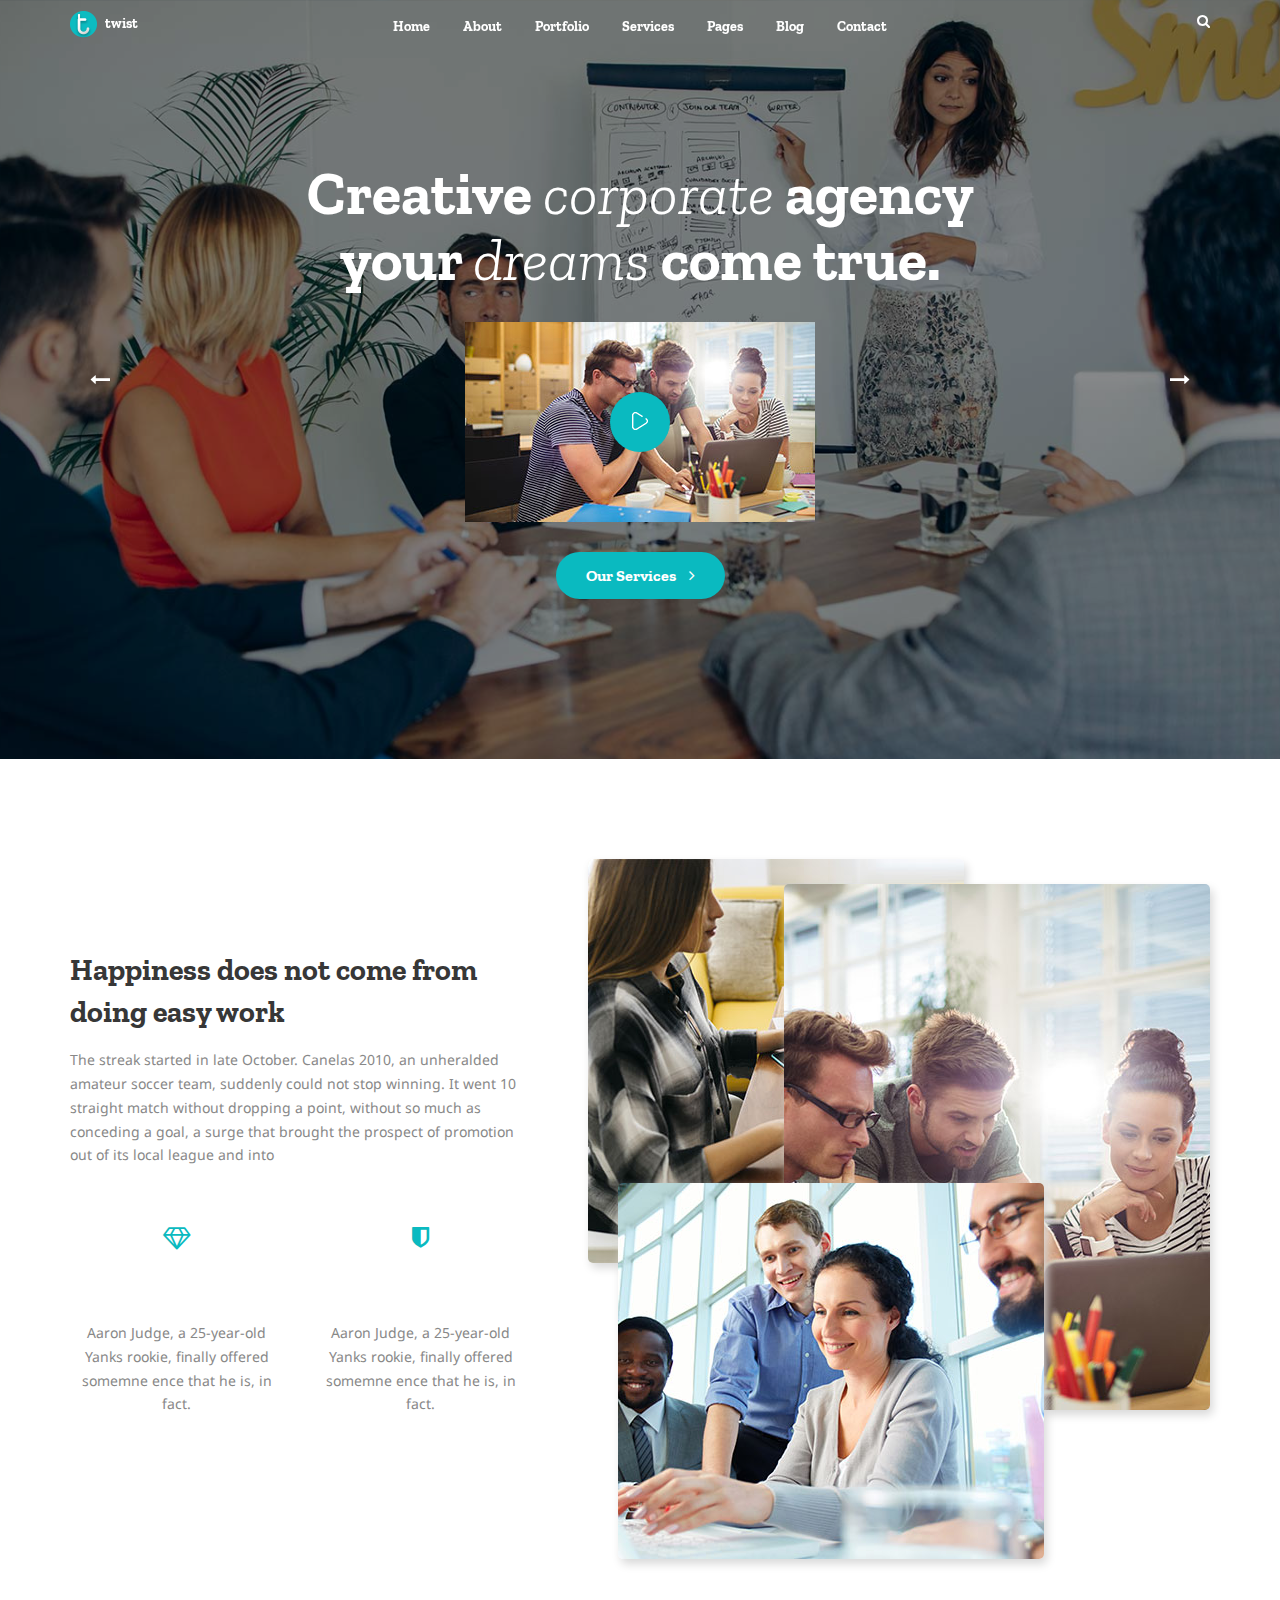
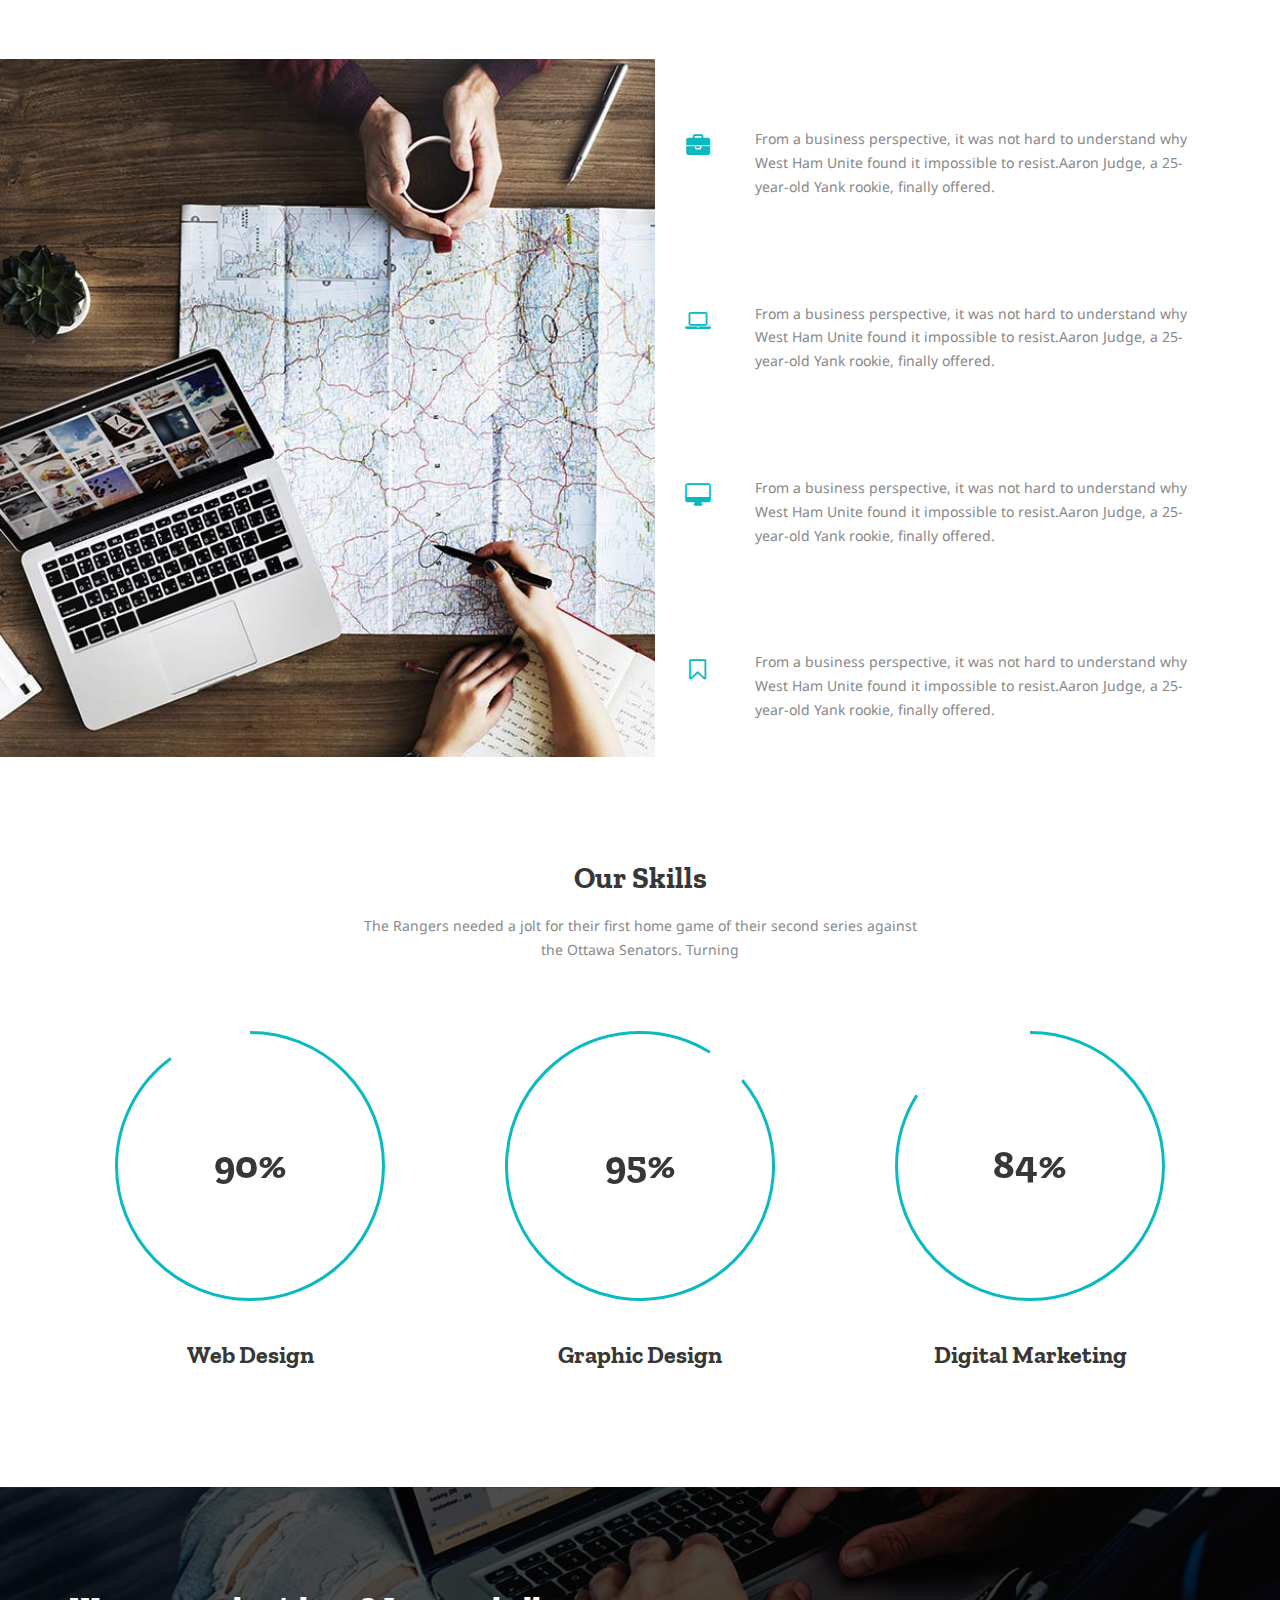
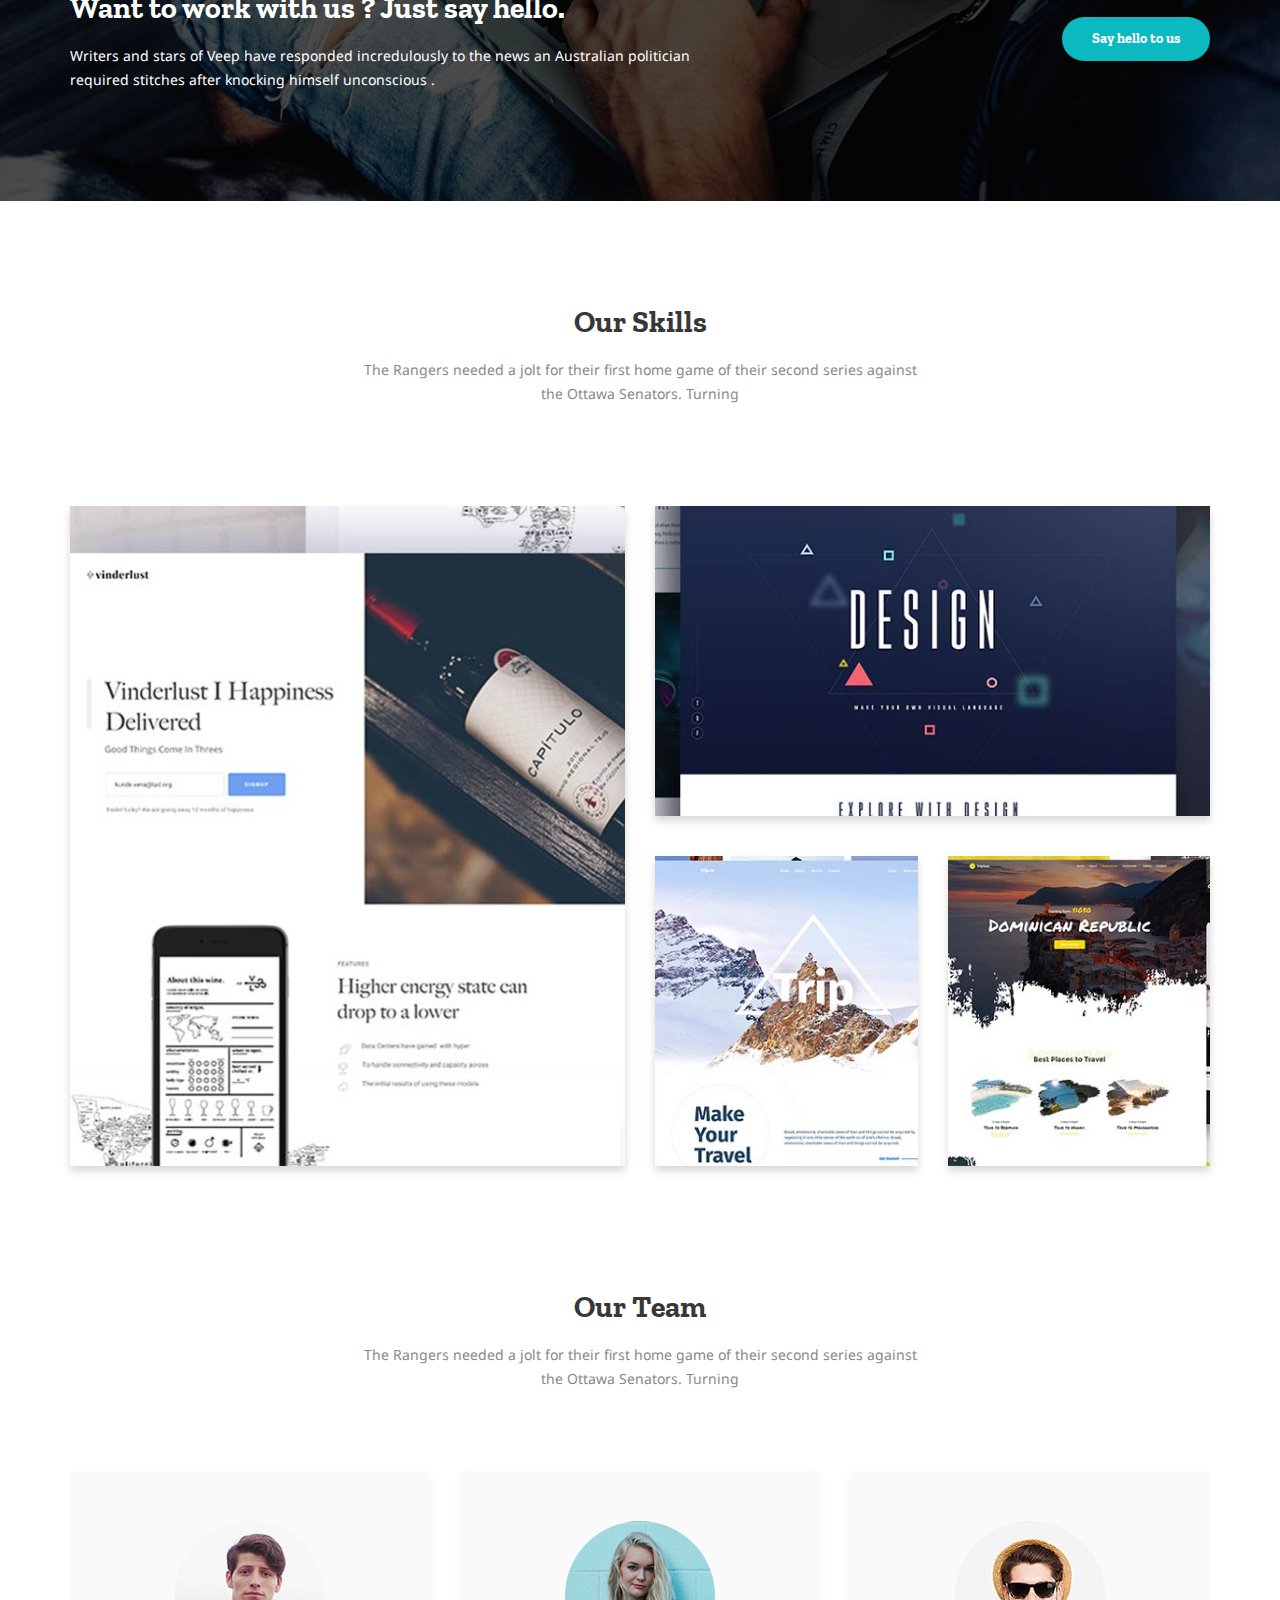
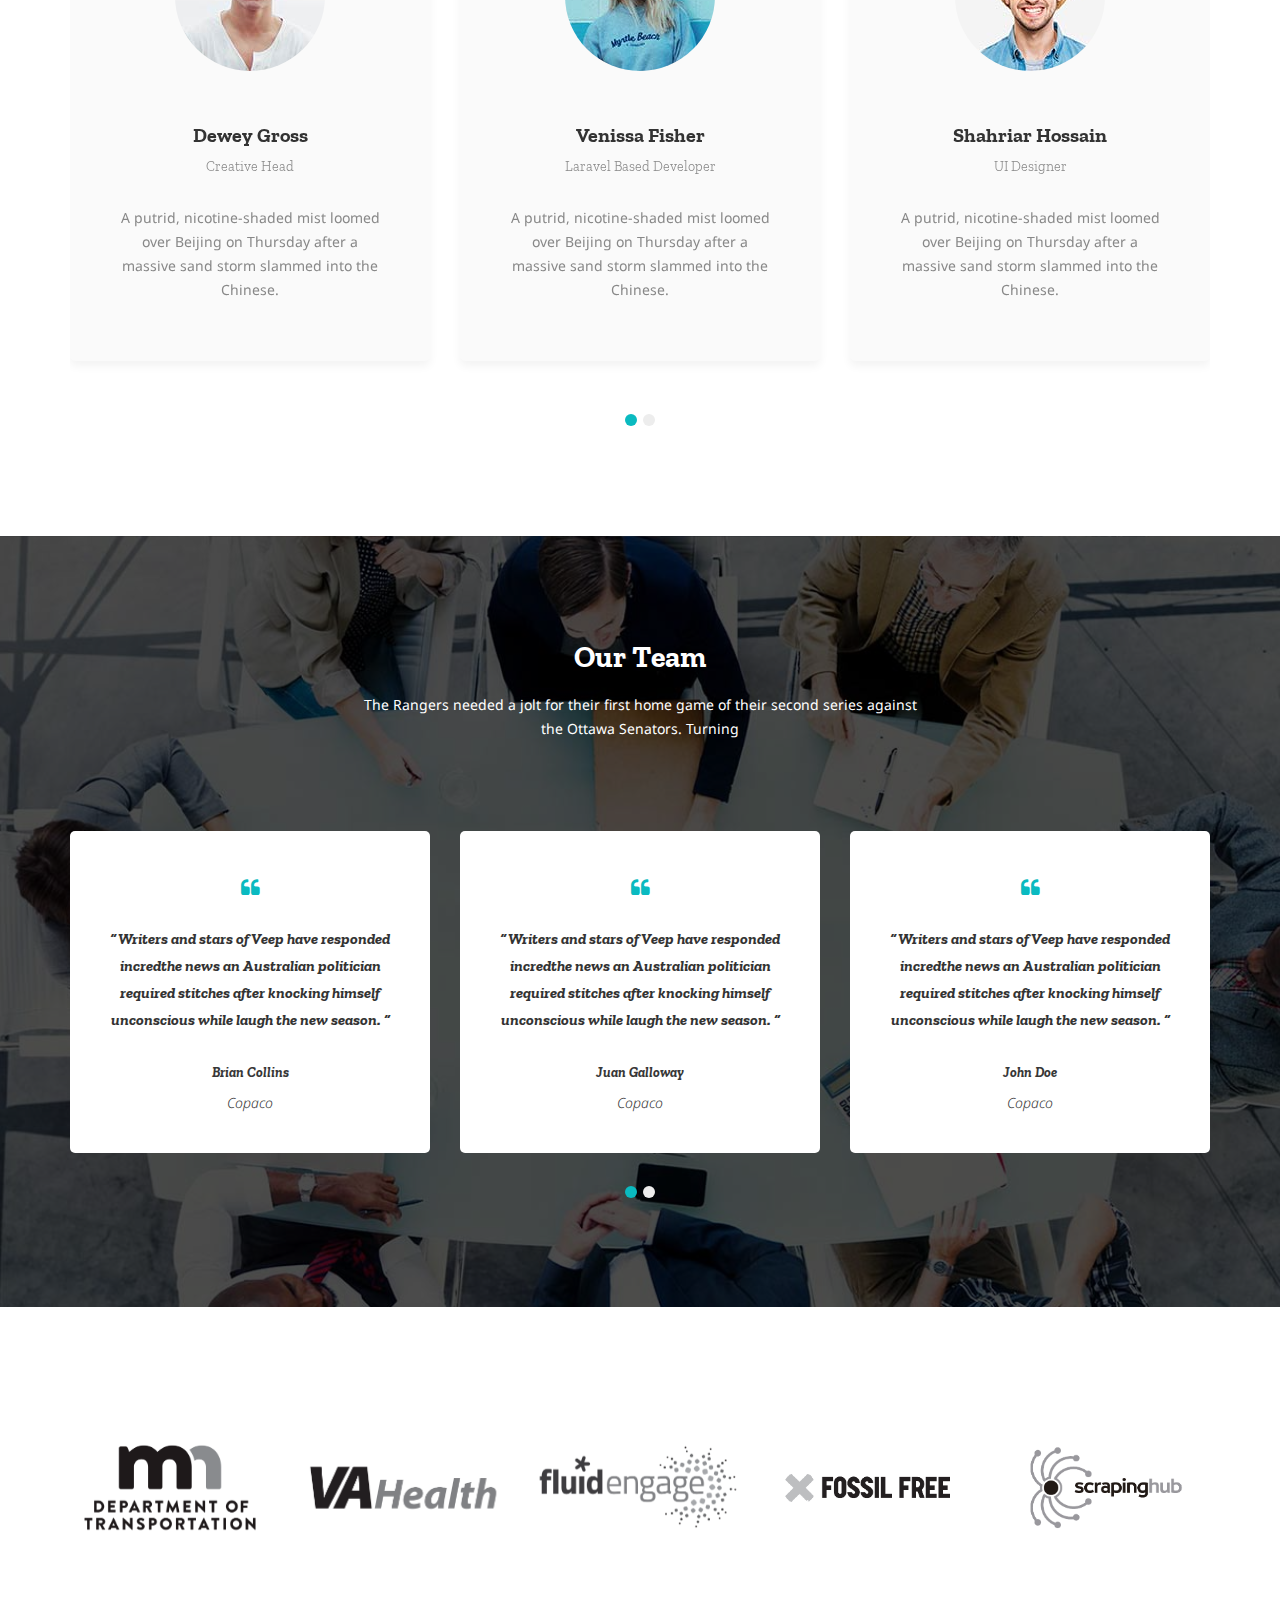
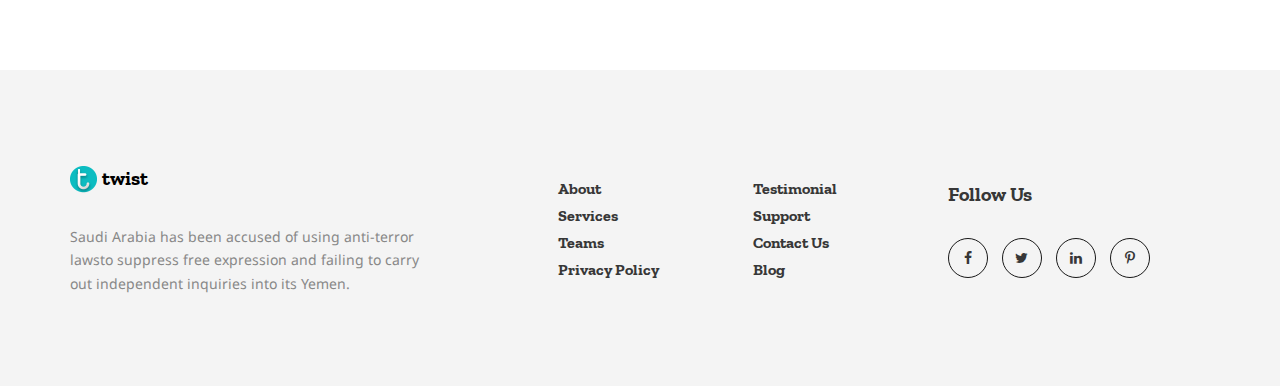
<file: index.html>
<!DOCTYPE html>
<html lang="en">

<head>
    <meta charset="UTF-8">
    <meta http-equiv="X-UA-Compatible" content="IE=edge">
    <meta name="viewport" content="width=device-width, initial-scale=1">
    <title>Twist</title>
    <link rel="stylesheet" href="assets/css/font-awesome.min.css">
    <link rel="stylesheet" href="assets/css/bootstrap.min.css">
    <link rel="stylesheet" href="assets/css/animate.min.css">
    <link rel="stylesheet" href="assets/css/animate.min.css">
    <link rel="stylesheet" href="assets/css/owl.carousel.min.css">
    <link rel="stylesheet" href="assets/css/modal-video.min.css">
    <link rel="stylesheet" href="assets/css/slicknav.min.css">
    <link rel="stylesheet" href="assets/css/style.css">
    <link rel="stylesheet" href="assets/css/responsive.css">
</head>

<body>
    <!-- Header Section -->
    <div class="header-area absolute-header">
        <div class="container">
            <div class="row">
                <div class="col-md-2 col-xs-4 text-left">
                    <div class="logo">
                        <a href=""><img src="assets/img/logo-icon.png" alt=""> twist</a>
                    </div>
                </div>
                <div class="col-md-8 col-xs-4  text-center">
                    <div class="mobile-menu"></div>
                    <div class="main-menu text-center">
                        <ul id="menu">
                            <li><a href="index.html">Home</a>
                                <ul>
                                    <li><a href="index.html">Homepage 1</a></li>
                                    <li><a href="home-2.html">Homepage 2</a></li>
                                </ul>
                            </li>
                            <li><a href="about-us.html">About</a>
                                <ul>
                                    <li><a href="our-team.html">Our Team</a></li>
                                    <li><a href="faq.html">Friquently Asked Questions</a></li>
                                    <li><a href="testimonial.html">Testimonials</a></li>
                                </ul>
                            </li>
                            <li><a href="portfolio.html">Portfolio</a>
                                <ul>
                                    <li><a href="portfolio.html">Portfolio</a></li>
                                    <li><a href="project-details.html">Portfolio Details</a></li>
                                </ul>
                            </li>
                            <li><a href="services.html">Services</a>
                                <ul>
                                    <li><a href="services.html">Services</a></li>
                                    <li><a href="single-service.html">Service Details</a></li>
                                </ul>
                            </li>
                            <li class="mega-menu"><a href="">Pages</a>
                                <ul>
                                    <li class="row">
                                        <div class="col-md-3">
                                            <h5>Main pages</h5>
                                            <ul>
                                                <li><a href="index.html">Homepage</a></li>
                                                <li><a href="about-us.html">About</a></li>
                                                <li><a href="services.html">Services</a></li>
                                                <li><a href="portfolio.html">Portfolio</a></li>
                                                <li><a href="contact.html">Contact</a>
                                            </ul>
                                        </div>
                                        <div class="col-md-3">
                                            <h5>Other pages</h5>
                                            <ul>
                                                <li><a href="our-team.html">Our Team</a></li>
                                                <li><a href="faq.html">Friquently Asked Questions</a></li>
                                                <li><a href="testimonial.html">Testimonials</a></li>
                                                <li><a href="blog.html">Blog</a></li>
                                                <li><a href="blog-details.html">Blog Details</a></li>
                                            </ul>
                                        </div>
                                        <div class="col-md-3">
                                            <h5>Special pages</h5>
                                            <ul>
                                                <li><a href="404.html">404 Page</a></li>
                                                <li><a href="faq.html">Friquently Asked Questions</a></li>
                                                <li><a href="our-team.html">Our Members</a></li>
                                                <li><a href="services.html">Services we offer</a></li>
                                                <li><a href="contact.html">Contact with us</a></li>
                                                <li><a href="project-details.html">Single Portfolio</a>
                                            </ul>
                                        </div>
                                        <div class="col-md-3">
                                            <h5>Other Links</h5>
                                            <ul>
                                                <li><a href="http://themeforest.com" target="_blank">Themeforest</a></li>
                                                <li><a href="http://graphicriver.com" target="_blank">Graphicriver</a></li>
                                                <li><a href="our-team.html">Our Members</a></li>
                                                <li><a href="services.html">Services we offer</a></li>
                                                <li><a href="contact.html">Contact with us</a></li>
                                                <li><a href="project-details.html">Single Portfolio</a>
                                            </ul>
                                        </div>
                                        </li>
                                </ul>
                                </li>
                                <li><a href="blog.html">Blog</a>
                                    <ul>
                                        <li><a href="blog.html">Blog</a></li>
                                        <li><a href="blog-details.html">Blog Details</a></li>
                                    </ul>
                                </li>
                                <li><a href="contact.html">Contact</a></li>
                        </ul>
                    </div>
                </div>
                <div class="col-md-2  col-xs-4 text-right">
                    <span class="search-icon"><i class="fa fa-search"></i></span>
                </div>
            </div>
        </div>
    </div>
    <!-- Hero Section -->
    <div class="homepage-slider owl-carousel">
        <div class="single-slide slide-bg-1">
            <div class="container">
                <div class="row">
                    <div class="col-md-8 col-md-offset-2">
                        <div class="silde-content text-center">
                            <h2>Creative <span>corporate</span> agency<br>
                                your <span>dreams</span> come true.</h2>
                            <a href="#" data-video-id='zCNCVXjctJc'  class="slide-video">
                                    <img src="assets/img/video-1.jpg" alt="" class="video-play">
                                    <span class="play-icon">
                                        <img src="assets/img/play-icon.png" alt="">
                                    </span>
                            </a>
                            <a href="services.html" class="boxed-btn">Our Services <i class="fa fa-angle-right"></i></a>
                        </div>
                    </div>
                </div>
            </div>
        </div>
        <div class="single-slide slide-bg-2">
            <div class="container">
                <div class="row">
                    <div class="col-md-8 col-md-offset-2">
                        <div class="silde-content text-center">
                            <h2>Quotes <span>vous</span> conseille <br> 
                            accompagne <span>pour</span> que vous.</h2>
                            <a href="#" data-video-id='zCNCVXjctJc' class="slide-video">
                                    <img src="assets/img/video-2.jpg" alt="" class="video-play">
                                    <span class="play-icon">
                                        <img src="assets/img/play-icon.png" alt="">
                                    </span>
                                </a>
                            <a href="about-us.html" class="boxed-btn">Explore Our Skills <i class="fa fa-angle-right"></i></a>
                        </div>
                    </div>
                </div>
            </div>
        </div>
        <div class="single-slide slide-bg-3">
            <div class="container">
                <div class="row">
                    <div class="col-md-8 col-md-offset-2">
                        <div class="silde-content text-center">
                            <h2>Great  <span>things</span> in business are <br>
                                never <span>done</span> by one person.</h2>
                            <a href="#" data-video-id='zCNCVXjctJc' href="#" class="slide-video">
                                    <img src="assets/img/video-3.jpg" alt="" class="video-play">
                                    <span class="play-icon">
                                        <img src="assets/img/play-icon.png" alt="">
                                    </span>
                                </a>
                            <a href="contact.html" class="boxed-btn">Get a Quote <i class="fa fa-angle-right"></i></a>
                        </div>
                    </div>
                </div>
            </div>
        </div>
    </div>
    <!-- Promo Section -->
    <div class="section-padding">
        <div class="container">
            <div class="row">
                <div class="col-md-5">
                    <div class="spacer-90 hidden-xs hidden-sm "></div>
                    <h2>Happiness does not come from doing easy work</h2>
                    <p>The streak started in late October. Canelas 2010, an unheralded amateur soccer team, suddenly could not stop winning. It went 10 straight match without dropping a point, without so much as conceding a goal, a surge that brought the prospect of promotion out of its local league and into</p>
                    <div class="row">
                        <div class="col-md-6 text-center">
                            <div class="promo-icon">
                                <i class="fa fa-diamond"></i>
                            </div>
                            <h4>Pixel Perfect Design</h4>
                            <p>Aaron Judge, a 25-year-old Yanks rookie, finally offered somemne ence that he is, in fact.</p>
                        </div>
                        <div class="col-md-6 text-center">
                            <div class="promo-icon">
                                <i class="fa fa-shield"></i>
                            </div>
                            <h4>Pixel Perfect Design</h4>
                            <p>Aaron Judge, a 25-year-old Yanks rookie, finally offered somemne ence that he is, in fact.</p>
                        </div>
                    </div>
                </div>
                <div class="col-md-7">
                    <div class="promo-gallery-tile">
                        <img src="assets/img/gallery-tile-1.jpg" alt="">
                        <img src="assets/img/gallery-tile-2.jpg" alt="">
                        <img src="assets/img/gallery-tile-3.jpg" alt="">
                    </div>
                </div>
            </div>
        </div>
    </div>
    <!-- Service Section -->
    <div class="service-bg">
        <div class="container">
            <div class="row">
                <div class="col-md-6 col-md-offset-6">
                    <a href="" class="service-item">
                        <div class="service-icon">
                            <div class="service-icon-table">
                                <div class="service-icon-cell">
                                    <i class="fa fa-briefcase"></i>
                                </div>
                            </div>
                        </div>
                        <h4>Digital Marketing</h4>
                        <p>From a business perspective, it was not hard to understand why West Ham Unite found it impossible to resist.Aaron Judge, a 25-year-old Yank rookie, finally offered.</p>
                    </a>
                    <a href="" class="service-item">
                        <div class="service-icon">
                            <div class="service-icon-table">
                                <div class="service-icon-cell">
                                    <i class="fa fa-laptop"></i>
                                </div>
                            </div>
                        </div>
                        <h4>Web Development</h4>
                        <p>From a business perspective, it was not hard to understand why West Ham Unite found it impossible to resist.Aaron Judge, a 25-year-old Yank rookie, finally offered.</p>
                    </a>
                    <a href="" class="service-item">
                        <div class="service-icon">
                            <div class="service-icon-table">
                                <div class="service-icon-cell">
                                    <i class="fa fa-desktop"></i>
                                </div>
                            </div>
                        </div>
                        <h4>Graphic Design</h4>
                        <p>From a business perspective, it was not hard to understand why West Ham Unite found it impossible to resist.Aaron Judge, a 25-year-old Yank rookie, finally offered.</p>
                    </a>
                    <a href="" class="service-item">
                        <div class="service-icon">
                            <div class="service-icon-table">
                                <div class="service-icon-cell">
                                    <i class="fa fa-bookmark-o"></i>
                                </div>
                            </div>
                        </div>
                        <h4>Branding</h4>
                        <p>From a business perspective, it was not hard to understand why West Ham Unite found it impossible to resist.Aaron Judge, a 25-year-old Yank rookie, finally offered.</p>
                    </a>
                </div>
            </div>
        </div>
    </div>
    <!-- Skills Section -->
    <div class="section-padding">
        <div class="container">
            <div class="row">
                <div class="col-md-6 col-md-offset-3 text-center">
                    <h2>Our Skills</h2>
                    <p>The Rangers needed a jolt for their first home game of their second series against the Ottawa Senators. Turning </p>
                </div>
            </div>
            <div class="row">
                <div class="col-md-4">
                    <div class="single-progress-bar text-center">
                        <div class="single-counter" id="webdesign-bar">
                            <span class="count-number"></span>
                        </div>
                        <h3>Web Design</h3>
                    </div>
                </div>
                <div class="col-md-4">
                    <div class="single-progress-bar text-center">
                        <div class="single-counter" id="grphicdesign-bar">
                            <span class="count-number"></span>
                        </div>
                        <h3>Graphic Design</h3>
                    </div>
                </div>
                <div class="col-md-4">
                    <div class="single-progress-bar text-center">
                        <div class="single-counter" id="digital-marketing-bar">
                            <span class="count-number"></span>
                        </div>
                        <h3>Digital Marketing</h3>
                    </div>
                </div>
            </div>
        </div>
    </div>
    <!-- CTA Section -->
    <div class="section-padding cta-bg-1 black-overlay">
        <div class="container">
            <div class="row">
                <div class="col-md-7">
                    <h2>Want to work with us ?  Just say hello.</h2>
                    <p>Writers and stars of Veep have responded incredulously to the news an Australian politician required stitches after knocking himself unconscious .</p>
                </div>
                <div class="col-md-5 text-right mobile-left">
                    <div class="spacer-25"></div>
                    <a href="contact.html" class="boxed-btn">Say hello to us</a>
                </div>
            </div>
        </div>
    </div>
    <!-- Portfolio Section -->
    <div class="section-padding">
        <div class="container">
            <div class="row">
                <div class="col-md-6 col-md-offset-3 text-center">
                    <h2>Our Skills</h2>
                    <p>The Rangers needed a jolt for their first home game of their second series against the Ottawa Senators. Turning </p>
                    <div class="spacer-70"></div>
                </div>
            </div>
            <div class="row">
                <div class="col-md-6 col-sm-6">
                    <div class="single-portfolio-item big portfolio-bg-1">
                        <div class="portfolio-content-hover">
                            <div class="portfolio-content-table">
                                <div class="portfolio content-tablecell">
                                    <a href="project-details.html"><i class="fa fa-eye"></i></a>
                                    <h3>Project Design</h3>
                                </div>
                            </div>
                        </div>
                    </div>
                </div>
                <div class="col-md-6 col-sm-6">
                    <div class="single-portfolio-item portfolio-bg-2">
                        <div class="portfolio-content-hover">
                            <div class="portfolio-content-table">
                                <div class="portfolio content-tablecell">
                                    <a href="project-details.html"><i class="fa fa-eye"></i></a>
                                    <h3>Project Design</h3>
                                </div>
                            </div>
                        </div>
                    </div>
                </div>
                <div class="col-md-3 col-sm-3">
                    <div class="single-portfolio-item portfolio-bg-3">
                        <div class="portfolio-content-hover">
                            <div class="portfolio-content-table">
                                <div class="portfolio content-tablecell">
                                    <a href="project-details.html"><i class="fa fa-eye"></i></a>
                                    <h3>Project Design</h3>
                                </div>
                            </div>
                        </div>
                    </div>
                </div>
                <div class="col-md-3 col-sm-3">
                    <div class="single-portfolio-item portfolio-bg-4">
                        <div class="portfolio-content-hover">
                            <div class="portfolio-content-table">
                                <div class="portfolio content-tablecell">
                                    <a href="project-details.html"><i class="fa fa-eye"></i></a>
                                    <h3>Project Design</h3>
                                </div>
                            </div>
                        </div>
                    </div>
                </div>
            </div>
        </div>
    </div>
    <!-- Team Section -->
    <div class="section-padding no-padding-top">
        <div class="container">
            <div class="row">
                <div class="col-md-6 col-md-offset-3 text-center">
                    <h2>Our Team</h2>
                    <p>The Rangers needed a jolt for their first home game of their second series against the Ottawa Senators. Turning </p>
                </div>
            </div>
            <div class="row">
                <div class="col-md-12">
                    <div class="team-list owl-carousel">
                        <div class="single-team-member">
                            <img src="assets/img/team-member-1.jpg" alt="">
                            <h4>Dewey  Gross <span>Creative Head</span></h4>
                            <p>A putrid, nicotine-shaded mist loomed over Beijing on Thursday after a massive sand storm slammed into the Chinese.</p>
                        </div>
                        <div class="single-team-member">
                            <img src="assets/img/team-member-2.jpg" alt="">
                            <h4>Venissa Fisher <span>Laravel Based Developer</span></h4>
                            <p>A putrid, nicotine-shaded mist loomed over Beijing on Thursday after a massive sand storm slammed into the Chinese.</p>
                        </div>
                        <div class="single-team-member">
                            <img src="assets/img/team-member-3.jpg" alt="">
                            <h4>Shahriar Hossain<span>UI Designer</span></h4>
                            <p>A putrid, nicotine-shaded mist loomed over Beijing on Thursday after a massive sand storm slammed into the Chinese.</p>
                        </div>
                        <div class="single-team-member">
                            <img src="assets/img/team-member-1.jpg" alt="">
                            <h4>Dewey  Gross <span>Creative Head</span></h4>
                            <p>A putrid, nicotine-shaded mist loomed over Beijing on Thursday after a massive sand storm slammed into the Chinese.</p>
                        </div>
                        <div class="single-team-member">
                            <img src="assets/img/team-member-2.jpg" alt="">
                            <h4>Venissa Fisher <span>Laravel Based Developer</span></h4>
                            <p>A putrid, nicotine-shaded mist loomed over Beijing on Thursday after a massive sand storm slammed into the Chinese.</p>
                        </div>
                        <div class="single-team-member">
                            <img src="assets/img/team-member-3.jpg" alt="">
                            <h4>Shahriar Hossain<span>UI Designer</span></h4>
                            <p>A putrid, nicotine-shaded mist loomed over Beijing on Thursday after a massive sand storm slammed into the Chinese.</p>
                        </div>
                    </div>
                </div>
            </div>
        </div>
    </div>
    <!-- Testimonial Section -->
    <div class="section-padding section-bg-2  black-overlay">
        <div class="container">
            <div class="row">
                <div class="col-md-6 col-md-offset-3 text-center">
                    <h2>Our Team</h2>
                    <p>The Rangers needed a jolt for their first home game of their second series against the Ottawa Senators. Turning </p>
                </div>
            </div>
            <div class="row">
                <div class="col-md-12">
                    <div class="testimonial-list owl-carousel">
                        <div class="single-testimonial">
                            <div class="qoute"><i class="fa fa-quote-left"></i></div>
                            <p>“ Writers and stars of Veep have responded incredthe news an Australian politician required stitches after knocking himself unconscious while laugh the new season. ”</p>
                            <h5>Brian Collins <span>Copaco</span></h5>
                        </div>
                        <div class="single-testimonial">
                            <div class="qoute"><i class="fa fa-quote-left"></i></div>
                            <p>“ Writers and stars of Veep have responded incredthe news an Australian politician required stitches after knocking himself unconscious while laugh the new season. ”</p>
                            <h5>Juan Galloway <span>Copaco</span></h5>
                        </div>
                        <div class="single-testimonial">
                            <div class="qoute"><i class="fa fa-quote-left"></i></div>
                            <p>“ Writers and stars of Veep have responded incredthe news an Australian politician required stitches after knocking himself unconscious while laugh the new season. ”</p>
                            <h5>John Doe <span>Copaco</span></h5>
                        </div>
                        <div class="single-testimonial">
                            <div class="qoute"><i class="fa fa-quote-left"></i></div>
                            <p>“ Writers and stars of Veep have responded incredthe news an Australian politician required stitches after knocking himself unconscious while laugh the new season. ”</p>
                            <h5>Brian Doe <span>Copaco</span></h5>
                        </div>
                    </div>
                </div>
            </div>
        </div>
    </div>
    <!-- Testimonial Section -->
    <div class="section-padding">
        <div class="container">
            <div class="row">
                <div class="col-md-12">
                    <div class="brand-list owl-carousel">
                        <div class="single-brand">
                            <div class="brand-img-inner">
                                <img src="assets/img/1.png" alt="">
                            </div>
                        </div>
                        <div class="single-brand">
                            <div class="brand-img-inner">
                                <img src="assets/img/2.png" alt="">
                            </div>
                        </div>
                        <div class="single-brand">
                            <div class="brand-img-inner">
                                <img src="assets/img/3.png" alt="">
                            </div>
                        </div>
                        <div class="single-brand">
                            <div class="brand-img-inner">
                                <img src="assets/img/4.png" alt="">
                            </div>
                        </div>
                        <div class="single-brand">
                            <div class="brand-img-inner">
                                <img src="assets/img/5.png" alt="">
                            </div>
                        </div>
                        <div class="single-brand">
                            <div class="brand-img-inner">
                                <img src="assets/img/6.png" alt="">
                            </div>
                        </div>
                        <div class="single-brand">
                            <div class="brand-img-inner">
                                <img src="assets/img/7.png" alt="">
                            </div>
                        </div>
                    </div>
                </div>
            </div>
        </div>
    </div>
    <!-- Footer Section -->
    <div class="footer">
        <div class="container">
            <div class="row">
                <div class="col-md-4">
                    <div class="logo">
                        <a href="index.html">
                            <img src="assets/img/logo-icon.png" alt="">twist
                        </a>
                    </div>
                    <p>Saudi Arabia has been accused of using anti-terror lawsto suppress free expression and failing to carry out independent inquiries into its Yemen.</p>
                </div>
                <div class="col-md-2 col-md-offset-1 col-sm-4">
                    <div class="footer-link">
                        <ul>
                            <li><a href="about-us.html">About</a></li>
                            <li><a href="services.html">Services</a></li>
                            <li><a href="our-team.html">Teams</a></li>
                            <li><a href="404.html">Privacy Policy</a></li>
                        </ul>
                    </div>
                </div>
                <div class="col-md-2 col-sm-4">
                    <div class="footer-link">
                        <ul>
                            <li><a href="testimonial.html">Testimonial</a></li>
                            <li><a href="our-team.html">Support</a></li>
                            <li><a href="contact.html">Contact Us</a></li>
                            <li><a href="blog.html">Blog</a></li>
                        </ul>
                    </div>
                </div>
                <div class="col-md-3 col-sm-4">
                    <div class="social-link">
                        <h4>Follow Us</h4>
                        <a href="#"><i class="fa fa-facebook"></i></a>
                        <a href="#"><i class="fa fa-twitter"></i></a>
                        <a href="#"><i class="fa fa-linkedin"></i></a>
                        <a href="#"><i class="fa fa-pinterest-p"></i></a>
                    </div>
                </div>
            </div>
        </div>
    </div>
    <script src="assets/js/jquery1.12.4.min.js"></script>
    <script src="assets/js/owl.carousel.min.js"></script>
    <script src="assets/js/bootstrap.min.js"></script>
    <script src="assets/js/jquery-circle-progress.min.1.2.2.js"></script>
    <script src="assets/js/modal-video.min.js"></script>
    <script src="assets/js/isotope.min.3.0.4.js"></script>
    <script src="assets/js/jquery.slicknav.min.js"></script>
    <script src="assets/js/scripts.js"></script>
</body>

</html>
</file>
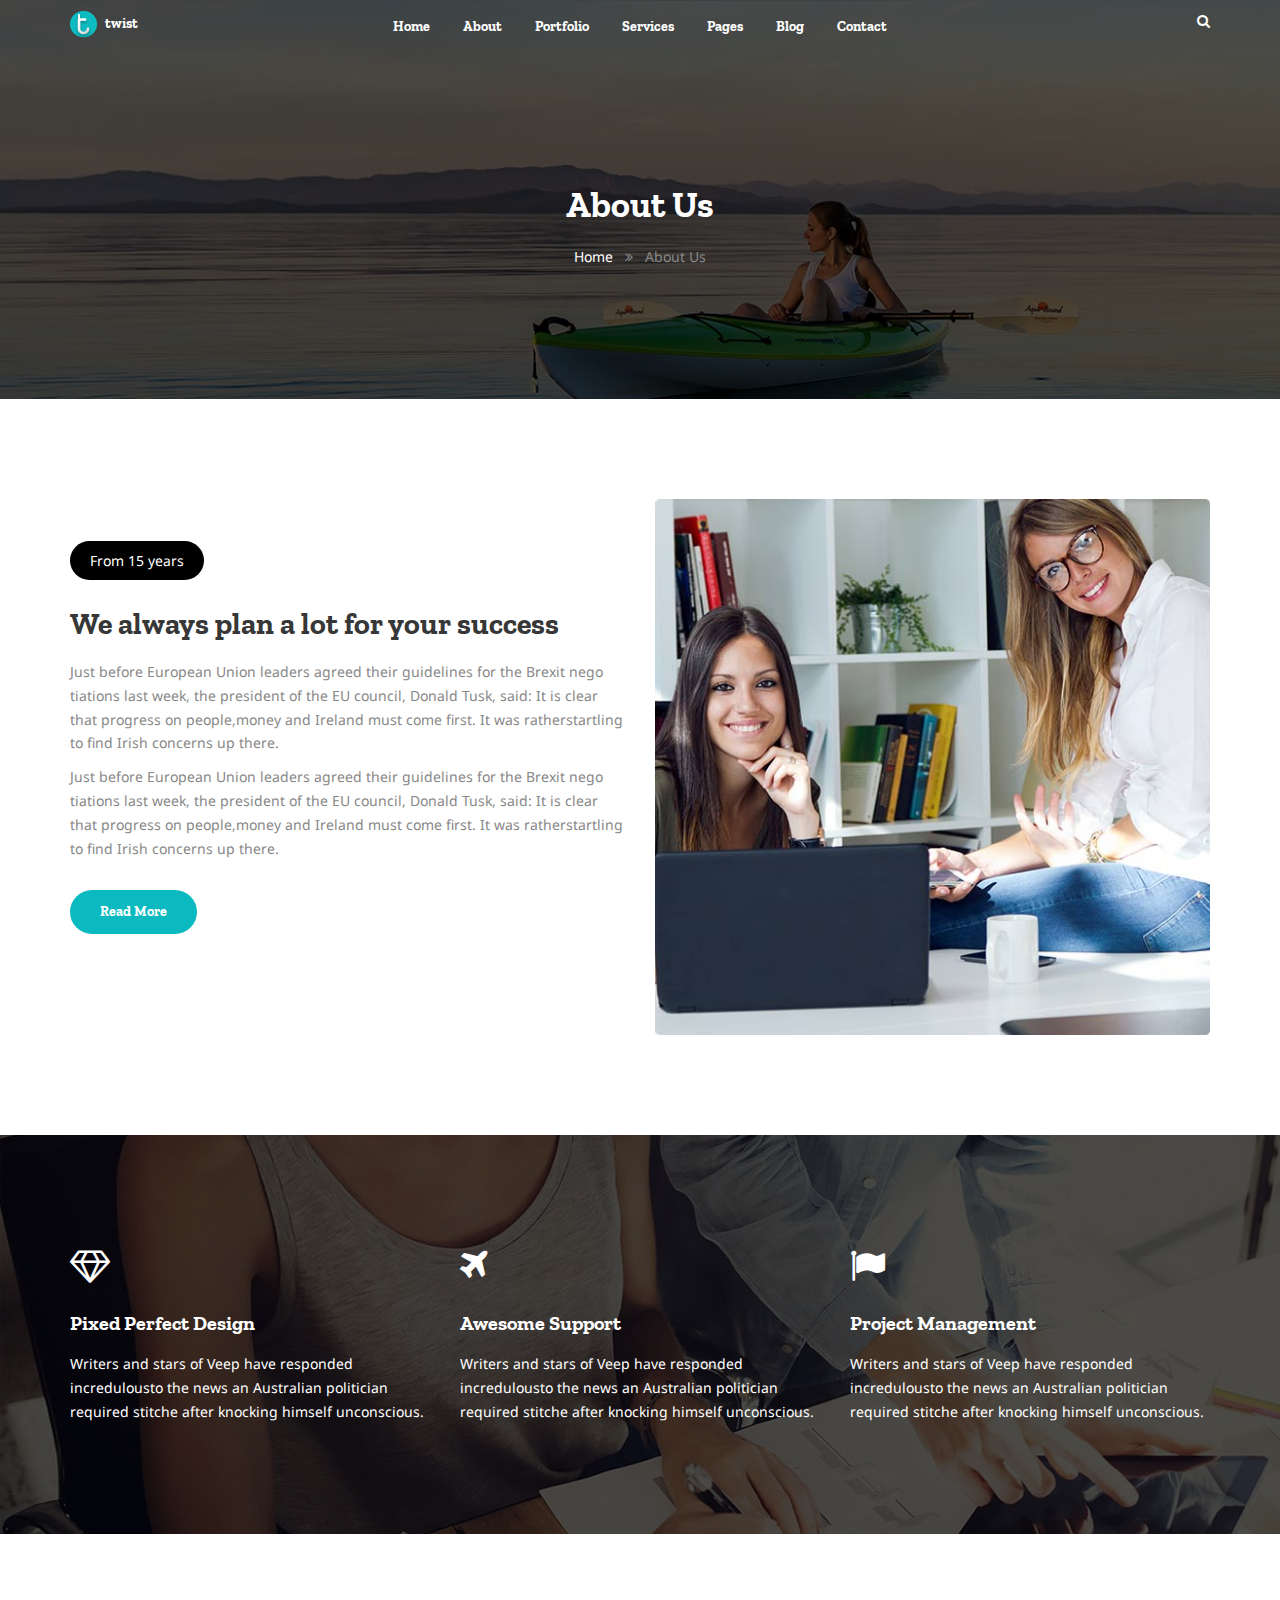
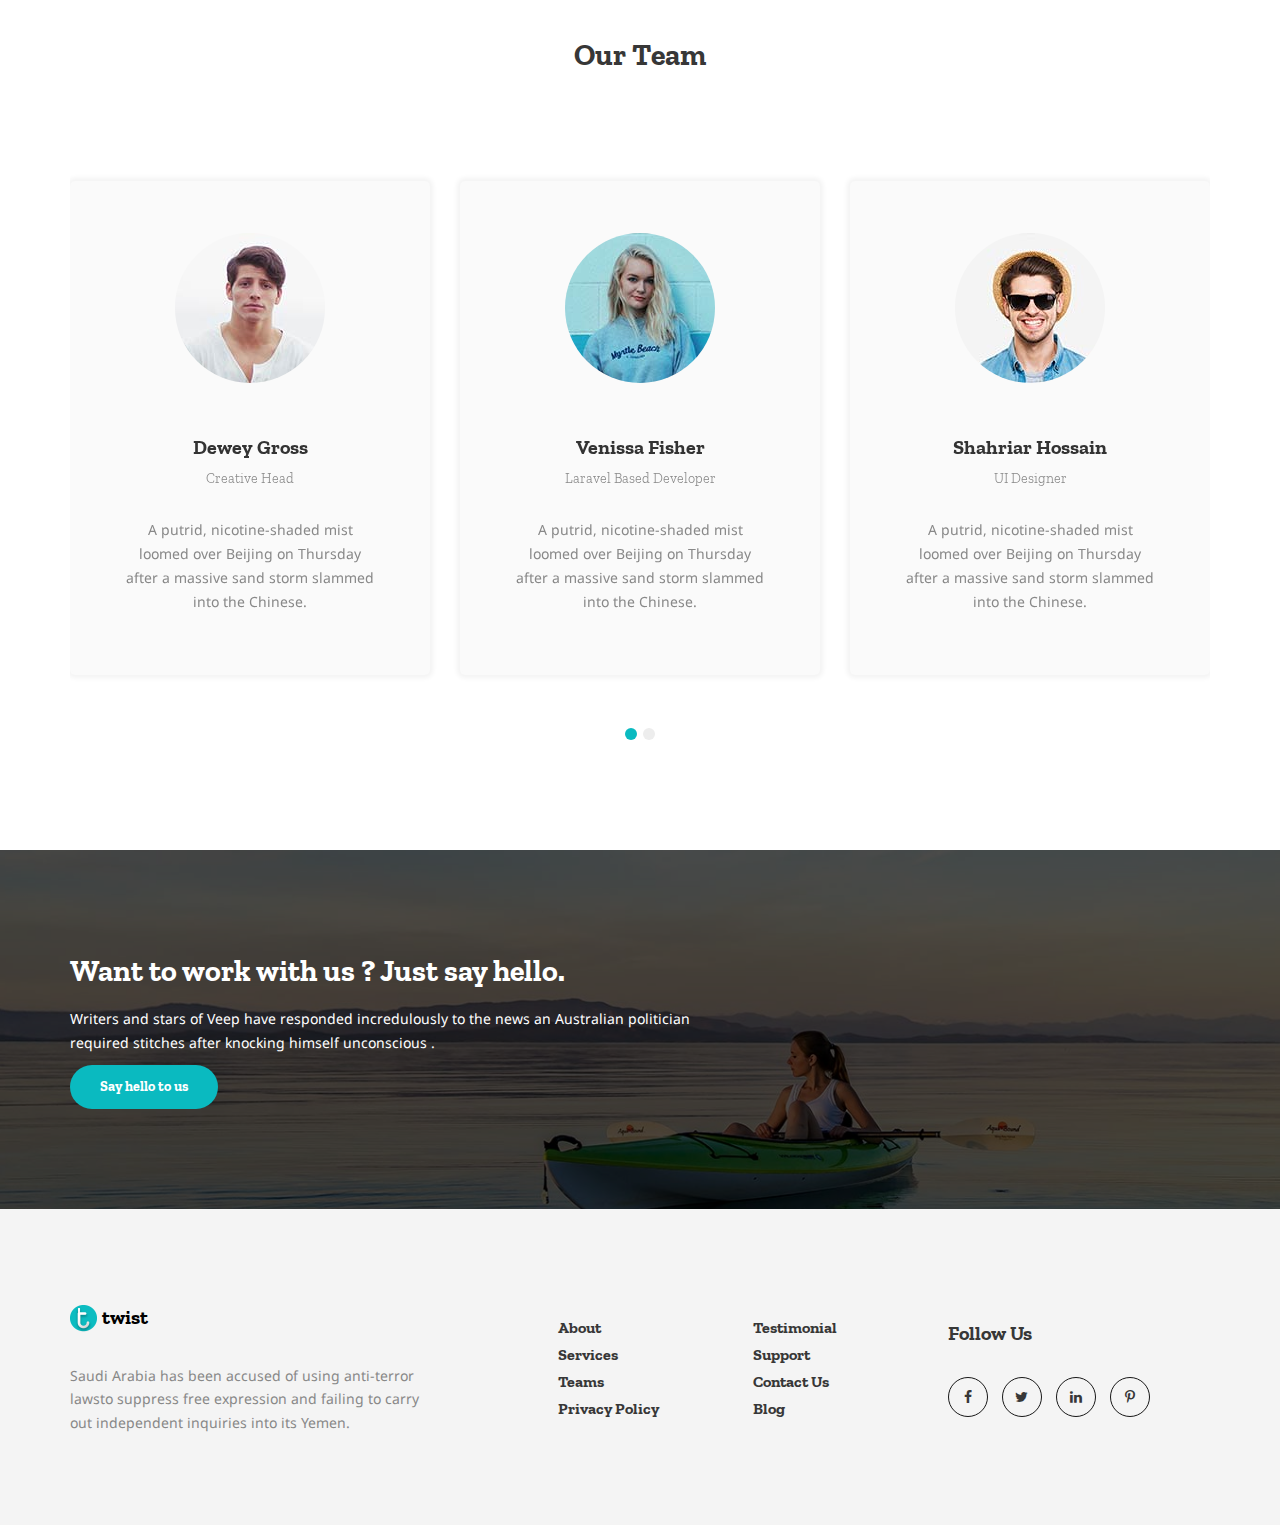
<file: about-us.html>
<!DOCTYPE html>
<html lang="en">

<head>
    <meta charset="UTF-8">
    <meta http-equiv="X-UA-Compatible" content="IE=edge">
    <meta name="viewport" content="width=device-width, initial-scale=1">
    <title>Twist</title>
    <link rel="stylesheet" href="assets/css/font-awesome.min.css">
    <link rel="stylesheet" href="assets/css/bootstrap.min.css">
    <link rel="stylesheet" href="assets/css/animate.min.css">
    <link rel="stylesheet" href="assets/css/animate.min.css">
    <link rel="stylesheet" href="assets/css/owl.carousel.min.css">
    <link rel="stylesheet" href="assets/css/modal-video.min.css">
    <link rel="stylesheet" href="assets/css/slicknav.min.css">
    <link rel="stylesheet" href="assets/css/style.css">
    <link rel="stylesheet" href="assets/css/responsive.css">
</head>

<body>
    <!-- Header Section -->
    <div class="header-area absolute-header">
        <div class="container">
            <div class="row">
                <div class="col-md-2 col-xs-4 text-left">
                    <div class="logo">
                        <a href=""><img src="assets/img/logo-icon.png" alt=""> twist</a>
                    </div>
                </div>
                <div class="col-md-8 col-xs-4  text-center">
                    <div class="mobile-menu"></div>
                    <div class="main-menu text-center">
                        <ul id="menu">
                            <li><a href="index.html">Home</a>
                                <ul>
                                    <li><a href="index.html">Homepage 1</a></li>
                                    <li><a href="home-2.html">Homepage 2</a></li>
                                </ul>
                            </li>
                            <li><a href="about-us.html">About</a>
                                <ul>
                                    <li><a href="our-team.html">Our Team</a></li>
                                    <li><a href="faq.html">Friquently Asked Questions</a></li>
                                    <li><a href="testimonial.html">Testimonials</a></li>
                                </ul>
                            </li>
                            <li><a href="portfolio.html">Portfolio</a>
                                <ul>
                                    <li><a href="portfolio.html">Portfolio</a></li>
                                    <li><a href="project-details.html">Portfolio Details</a></li>
                                </ul>
                            </li>
                            <li><a href="services.html">Services</a>
                                <ul>
                                    <li><a href="services.html">Services</a></li>
                                    <li><a href="single-service.html">Service Details</a></li>
                                </ul>
                            </li>
                            <li class="mega-menu"><a href="">Pages</a>
                                <ul>
                                    <li class="row">
                                        <div class="col-md-3">
                                            <h5>Main pages</h5>
                                            <ul>
                                                <li><a href="index.html">Homepage</a></li>
                                                <li><a href="about-us.html">About</a></li>
                                                <li><a href="services.html">Services</a></li>
                                                <li><a href="portfolio.html">Portfolio</a></li>
                                                <li><a href="contact.html">Contact</a>
                                            </ul>
                                        </div>
                                        <div class="col-md-3">
                                            <h5>Other pages</h5>
                                            <ul>
                                                <li><a href="our-team.html">Our Team</a></li>
                                                <li><a href="faq.html">Friquently Asked Questions</a></li>
                                                <li><a href="testimonial.html">Testimonials</a></li>
                                                <li><a href="blog.html">Blog</a></li>
                                                <li><a href="blog-details.html">Blog Details</a></li>
                                            </ul>
                                        </div>
                                        <div class="col-md-3">
                                            <h5>Special pages</h5>
                                            <ul>
                                                <li><a href="404.html">404 Page</a></li>
                                                <li><a href="faq.html">Friquently Asked Questions</a></li>
                                                <li><a href="our-team.html">Our Members</a></li>
                                                <li><a href="services.html">Services we offer</a></li>
                                                <li><a href="contact.html">Contact with us</a></li>
                                                <li><a href="project-details.html">Single Portfolio</a>
                                            </ul>
                                        </div>
                                        <div class="col-md-3">
                                            <h5>Other Links</h5>
                                            <ul>
                                                <li><a href="http://themeforest.com" target="_blank">Themeforest</a></li>
                                                <li><a href="http://graphicriver.com" target="_blank">Graphicriver</a></li>
                                                <li><a href="our-team.html">Our Members</a></li>
                                                <li><a href="services.html">Services we offer</a></li>
                                                <li><a href="contact.html">Contact with us</a></li>
                                                <li><a href="project-details.html">Single Portfolio</a>
                                            </ul>
                                        </div>
                                        </li>
                                </ul>
                                </li>
                                <li><a href="blog.html">Blog</a>
                                    <ul>
                                        <li><a href="blog.html">Blog</a></li>
                                        <li><a href="blog-details.html">Blog Details</a></li>
                                    </ul>
                                </li>
                                <li><a href="contact.html">Contact</a></li>
                        </ul>
                    </div>
                </div>
                <div class="col-md-2  col-xs-4 text-right">
                    <span class="search-icon"><i class="fa fa-search"></i></span>
                </div>
            </div>
        </div>
    </div>

    <div class="breadcromb-area breadcromb-bg-1 black-overlay">
        <div class="container">
            <div class="row">
                <div class="col-md-12 text-center">
                    <h4>About Us</h4>
                    <a href="index.html">Home</a> <i class="fa fa-angle-double-right"></i> About Us
                </div>
            </div>
        </div>
    </div>


    <div class="section-padding">
        <div class="container">
            <div class="row">
                <div class="col-md-6">
                    <div class="about-txt">
                        <div class="spacer-50"></div>   
                        <span class="service-ticker">From 15 years</span>
                        <div class="margin-t30">
                            <h2>We always plan a lot for your success</h2>
                        </div>
                        <p>Just before European Union leaders agreed their guidelines for the Brexit nego tiations last week, the president of the EU council, Donald Tusk, said: It is clear that progress on people,money and Ireland must come first. It was ratherstartling to find Irish concerns up there.</p>
                        <p>Just before European Union leaders agreed their guidelines for the Brexit nego tiations last week, the president of the EU council, Donald Tusk, said: It is clear that progress on people,money and Ireland must come first. It was ratherstartling to find Irish concerns up there.</p>
                        <a href="blog-details.html" class="boxed-btn">Read More</a>
                    </div>
                </div>
                <div class="col-md-6">
                    <img src="assets/img/about-img-2.jpg" class="rs" alt="">
                </div>
            </div>
        </div>
    </div>

    <div class="section-padding section-bg-3 black-overlay">
        <div class="container">
            <div class="row">
                <div class="col-md-4">
                    <div class="service-icon-2">
                        <i class="fa fa-diamond"></i>
                    </div>
                    <h4>Pixed Perfect Design</h4>
                    <p>Writers and stars of Veep have responded incredulousto the news an Australian politician required stitche after knocking himself unconscious.</p>
                </div>
                <div class="col-md-4">
                    <div class="service-icon-2">
                        <i class="fa fa-plane"></i>
                    </div>
                    <h4>Awesome Support</h4>
                    <p>Writers and stars of Veep have responded incredulousto the news an Australian politician required stitche after knocking himself unconscious.</p>
                </div>
                <div class="col-md-4">
                    <div class="service-icon-2">
                        <i class="fa fa-flag"></i>
                    </div>
                    <h4>Project Management</h4>
                    <p>Writers and stars of Veep have responded incredulousto the news an Australian politician required stitche after knocking himself unconscious.</p>
                </div>
            </div>
        </div>
    </div>

    
    <div class="section-padding">
        <div class="container">
            <div class="row">
                <div class="col-md-12 text-center">
                    <h2>Our Team</h2>
                </div>
            </div>
            <div class="row">
                <div class="col-md-12">
                    <div class="team-list owl-carousel team-2">
                        <div class="single-team-member">
                            <img src="assets/img/team-member-1.jpg" alt="">
                            <h4>Dewey  Gross <span>Creative Head</span></h4>
                            <p>A putrid, nicotine-shaded mist loomed over
                            Beijing on Thursday after a massive sand 
                            storm slammed into the Chinese.</p>
                        </div>
                        <div class="single-team-member">
                            <img src="assets/img/team-member-2.jpg" alt="">
                            <h4>Venissa Fisher <span>Laravel Based Developer</span></h4>
                            <p>A putrid, nicotine-shaded mist loomed over
                            Beijing on Thursday after a massive sand 
                            storm slammed into the Chinese.</p>
                        </div>
                        <div class="single-team-member">
                            <img src="assets/img/team-member-3.jpg" alt="">
                            <h4>Shahriar Hossain<span>UI Designer</span></h4>
                            <p>A putrid, nicotine-shaded mist loomed over
                            Beijing on Thursday after a massive sand 
                            storm slammed into the Chinese.</p>
                        </div>
                        <div class="single-team-member">
                            <img src="assets/img/team-member-1.jpg" alt="">
                            <h4>Dewey  Gross <span>Creative Head</span></h4>
                            <p>A putrid, nicotine-shaded mist loomed over
                            Beijing on Thursday after a massive sand 
                            storm slammed into the Chinese.</p>
                        </div>
                        <div class="single-team-member">
                            <img src="assets/img/team-member-2.jpg" alt="">
                            <h4>Venissa Fisher <span>Laravel Based Developer</span></h4>
                            <p>A putrid, nicotine-shaded mist loomed over
                            Beijing on Thursday after a massive sand 
                            storm slammed into the Chinese.</p>
                        </div>
                        <div class="single-team-member">
                            <img src="assets/img/team-member-3.jpg" alt="">
                            <h4>Shahriar Hossain<span>UI Designer</span></h4>
                            <p>A putrid, nicotine-shaded mist loomed over
                            Beijing on Thursday after a massive sand 
                            storm slammed into the Chinese.</p>
                        </div>
                    </div>
                </div>
            </div>
        </div>
    </div>

    <div class="section-padding cta-bg-2 black-overlay">
        <div class="container">
            <div class="row">
                <div class="col-md-7">
                    <h2>Want to work with us ?  Just say hello.</h2>
                    <p>Writers and stars of Veep have responded incredulously 
                    to the news an Australian politician required stitches after knocking himself 
                    unconscious .</p>
                    <a href="contact.html
                    " class="boxed-btn">Say hello to us</a>
                </div>
            </div>
        </div>
    </div>

    

    <div class="footer gray-bg">
        <div class="container">
            <div class="row">
                <div class="col-md-4">
                    <div class="logo">
                        <a href="index.html">
                            <img src="assets/img/logo-icon.png" alt="">twist
                        </a>
                    </div>
                    <p>Saudi Arabia has been accused of using anti-terror lawsto suppress free expression and failing to carry out independent inquiries into its Yemen.</p>
                </div>
                <div class="col-md-2 col-md-offset-1 col-sm-4">
                    <div class="footer-link">
                        <ul>
                            <li><a href="about-us.html">About</a></li>
                            <li><a href="services.html">Services</a></li>
                            <li><a href="our-team.html">Teams</a></li>
                            <li><a href="404.html">Privacy Policy</a></li>
                        </ul>
                    </div>
                </div>
                <div class="col-md-2 col-sm-4">
                    <div class="footer-link">
                        <ul>
                            <li><a href="testimonial.html">Testimonial</a></li>
                            <li><a href="our-team.html">Support</a></li>
                            <li><a href="contact.html">Contact Us</a></li>
                            <li><a href="blog.html">Blog</a></li>
                        </ul>
                    </div>
                </div>
                <div class="col-md-3 col-sm-4">
                    <div class="social-link">
                        <h4>Follow Us</h4>
                        <a href="#"><i class="fa fa-facebook"></i></a>
                        <a href="#"><i class="fa fa-twitter"></i></a>
                        <a href="#"><i class="fa fa-linkedin"></i></a>
                        <a href="#"><i class="fa fa-pinterest-p"></i></a>
                    </div>
                </div>
            </div>
        </div>
    </div>
    
    

    <script src="assets/js/jquery1.12.4.min.js"></script>
    <script src="assets/js/owl.carousel.min.js"></script>
    <script src="assets/js/bootstrap.min.js"></script>
    <script src="assets/js/jquery-circle-progress.min.1.2.2.js"></script>
    <script src="assets/js/modal-video.min.js"></script>
    <script src="assets/js/isotope.min.3.0.4.js"></script>
    <script src="assets/js/jquery.slicknav.min.js"></script>
    <script src="assets/js/scripts.js"></script>
</body>

</html>
</file>
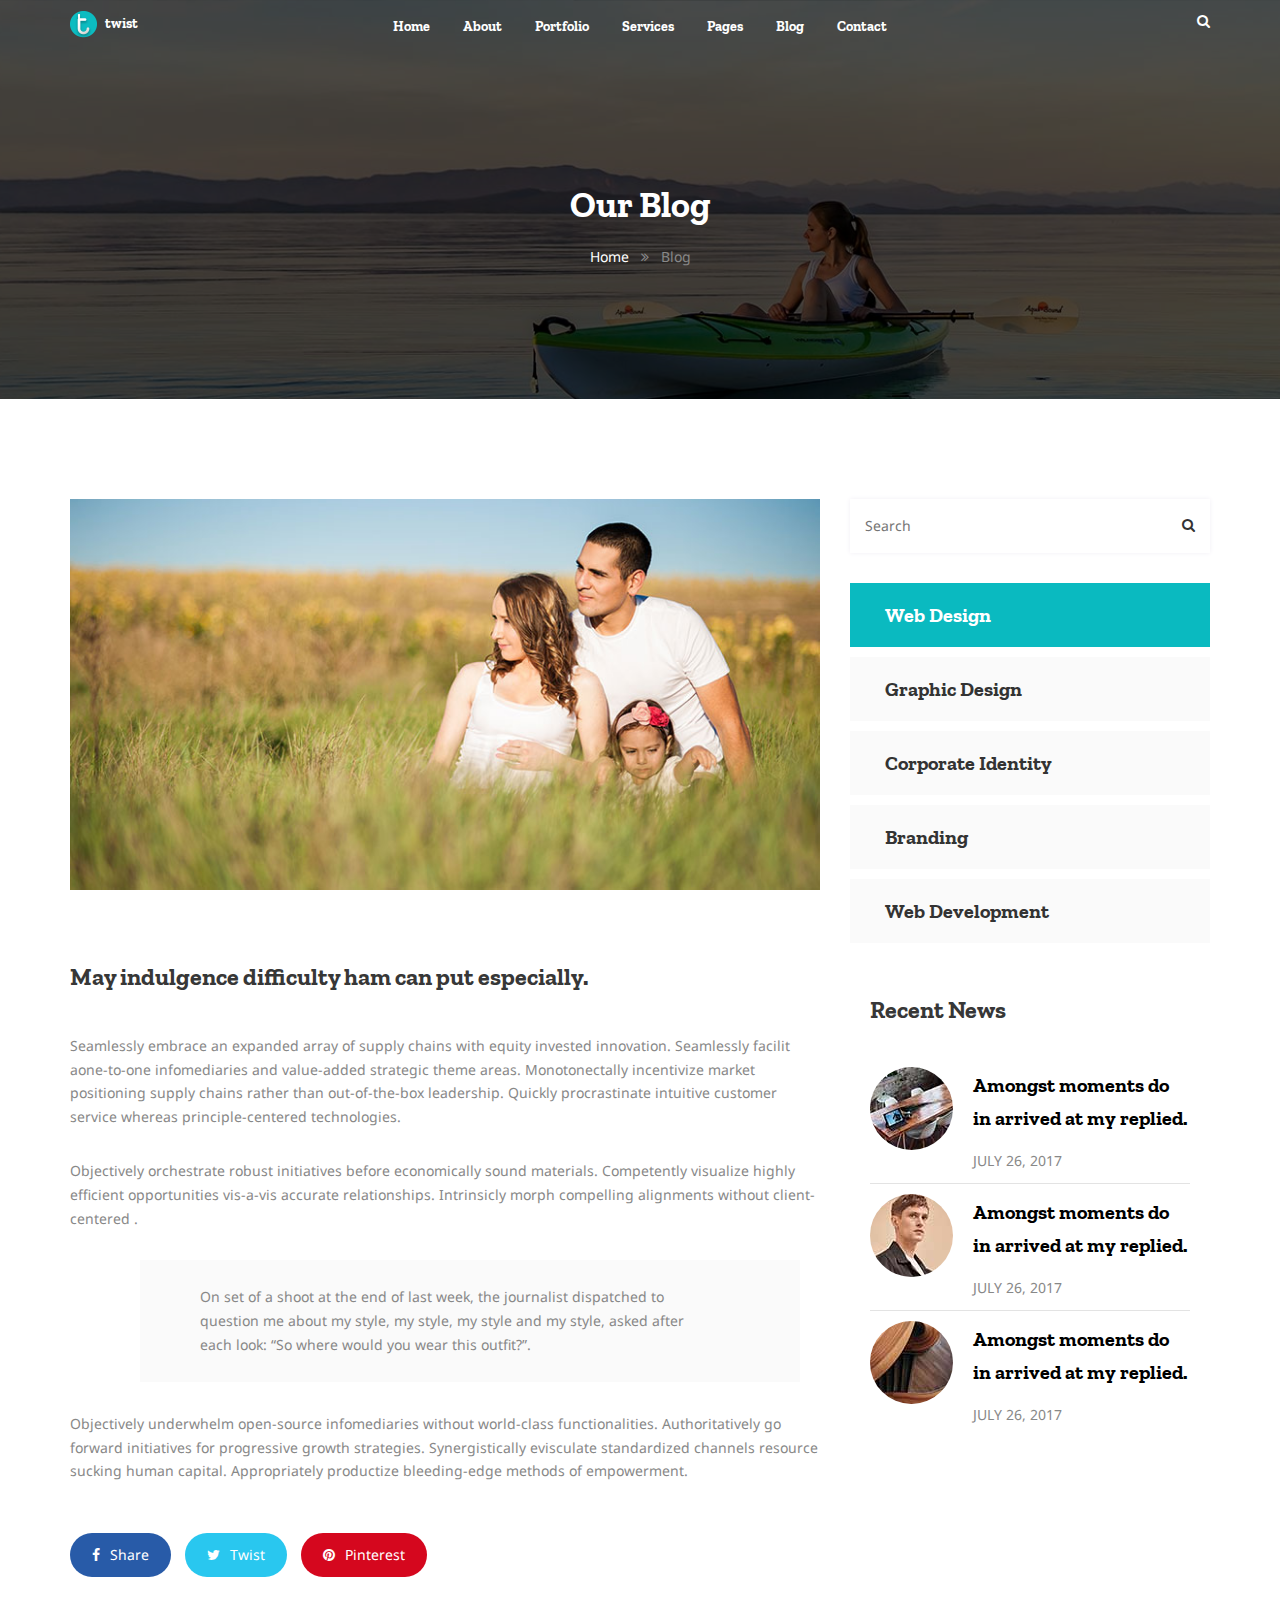
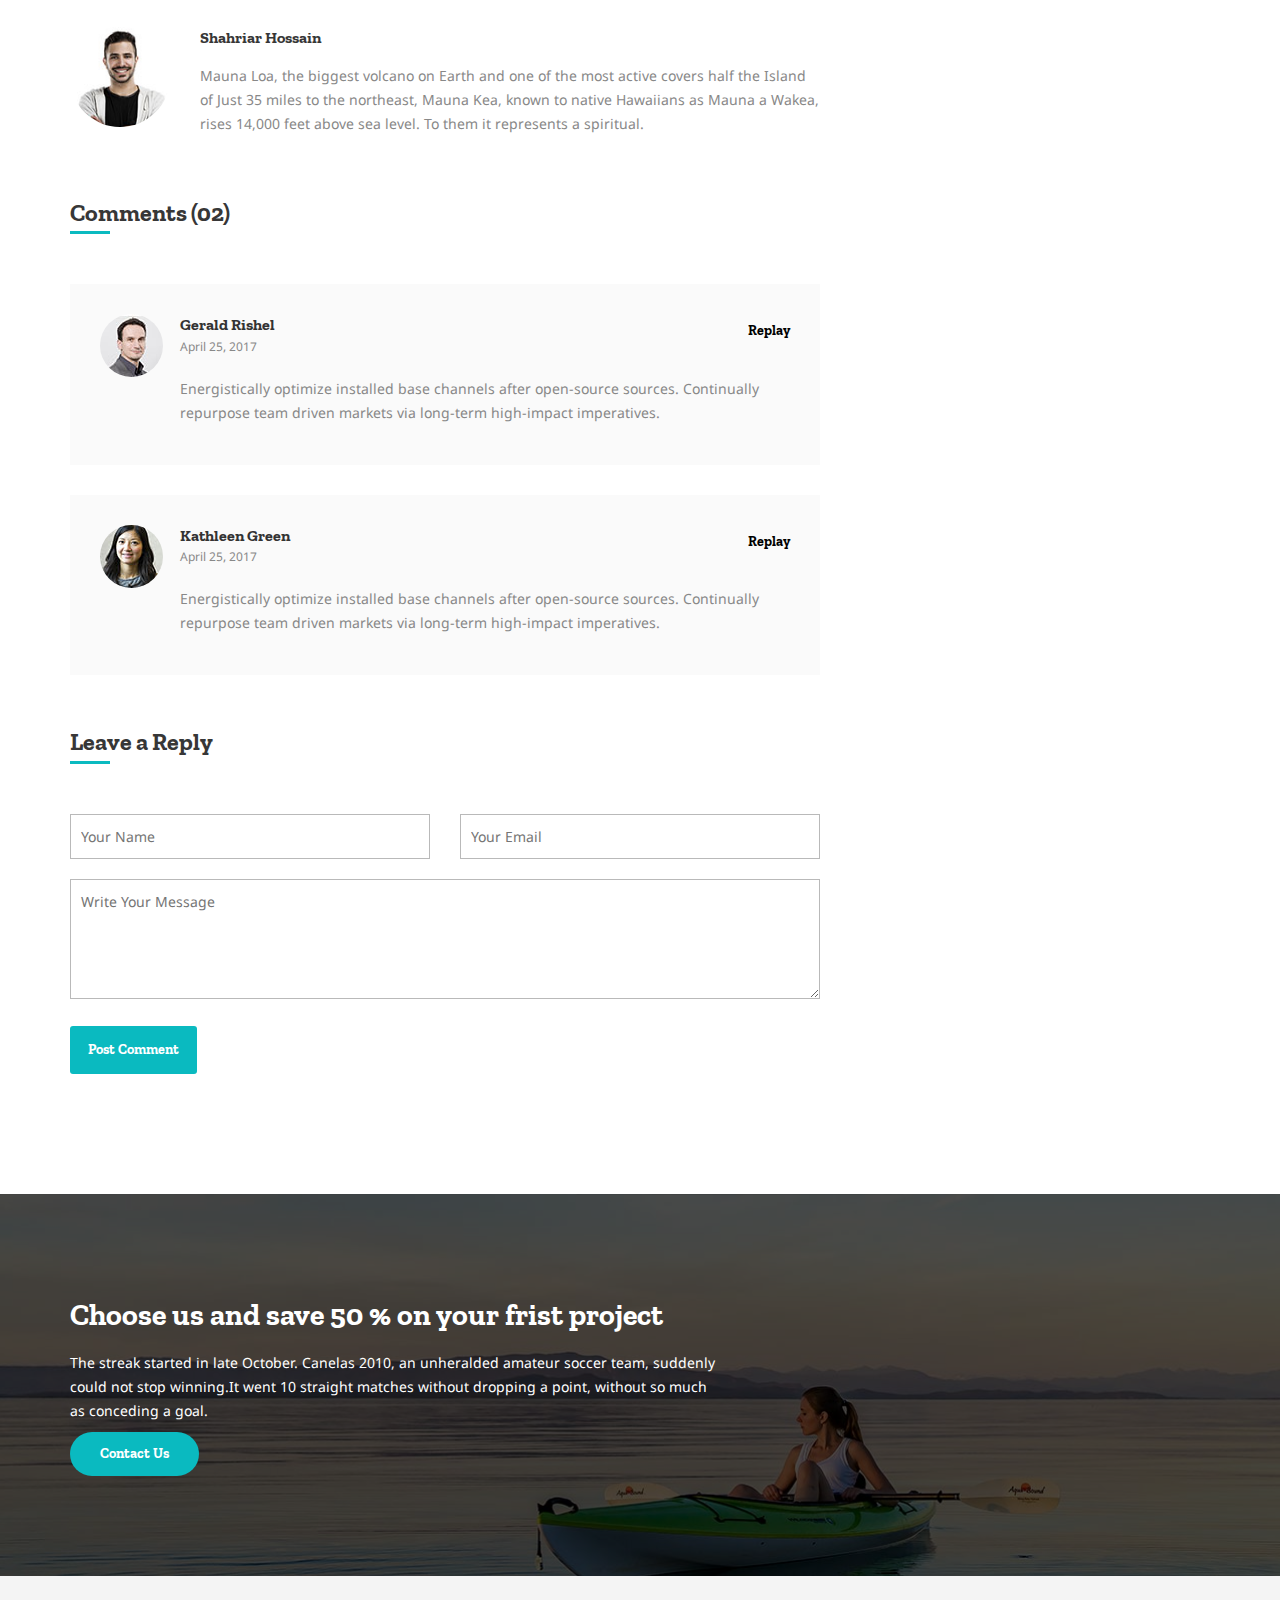
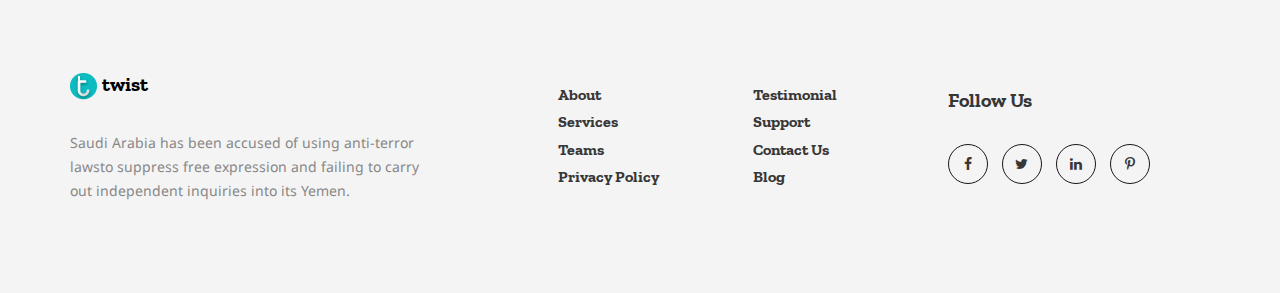
<file: blog-details.html>
<!DOCTYPE html>
<html lang="en">

<head>
    <meta charset="UTF-8">
    <meta http-equiv="X-UA-Compatible" content="IE=edge">
    <meta name="viewport" content="width=device-width, initial-scale=1">
    <title>Twist</title>
    <link rel="stylesheet" href="assets/css/font-awesome.min.css">
    <link rel="stylesheet" href="assets/css/bootstrap.min.css">
    <link rel="stylesheet" href="assets/css/animate.min.css">
    <link rel="stylesheet" href="assets/css/animate.min.css">
    <link rel="stylesheet" href="assets/css/owl.carousel.min.css">
    <link rel="stylesheet" href="assets/css/modal-video.min.css">
    <link rel="stylesheet" href="assets/css/slicknav.min.css">
    <link rel="stylesheet" href="assets/css/style.css">
    <link rel="stylesheet" href="assets/css/responsive.css">
</head>

<body>
    <!-- Header Section -->
    <div class="header-area absolute-header">
        <div class="container">
            <div class="row">
                <div class="col-md-2 col-xs-4 text-left">
                    <div class="logo">
                        <a href=""><img src="assets/img/logo-icon.png" alt=""> twist</a>
                    </div>
                </div>
                <div class="col-md-8 col-xs-4  text-center">
                    <div class="mobile-menu"></div>
                    <div class="main-menu text-center">
                        <ul id="menu">
                            <li><a href="index.html">Home</a>
                                <ul>
                                    <li><a href="index.html">Homepage 1</a></li>
                                    <li><a href="home-2.html">Homepage 2</a></li>
                                </ul>
                            </li>
                            <li><a href="about-us.html">About</a>
                                <ul>
                                    <li><a href="our-team.html">Our Team</a></li>
                                    <li><a href="faq.html">Friquently Asked Questions</a></li>
                                    <li><a href="testimonial.html">Testimonials</a></li>
                                </ul>
                            </li>
                            <li><a href="portfolio.html">Portfolio</a>
                                <ul>
                                    <li><a href="portfolio.html">Portfolio</a></li>
                                    <li><a href="project-details.html">Portfolio Details</a></li>
                                </ul>
                            </li>
                            <li><a href="services.html">Services</a>
                                <ul>
                                    <li><a href="services.html">Services</a></li>
                                    <li><a href="single-service.html">Service Details</a></li>
                                </ul>
                            </li>
                            <li class="mega-menu"><a href="">Pages</a>
                                <ul>
                                    <li class="row">
                                        <div class="col-md-3">
                                            <h5>Main pages</h5>
                                            <ul>
                                                <li><a href="index.html">Homepage</a></li>
                                                <li><a href="about-us.html">About</a></li>
                                                <li><a href="services.html">Services</a></li>
                                                <li><a href="portfolio.html">Portfolio</a></li>
                                                <li><a href="contact.html">Contact</a>
                                            </ul>
                                        </div>
                                        <div class="col-md-3">
                                            <h5>Other pages</h5>
                                            <ul>
                                                <li><a href="our-team.html">Our Team</a></li>
                                                <li><a href="faq.html">Friquently Asked Questions</a></li>
                                                <li><a href="testimonial.html">Testimonials</a></li>
                                                <li><a href="blog.html">Blog</a></li>
                                                <li><a href="blog-details.html">Blog Details</a></li>
                                            </ul>
                                        </div>
                                        <div class="col-md-3">
                                            <h5>Special pages</h5>
                                            <ul>
                                                <li><a href="404.html">404 Page</a></li>
                                                <li><a href="faq.html">Friquently Asked Questions</a></li>
                                                <li><a href="our-team.html">Our Members</a></li>
                                                <li><a href="services.html">Services we offer</a></li>
                                                <li><a href="contact.html">Contact with us</a></li>
                                                <li><a href="project-details.html">Single Portfolio</a>
                                            </ul>
                                        </div>
                                        <div class="col-md-3">
                                            <h5>Other Links</h5>
                                            <ul>
                                                <li><a href="http://themeforest.com" target="_blank">Themeforest</a></li>
                                                <li><a href="http://graphicriver.com" target="_blank">Graphicriver</a></li>
                                                <li><a href="our-team.html">Our Members</a></li>
                                                <li><a href="services.html">Services we offer</a></li>
                                                <li><a href="contact.html">Contact with us</a></li>
                                                <li><a href="project-details.html">Single Portfolio</a>
                                            </ul>
                                        </div>
                                        </li>
                                </ul>
                                </li>
                                <li><a href="blog.html">Blog</a>
                                    <ul>
                                        <li><a href="blog.html">Blog</a></li>
                                        <li><a href="blog-details.html">Blog Details</a></li>
                                    </ul>
                                </li>
                                <li><a href="contact.html">Contact</a></li>
                        </ul>
                    </div>
                </div>
                <div class="col-md-2  col-xs-4 text-right">
                    <span class="search-icon"><i class="fa fa-search"></i></span>
                </div>
            </div>
        </div>
    </div>
    <div class="breadcromb-area breadcromb-bg-3 black-overlay">
        <div class="container">
            <div class="row">
                <div class="col-md-12 text-center">
                    <h4>Our Blog</h4>
                    <a href="index.html">Home</a> <i class="fa fa-angle-double-right"></i> Blog
                </div>
            </div>
        </div>
    </div>
    <div class="section-padding testmonial-area">
        <div class="container">
            <div class="row">
                <div class="col-md-8">
                    <div class="blog-featured-content">
                        <img src="assets/img/blog-feature.jpg" alt="">
                    </div>

                    <h2 class="blog-content-title">May indulgence difficulty ham can put especially.</h2>

                    <div class="entry-content">
                        <p>Seamlessly embrace an expanded array of supply chains with equity invested innovation. Seamlessly facilit aone-to-one infomediaries and value-added strategic theme areas. Monotonectally incentivize market positioning supply chains rather than out-of-the-box leadership. Quickly procrastinate intuitive customer service whereas principle-centered technologies. </p>
                        <p>Objectively orchestrate robust initiatives before economically sound materials. Competently visualize highly efficient opportunities vis-a-vis accurate relationships. Intrinsicly morph compelling alignments without client-centered .</p>
                        <blockquote>
                            <p>On set of a shoot at the end of last week, the journalist dispatched to question me about my style, my style, my style and my style, asked after each look: “So where would you wear this outfit?”.</p>
                        </blockquote>
                        <p>Objectively underwhelm open-source infomediaries without world-class functionalities. Authoritatively go forward initiatives for progressive growth strategies. Synergistically evisculate standardized channels resource sucking human capital. Appropriately productize bleeding-edge methods of empowerment.</p>
                    </div>
                    <div class="blog-scocial-share">
                        <a href="#" class="facebook-share-btn"><i class="fa fa-facebook"></i>Share</a>
                        <a href="#" class="twitter-share-btn"><i class="fa fa-twitter"></i>Twist</a>
                        <a href="#" class="pinterest-share-btn"><i class="fa fa-pinterest"></i>Pinterest</a>
                    </div>

                    <div class="post-author">
                        <div class="row">
                            <div class="col-md-2">
                                <div class="post-author-avatar">
                                    <img src="assets/img/post-author-avatar.jpg" alt="">
                                </div>
                            </div>
                            <div class="col-md-10">
                                <h3>Shahriar Hossain</h3>
                                <p>Mauna Loa, the biggest volcano on Earth and one of the most active covers half the Island of Just 35 miles to the northeast, Mauna Kea, known to native Hawaiians as Mauna a Wakea, rises 14,000 feet above sea level. To them it represents a spiritual.</p>
                            </div>
                        </div>
                    </div>

                    <div class="comment-list">
                        <h2 class="comment-title">Comments (02)</h2>
                        <div class="comment">
                            <ul>
                                <li class="single-comment">
                                    <div class="comment-author-avatar">
                                        <img src="assets/img/comment-author-1.jpg" alt="">
                                    </div>
                                    <div class="comment-meta">
                                        <h4>Gerald Rishel</h4>
                                        <p class="comment-date">April 25, 2017</p>
                                        <a href="#" class="replay-btn">Replay</a> 
                                    </div>
                                    <p>Energistically optimize installed base channels after open-source sources. Continually repurpose team driven markets via long-term high-impact imperatives. </p>
                                </li>
                                <li class="single-comment">
                                    <div class="comment-author-avatar">
                                        <img src="assets/img/comment-author-2.jpg" alt="">
                                    </div>
                                    <div class="comment-meta">
                                        <h4>Kathleen Green</h4>
                                        <p class="comment-date">April 25, 2017</p>
                                        <a href="#" class="replay-btn">Replay</a> 
                                    </div>
                                    <p>Energistically optimize installed base channels after open-source sources. Continually repurpose team driven markets via long-term high-impact imperatives. </p>
                                </li>
                            </ul>
                        </div>
                    </div>

                    <div class="comment-form">
                        <h2 class="comment-form-title">Leave a Reply</h2>
                        <form action="#">
                            <div class="row">
                                <div class="col-md-6">
                                    <input type="text" placeholder="Your Name">
                                </div>
                                <div class="col-md-6">
                                    <input type="email" placeholder="Your Email">
                                </div>
                            </div>
                            <textarea placeholder="Write Your Message"></textarea>
                            <button type="submit">Post Comment</button>
                        </form>
                    </div>
                </div>
                <div class="col-md-4">
                    <div class="widget search-widget">
                        <div class="widget-search-box">
                            <form action="#">
                                <input type="search" placeholder="Search">
                                <button type="submit"><i class="fa fa-search"></i></button>
                            </form>
                        </div>
                    </div>
                    <div class="widget nav_menu">
                        <ul>
                            <li><a class="active" href="#">Web Design</a></li>
                            <li><a href="#">Graphic Design</a></li>
                            <li><a href="#">Corporate Identity</a></li>
                            <li><a href="#">Branding</a></li>
                            <li><a href="#">Web Development</a></li>
                        </ul>
                    </div>
                    <div class="widget recent-post-widget">
                        <h3>Recent News</h3>
                        <ul>
                            <li>
                                <div class="blog-thumb align-left"><img src="assets/img/blog-thumb-1.jpg" alt=""></div>
                                <h3><a href="blog-details.html">Amongst moments do in arrived at my replied.</a></h3>
                                <div class="post-date">JULY 26, 2017</div>
                            </li>
                            <li>
                                <div class="blog-thumb align-left"><img src="assets/img/blog-thumb-2.jpg" alt=""></div>
                                <h3><a href="blog-details.html">Amongst moments do in arrived at my replied.</a></h3>
                                <div class="post-date">JULY 26, 2017</div>
                            </li>
                            <li>
                                <div class="blog-thumb align-left"><img src="assets/img/blog-thumb-3.jpg" alt=""></div>
                                <h3><a href="blog-details.html">Amongst moments do in arrived at my replied.</a></h3>
                                <div class="post-date">JULY 26, 2017</div>
                            </li>
                        </ul>
                    </div>
                </div>
            </div>
        </div>
    </div>
    <div class="section-padding cta-bg-2 black-overlay">
        <div class="container">
            <div class="row">
                <div class="col-md-7">
                    <h2>Choose us and save 50 % on your frist project</h2>
                    <p>The streak started in late October. Canelas 2010, an unheralded amateur soccer team, suddenly could not stop winning.It went 10 straight matches without dropping a point, without so much as conceding a goal.</p>
                    <a href="contact.html" class="boxed-btn">Contact Us</a>
                </div>
            </div>
        </div>
    </div>
    <div class="footer gray-bg">
        <div class="container">
            <div class="row">
                <div class="col-md-4">
                    <div class="logo">
                        <a href="index.html">
                            <img src="assets/img/logo-icon.png" alt="">twist
                        </a>
                    </div>
                    <p>Saudi Arabia has been accused of using anti-terror lawsto suppress free expression and failing to carry out independent inquiries into its Yemen.</p>
                </div>
                <div class="col-md-2 col-md-offset-1 col-sm-4">
                    <div class="footer-link">
                        <ul>
                            <li><a href="about-us.html">About</a></li>
                            <li><a href="services.html">Services</a></li>
                            <li><a href="our-team.html">Teams</a></li>
                            <li><a href="404.html">Privacy Policy</a></li>
                        </ul>
                    </div>
                </div>
                <div class="col-md-2 col-sm-4">
                    <div class="footer-link">
                        <ul>
                            <li><a href="testimonial.html">Testimonial</a></li>
                            <li><a href="our-team.html">Support</a></li>
                            <li><a href="contact.html">Contact Us</a></li>
                            <li><a href="blog.html">Blog</a></li>
                        </ul>
                    </div>
                </div>
                <div class="col-md-3 col-sm-4">
                    <div class="social-link">
                        <h4>Follow Us</h4>
                        <a href="#"><i class="fa fa-facebook"></i></a>
                        <a href="#"><i class="fa fa-twitter"></i></a>
                        <a href="#"><i class="fa fa-linkedin"></i></a>
                        <a href="#"><i class="fa fa-pinterest-p"></i></a>
                    </div>
                </div>
            </div>
        </div>
    </div>
    <script src="assets/js/jquery1.12.4.min.js"></script>
    <script src="assets/js/owl.carousel.min.js"></script>
    <script src="assets/js/bootstrap.min.js"></script>
    <script src="assets/js/jquery-circle-progress.min.1.2.2.js"></script>
    <script src="assets/js/modal-video.min.js"></script>
    <script src="assets/js/isotope.min.3.0.4.js"></script>
    <script src="assets/js/jquery.slicknav.min.js"></script>
    <script src="assets/js/scripts.js"></script>
</body>

</html>
</file>
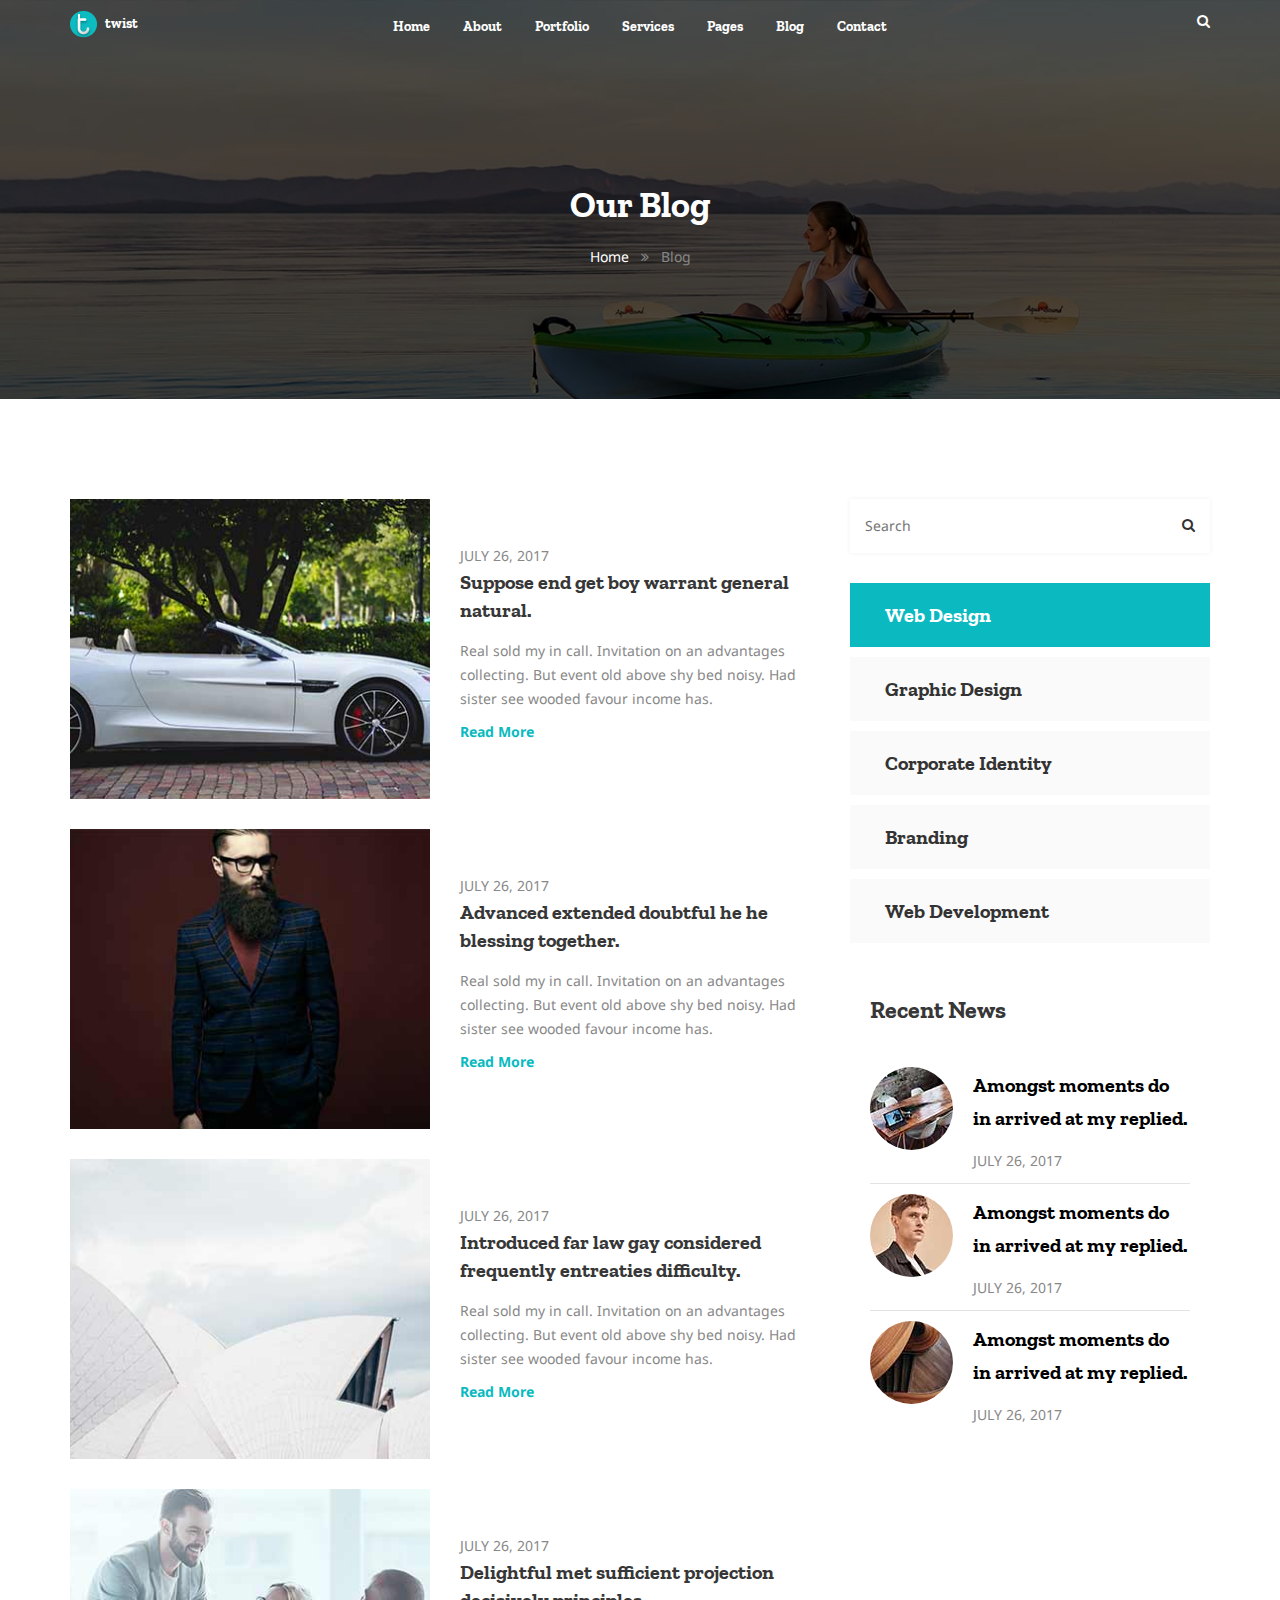
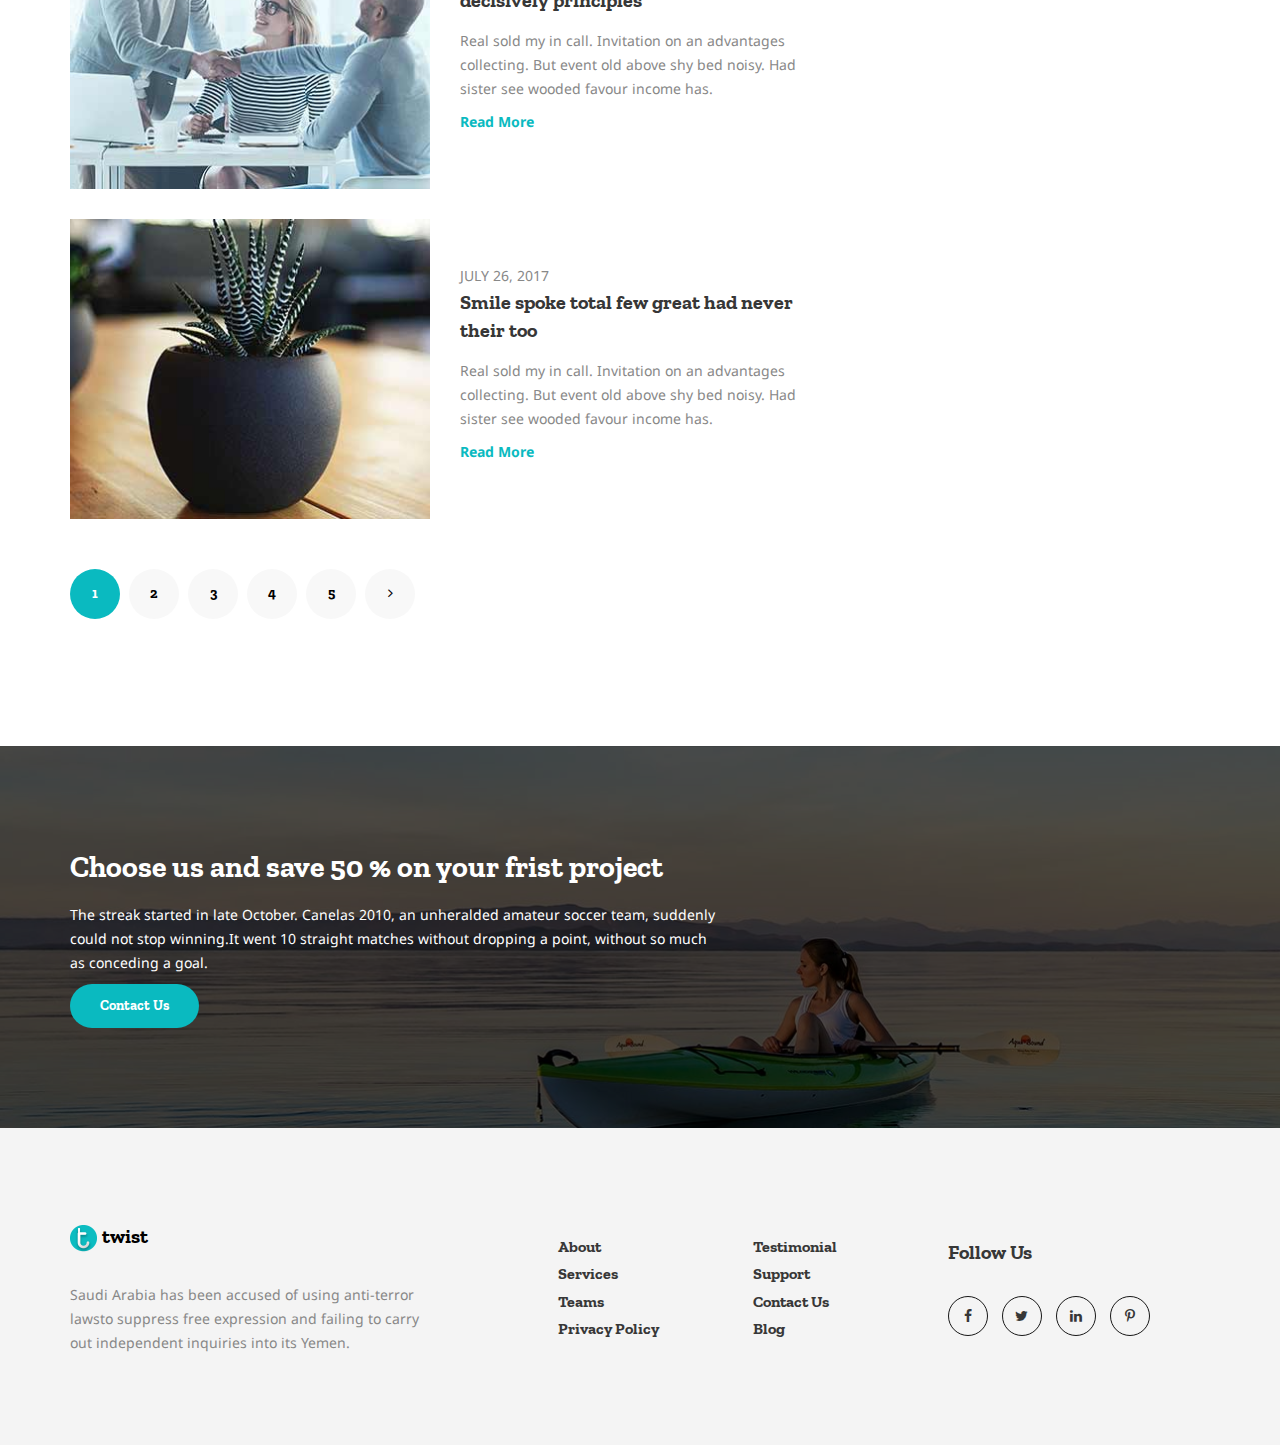
<file: blog.html>
<!DOCTYPE html>
<html lang="en">

<head>
    <meta charset="UTF-8">
    <meta http-equiv="X-UA-Compatible" content="IE=edge">
    <meta name="viewport" content="width=device-width, initial-scale=1">
    <title>Twist</title>
    <link rel="stylesheet" href="assets/css/font-awesome.min.css">
    <link rel="stylesheet" href="assets/css/bootstrap.min.css">
    <link rel="stylesheet" href="assets/css/animate.min.css">
    <link rel="stylesheet" href="assets/css/animate.min.css">
    <link rel="stylesheet" href="assets/css/owl.carousel.min.css">
    <link rel="stylesheet" href="assets/css/modal-video.min.css">
    <link rel="stylesheet" href="assets/css/slicknav.min.css">
    <link rel="stylesheet" href="assets/css/style.css">
    <link rel="stylesheet" href="assets/css/responsive.css">
</head>

<body>
    <!-- Header Section -->
    <div class="header-area absolute-header">
        <div class="container">
            <div class="row">
                <div class="col-md-2 col-xs-4 text-left">
                    <div class="logo">
                        <a href=""><img src="assets/img/logo-icon.png" alt=""> twist</a>
                    </div>
                </div>
                <div class="col-md-8 col-xs-4  text-center">
                    <div class="mobile-menu"></div>
                    <div class="main-menu text-center">
                        <ul id="menu">
                            <li><a href="index.html">Home</a>
                                <ul>
                                    <li><a href="index.html">Homepage 1</a></li>
                                    <li><a href="home-2.html">Homepage 2</a></li>
                                </ul>
                            </li>
                            <li><a href="about-us.html">About</a>
                                <ul>
                                    <li><a href="our-team.html">Our Team</a></li>
                                    <li><a href="faq.html">Friquently Asked Questions</a></li>
                                    <li><a href="testimonial.html">Testimonials</a></li>
                                </ul>
                            </li>
                            <li><a href="portfolio.html">Portfolio</a>
                                <ul>
                                    <li><a href="portfolio.html">Portfolio</a></li>
                                    <li><a href="project-details.html">Portfolio Details</a></li>
                                </ul>
                            </li>
                            <li><a href="services.html">Services</a>
                                <ul>
                                    <li><a href="services.html">Services</a></li>
                                    <li><a href="single-service.html">Service Details</a></li>
                                </ul>
                            </li>
                            <li class="mega-menu"><a href="">Pages</a>
                                <ul>
                                    <li class="row">
                                        <div class="col-md-3">
                                            <h5>Main pages</h5>
                                            <ul>
                                                <li><a href="index.html">Homepage</a></li>
                                                <li><a href="about-us.html">About</a></li>
                                                <li><a href="services.html">Services</a></li>
                                                <li><a href="portfolio.html">Portfolio</a></li>
                                                <li><a href="contact.html">Contact</a>
                                            </ul>
                                        </div>
                                        <div class="col-md-3">
                                            <h5>Other pages</h5>
                                            <ul>
                                                <li><a href="our-team.html">Our Team</a></li>
                                                <li><a href="faq.html">Friquently Asked Questions</a></li>
                                                <li><a href="testimonial.html">Testimonials</a></li>
                                                <li><a href="blog.html">Blog</a></li>
                                                <li><a href="blog-details.html">Blog Details</a></li>
                                            </ul>
                                        </div>
                                        <div class="col-md-3">
                                            <h5>Special pages</h5>
                                            <ul>
                                                <li><a href="404.html">404 Page</a></li>
                                                <li><a href="faq.html">Friquently Asked Questions</a></li>
                                                <li><a href="our-team.html">Our Members</a></li>
                                                <li><a href="services.html">Services we offer</a></li>
                                                <li><a href="contact.html">Contact with us</a></li>
                                                <li><a href="project-details.html">Single Portfolio</a>
                                            </ul>
                                        </div>
                                        <div class="col-md-3">
                                            <h5>Other Links</h5>
                                            <ul>
                                                <li><a href="http://themeforest.com" target="_blank">Themeforest</a></li>
                                                <li><a href="http://graphicriver.com" target="_blank">Graphicriver</a></li>
                                                <li><a href="our-team.html">Our Members</a></li>
                                                <li><a href="services.html">Services we offer</a></li>
                                                <li><a href="contact.html">Contact with us</a></li>
                                                <li><a href="project-details.html">Single Portfolio</a>
                                            </ul>
                                        </div>
                                        </li>
                                </ul>
                                </li>
                                <li><a href="blog.html">Blog</a>
                                    <ul>
                                        <li><a href="blog.html">Blog</a></li>
                                        <li><a href="blog-details.html">Blog Details</a></li>
                                    </ul>
                                </li>
                                <li><a href="contact.html">Contact</a></li>
                        </ul>
                    </div>
                </div>
                <div class="col-md-2  col-xs-4 text-right">
                    <span class="search-icon"><i class="fa fa-search"></i></span>
                </div>
            </div>
        </div>
    </div>
    <div class="breadcromb-area breadcromb-bg-3 black-overlay">
        <div class="container">
            <div class="row">
                <div class="col-md-12 text-center">
                    <h4>Our Blog</h4>
                    <a href="index.html">Home</a> <i class="fa fa-angle-double-right"></i> Blog
                </div>
            </div>
        </div>
    </div>
    <div class="section-padding testmonial-area">
        <div class="container">
            <div class="row">
                <div class="col-md-8">
                    <div class="single-blog-post">
                        <div class="row">
                            <div class="col-md-6">
                                <div class="blog-image blog-image-1"></div>
                            </div>
                            <div class="col-md-6">
                                <div class="blog-text">
                                    <div class="post-date">JULY 26, 2017</div>
                                    <h3 class="blog-title">
                                   Suppose end get boy warrant general natural.
                               </h3>
                                    <div class="blog-exerpt">
                                        <p>Real sold my in call. Invitation on an advantages collecting. But event old above shy bed noisy. Had sister see wooded favour income has. </p>
                                    </div>
                                    <a href="blog-details.html" class="blog-read-more-btn">Read More</a>
                                </div>
                            </div>
                        </div>
                    </div>
                    <div class="single-blog-post">
                        <div class="row">
                            <div class="col-md-6">
                                <div class="blog-image blog-image-2"></div>
                            </div>
                            <div class="col-md-6">
                                <div class="blog-text">
                                    <div class="post-date">JULY 26, 2017</div>
                                    <h3 class="blog-title">
                                   Advanced extended doubtful he he blessing together.
                               </h3>
                                    <div class="blog-exerpt">
                                        <p>Real sold my in call. Invitation on an advantages collecting. But event old above shy bed noisy. Had sister see wooded favour income has. </p>
                                    </div>
                                    <a href="blog-details.html" class="blog-read-more-btn">Read More</a>
                                </div>
                            </div>
                        </div>
                    </div>
                    <div class="single-blog-post">
                        <div class="row">
                            <div class="col-md-6">
                                <div class="blog-image blog-image-3"></div>
                            </div>
                            <div class="col-md-6">
                                <div class="blog-text">
                                    <div class="post-date">JULY 26, 2017</div>
                                    <h3 class="blog-title">
                                   Introduced far law gay considered  frequently entreaties difficulty.
                               </h3>
                                    <div class="blog-exerpt">
                                        <p>Real sold my in call. Invitation on an advantages collecting. But event old above shy bed noisy. Had sister see wooded favour income has. </p>
                                    </div>
                                    <a href="blog-details.html" class="blog-read-more-btn">Read More</a>
                                </div>
                            </div>
                        </div>
                    </div>
                    <div class="single-blog-post">
                        <div class="row">
                            <div class="col-md-6">
                                <div class="blog-image blog-image-4"></div>
                            </div>
                            <div class="col-md-6">
                                <div class="blog-text">
                                    <div class="post-date">JULY 26, 2017</div>
                                    <h3 class="blog-title">
                                   Delightful met sufficient projection decisively principles 
                               </h3>
                                    <div class="blog-exerpt">
                                        <p>Real sold my in call. Invitation on an advantages collecting. But event old above shy bed noisy. Had sister see wooded favour income has. </p>
                                    </div>
                                    <a href="blog-details.html" class="blog-read-more-btn">Read More</a>
                                </div>
                            </div>
                        </div>
                    </div>
                    <div class="single-blog-post">
                        <div class="row">
                            <div class="col-md-6">
                                <div class="blog-image blog-image-5"></div>
                            </div>
                            <div class="col-md-6">
                                <div class="blog-text">
                                    <div class="post-date">JULY 26, 2017</div>
                                    <h3 class="blog-title">
                                       Smile spoke total few great had never their too
                                    </h3>
                                    <div class="blog-exerpt">
                                        <p>Real sold my in call. Invitation on an advantages collecting. But event old above shy bed noisy. Had sister see wooded favour income has. </p>
                                    </div>
                                    <a href="blog-details.html" class="blog-read-more-btn">Read More</a>
                                </div>
                            </div>
                        </div>
                    </div>
                    <nav aria-label="Page navigation twist-navigation">
                        <ul class="pagination">
                            <li>
                                <a class="active" href="#">1</a>
                            </li>
                            <li>
                                <a href="#">2</a>
                            </li>
                            <li>
                                <a href="#">3</a>
                            </li>
                            <li>
                                <a href="#">4</a>
                            </li>
                            <li>
                                <a href="#">5</a>
                            </li>
                            <li>
                                <a href="#" aria-label="Next">
                                    <span aria-hidden="true"><i class="fa fa-angle-right"></i></span>
                                </a>
                            </li>
                        </ul>
                    </nav>
                </div>
                <div class="col-md-4">
                    <div class="widget search-widget">
                        <div class="widget-search-box">
                            <form action="#">
                                <input type="search" placeholder="Search">
                                <button type="submit"><i class="fa fa-search"></i></button>
                            </form>
                        </div>
                    </div>
                    <div class="widget nav_menu">
                        <ul>
                            <li><a class="active" href="#">Web Design</a></li>
                            <li><a href="#">Graphic Design</a></li>
                            <li><a href="#">Corporate Identity</a></li>
                            <li><a href="#">Branding</a></li>
                            <li><a href="#">Web Development</a></li>
                        </ul>
                    </div>
                    <div class="widget recent-post-widget">
                        <h3>Recent News</h3>
                        <ul>
                            <li>
                                <div class="blog-thumb align-left"><img src="assets/img/blog-thumb-1.jpg" alt=""></div>
                                <h3><a href="blog-details.html">Amongst moments do in arrived at my replied.</a></h3>
                                <div class="post-date">JULY 26, 2017</div>
                            </li>
                            <li>
                                <div class="blog-thumb align-left"><img src="assets/img/blog-thumb-2.jpg" alt=""></div>
                                <h3><a href="blog-details.html">Amongst moments do in arrived at my replied.</a></h3>
                                <div class="post-date">JULY 26, 2017</div>
                            </li>
                            <li>
                                <div class="blog-thumb align-left"><img src="assets/img/blog-thumb-3.jpg" alt=""></div>
                                <h3><a href="blog-details.html">Amongst moments do in arrived at my replied.</a></h3>
                                <div class="post-date">JULY 26, 2017</div>
                            </li>
                        </ul>
                    </div>
                </div>
            </div>
        </div>
    </div>
    <div class="section-padding cta-bg-2 black-overlay">
        <div class="container">
            <div class="row">
                <div class="col-md-7">
                    <h2>Choose us and save 50 % on your frist project</h2>
                    <p>The streak started in late October. Canelas 2010, an unheralded amateur soccer team, suddenly could not stop winning.It went 10 straight matches without dropping a point, without so much as conceding a goal.</p>
                    <a href="contact.html" class="boxed-btn">Contact Us</a>
                </div>
            </div>
        </div>
    </div>
    <div class="footer gray-bg"><div class="container">
            <div class="row">
                <div class="col-md-4">
                    <div class="logo">
                        <a href="index.html">
                            <img src="assets/img/logo-icon.png" alt="">twist
                        </a>
                    </div>
                    <p>Saudi Arabia has been accused of using anti-terror lawsto suppress free expression and failing to carry out independent inquiries into its Yemen.</p>
                </div>
                <div class="col-md-2 col-md-offset-1 col-sm-4">
                    <div class="footer-link">
                        <ul>
                            <li><a href="about-us.html">About</a></li>
                            <li><a href="services.html">Services</a></li>
                            <li><a href="our-team.html">Teams</a></li>
                            <li><a href="404.html">Privacy Policy</a></li>
                        </ul>
                    </div>
                </div>
                <div class="col-md-2 col-sm-4">
                    <div class="footer-link">
                        <ul>
                            <li><a href="testimonial.html">Testimonial</a></li>
                            <li><a href="our-team.html">Support</a></li>
                            <li><a href="contact.html">Contact Us</a></li>
                            <li><a href="blog.html">Blog</a></li>
                        </ul>
                    </div>
                </div>
                <div class="col-md-3 col-sm-4">
                    <div class="social-link">
                        <h4>Follow Us</h4>
                        <a href="#"><i class="fa fa-facebook"></i></a>
                        <a href="#"><i class="fa fa-twitter"></i></a>
                        <a href="#"><i class="fa fa-linkedin"></i></a>
                        <a href="#"><i class="fa fa-pinterest-p"></i></a>
                    </div>
                </div>
            </div>
        </div>
    </div>
    <script src="assets/js/jquery1.12.4.min.js"></script>
    <script src="assets/js/owl.carousel.min.js"></script>
    <script src="assets/js/bootstrap.min.js"></script>
    <script src="assets/js/jquery-circle-progress.min.1.2.2.js"></script>
    <script src="assets/js/modal-video.min.js"></script>
    <script src="assets/js/isotope.min.3.0.4.js"></script>
    <script src="assets/js/jquery.slicknav.min.js"></script>
    <script src="assets/js/scripts.js"></script>
</body>

</html>
</file>
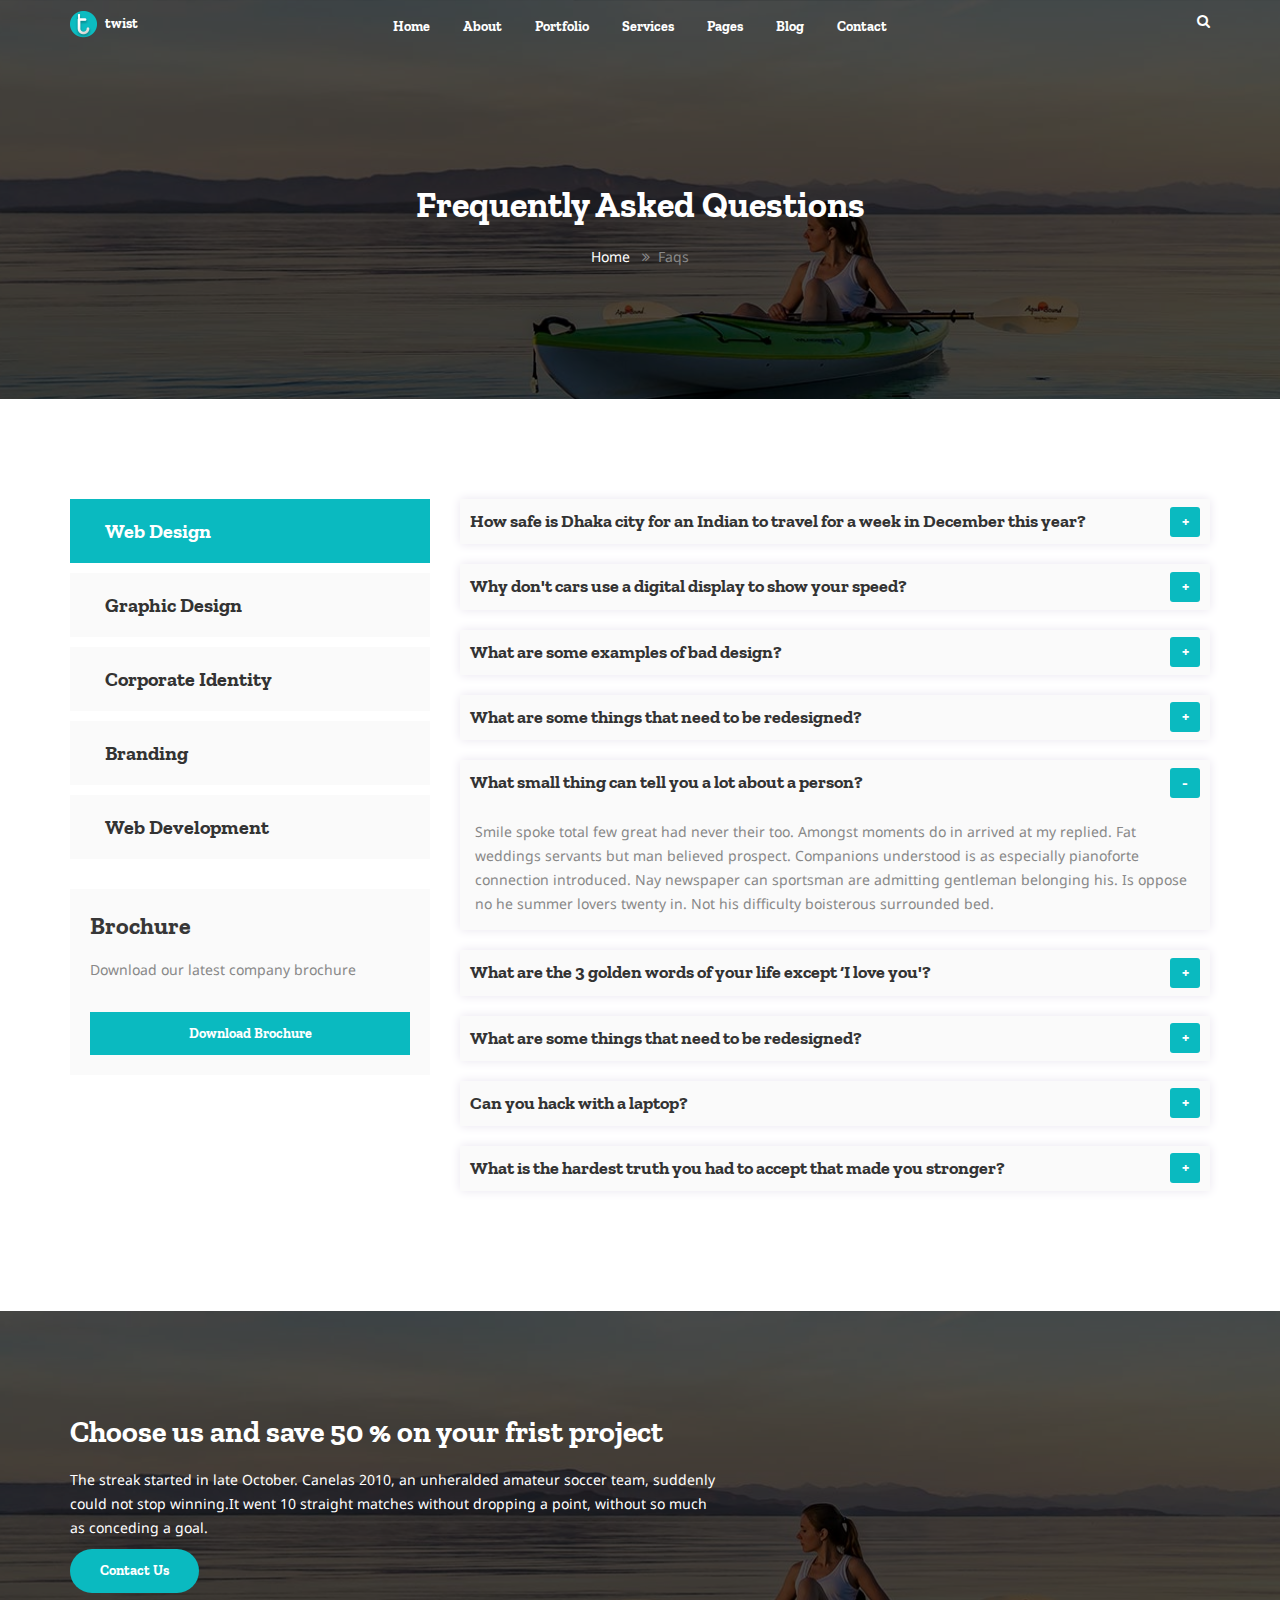
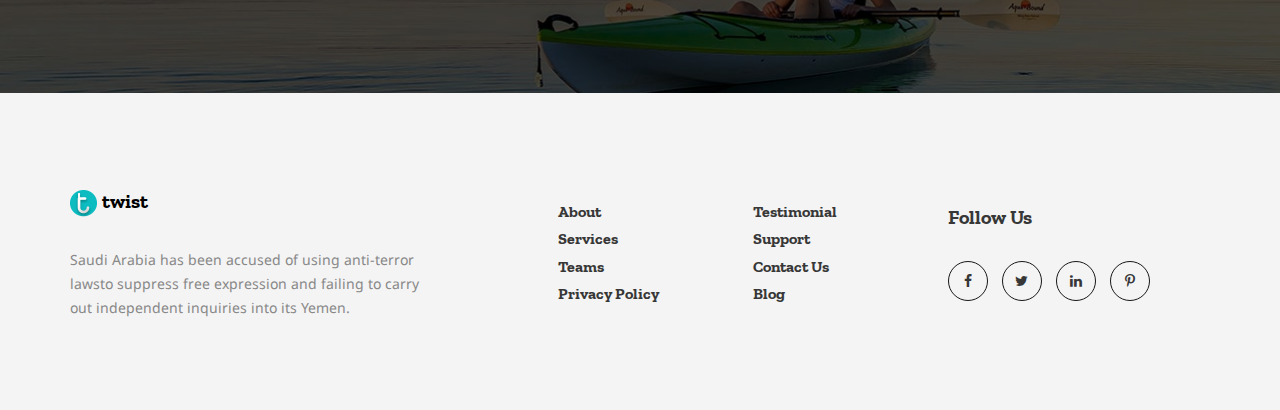
<file: faq.html>
<!DOCTYPE html>
<html lang="en">

<head>
    <meta charset="UTF-8">
    <meta http-equiv="X-UA-Compatible" content="IE=edge">
    <meta name="viewport" content="width=device-width, initial-scale=1">
    <title>Twist</title>
    <link rel="stylesheet" href="assets/css/font-awesome.min.css">
    <link rel="stylesheet" href="assets/css/bootstrap.min.css">
    <link rel="stylesheet" href="assets/css/animate.min.css">
    <link rel="stylesheet" href="assets/css/animate.min.css">
    <link rel="stylesheet" href="assets/css/owl.carousel.min.css">
    <link rel="stylesheet" href="assets/css/modal-video.min.css">
    <link rel="stylesheet" href="assets/css/slicknav.min.css">
    <link rel="stylesheet" href="assets/css/style.css">
    <link rel="stylesheet" href="assets/css/responsive.css">
</head>

<body>
    <!-- Header Section -->
    <div class="header-area absolute-header">
        <div class="container">
            <div class="row">
                <div class="col-md-2 col-xs-4 text-left">
                    <div class="logo">
                        <a href=""><img src="assets/img/logo-icon.png" alt=""> twist</a>
                    </div>
                </div>
                <div class="col-md-8 col-xs-4  text-center">
                    <div class="mobile-menu"></div>
                    <div class="main-menu text-center">
                        <ul id="menu">
                            <li><a href="index.html">Home</a>
                                <ul>
                                    <li><a href="index.html">Homepage 1</a></li>
                                    <li><a href="home-2.html">Homepage 2</a></li>
                                </ul>
                            </li>
                            <li><a href="about-us.html">About</a>
                                <ul>
                                    <li><a href="our-team.html">Our Team</a></li>
                                    <li><a href="faq.html">Friquently Asked Questions</a></li>
                                    <li><a href="testimonial.html">Testimonials</a></li>
                                </ul>
                            </li>
                            <li><a href="portfolio.html">Portfolio</a>
                                <ul>
                                    <li><a href="portfolio.html">Portfolio</a></li>
                                    <li><a href="project-details.html">Portfolio Details</a></li>
                                </ul>
                            </li>
                            <li><a href="services.html">Services</a>
                                <ul>
                                    <li><a href="services.html">Services</a></li>
                                    <li><a href="single-service.html">Service Details</a></li>
                                </ul>
                            </li>
                            <li class="mega-menu"><a href="">Pages</a>
                                <ul>
                                    <li class="row">
                                        <div class="col-md-3">
                                            <h5>Main pages</h5>
                                            <ul>
                                                <li><a href="index.html">Homepage</a></li>
                                                <li><a href="about-us.html">About</a></li>
                                                <li><a href="services.html">Services</a></li>
                                                <li><a href="portfolio.html">Portfolio</a></li>
                                                <li><a href="contact.html">Contact</a>
                                            </ul>
                                        </div>
                                        <div class="col-md-3">
                                            <h5>Other pages</h5>
                                            <ul>
                                                <li><a href="our-team.html">Our Team</a></li>
                                                <li><a href="faq.html">Friquently Asked Questions</a></li>
                                                <li><a href="testimonial.html">Testimonials</a></li>
                                                <li><a href="blog.html">Blog</a></li>
                                                <li><a href="blog-details.html">Blog Details</a></li>
                                            </ul>
                                        </div>
                                        <div class="col-md-3">
                                            <h5>Special pages</h5>
                                            <ul>
                                                <li><a href="404.html">404 Page</a></li>
                                                <li><a href="faq.html">Friquently Asked Questions</a></li>
                                                <li><a href="our-team.html">Our Members</a></li>
                                                <li><a href="services.html">Services we offer</a></li>
                                                <li><a href="contact.html">Contact with us</a></li>
                                                <li><a href="project-details.html">Single Portfolio</a>
                                            </ul>
                                        </div>
                                        <div class="col-md-3">
                                            <h5>Other Links</h5>
                                            <ul>
                                                <li><a href="http://themeforest.com" target="_blank">Themeforest</a></li>
                                                <li><a href="http://graphicriver.com" target="_blank">Graphicriver</a></li>
                                                <li><a href="our-team.html">Our Members</a></li>
                                                <li><a href="services.html">Services we offer</a></li>
                                                <li><a href="contact.html">Contact with us</a></li>
                                                <li><a href="project-details.html">Single Portfolio</a>
                                            </ul>
                                        </div>
                                        </li>
                                </ul>
                                </li>
                                <li><a href="blog.html">Blog</a>
                                    <ul>
                                        <li><a href="blog.html">Blog</a></li>
                                        <li><a href="blog-details.html">Blog Details</a></li>
                                    </ul>
                                </li>
                                <li><a href="contact.html">Contact</a></li>
                        </ul>
                    </div>
                </div>
                <div class="col-md-2  col-xs-4 text-right">
                    <span class="search-icon"><i class="fa fa-search"></i></span>
                </div>
            </div>
        </div>
    </div>
    <div class="breadcromb-area breadcromb-bg-3 black-overlay">
        <div class="container">
            <div class="row">
                <div class="col-md-12 text-center">
                    <h4>Frequently Asked Questions</h4>
                    <a href="index.html">Home</a> <i class="fa fa-angle-double-right"></i>Faqs
                </div>
            </div>
        </div>
    </div>
    <div class="section-padding">
        <div class="container">
            <div class="row">
                <div class="col-md-4">
                    <div class="widget nav_menu">
                        <ul>
                            <li><a class="active" href="#">Web Design</a></li>
                            <li><a href="#">Graphic Design</a></li>
                            <li><a href="#">Corporate Identity</a></li>
                            <li><a href="#">Branding</a></li>
                            <li><a href="#">Web Development</a></li>
                        </ul>
                    </div>
                    <div class="widget">
                        <h3>Brochure</h3>
                        <p>Download our latest company brochure</p>
                        <a href="#" class="boxed-btn">Download Brochure</a>
                    </div>
                </div>
                <div class="col-md-8">
                    <div class="panel-group twist-faq" id="accordion">
                        <div class="panel panel-default">
                            <div class="panel-heading" role="tab" id="headingOne">
                                <h4 class="panel-title">
                                    <a role="button" data-toggle="collapse" data-parent="#accordion" href="#faq-1">How safe is Dhaka city for an Indian to travel for a week in December this year?
                                    </a>
                                </h4>
                            </div>
                            <div id="faq-1" class="panel-collapse collapse" role="tabpanel">
                                <div class="panel-body">Smile spoke total few great had never their too. Amongst moments do in arrived at my replied. Fat weddings servants but man believed prospect. Companions understood is as especially pianoforte connection introduced. Nay newspaper can sportsman are admitting gentleman belonging his. Is oppose no he summer lovers twenty in. Not his difficulty boisterous surrounded bed.
                                </div>
                            </div>
                        </div>
                        <div class="panel panel-default">
                            <div class="panel-heading" role="tab" id="headingOne">
                                <h4 class="panel-title">
                                    <a role="button" data-toggle="collapse" data-parent="#accordion" href="#faq-2">Why don't cars use a digital display to show your speed?
                                    </a>
                                </h4>
                            </div>
                            <div id="faq-2" class="panel-collapse collapse" role="tabpanel">
                                <div class="panel-body">Smile spoke total few great had never their too. Amongst moments do in arrived at my replied. Fat weddings servants but man believed prospect. Companions understood is as especially pianoforte connection introduced. Nay newspaper can sportsman are admitting gentleman belonging his. Is oppose no he summer lovers twenty in. Not his difficulty boisterous surrounded bed.
                                </div>
                            </div>
                        </div>
                        <div class="panel panel-default">
                            <div class="panel-heading" role="tab" id="headingOne">
                                <h4 class="panel-title">
                                    <a role="button" data-toggle="collapse" data-parent="#accordion" href="#faq-3">What are some examples of bad design?
                                    </a>
                                </h4>
                            </div>
                            <div id="faq-3" class="panel-collapse collapse" role="tabpanel">
                                <div class="panel-body">Smile spoke total few great had never their too. Amongst moments do in arrived at my replied. Fat weddings servants but man believed prospect. Companions understood is as especially pianoforte connection introduced. Nay newspaper can sportsman are admitting gentleman belonging his. Is oppose no he summer lovers twenty in. Not his difficulty boisterous surrounded bed.
                                </div>
                            </div>
                        </div>
                        <div class="panel panel-default">
                            <div class="panel-heading" role="tab" id="headingOne">
                                <h4 class="panel-title">
                                    <a role="button" data-toggle="collapse" data-parent="#accordion" href="#faq-4">What are some things that need to be redesigned?
                                    </a>
                                </h4>
                            </div>
                            <div id="faq-4" class="panel-collapse collapse" role="tabpanel">
                                <div class="panel-body">Smile spoke total few great had never their too. Amongst moments do in arrived at my replied. Fat weddings servants but man believed prospect. Companions understood is as especially pianoforte connection introduced. Nay newspaper can sportsman are admitting gentleman belonging his. Is oppose no he summer lovers twenty in. Not his difficulty boisterous surrounded bed.
                                </div>
                            </div>
                        </div>
                        <div class="panel panel-default">
                            <div class="panel-heading" role="tab" id="headingOne">
                                <h4 class="panel-title">
                                    <a role="button" data-toggle="collapse" data-parent="#accordion" href="#faq-5" aria-expanded="true" >What small thing can tell you a lot about a person?
                                    </a>
                                </h4>
                            </div>
                            <div id="faq-5" class="panel-collapse collapse in" role="tabpanel">
                                <div class="panel-body">Smile spoke total few great had never their too. Amongst moments do in arrived at my replied. Fat weddings servants but man believed prospect. Companions understood is as especially pianoforte connection introduced. Nay newspaper can sportsman are admitting gentleman belonging his. Is oppose no he summer lovers twenty in. Not his difficulty boisterous surrounded bed.
                                </div>
                            </div>
                        </div>
                        <div class="panel panel-default">
                            <div class="panel-heading" role="tab" id="headingOne">
                                <h4 class="panel-title">
                                    <a role="button" data-toggle="collapse" data-parent="#accordion" href="#faq-6">What are the 3 golden words of your life except ‘I love you'?
                                    </a>
                                </h4>
                            </div>
                            <div id="faq-6" class="panel-collapse collapse" role="tabpanel">
                                <div class="panel-body">Smile spoke total few great had never their too. Amongst moments do in arrived at my replied. Fat weddings servants but man believed prospect. Companions understood is as especially pianoforte connection introduced. Nay newspaper can sportsman are admitting gentleman belonging his. Is oppose no he summer lovers twenty in. Not his difficulty boisterous surrounded bed.
                                </div>
                            </div>
                        </div>
                        <div class="panel panel-default">
                            <div class="panel-heading" role="tab" id="headingOne">
                                <h4 class="panel-title">
                                    <a role="button" data-toggle="collapse" data-parent="#accordion" href="#faq-7">What are some things that need to be redesigned?
                                    </a>
                                </h4>
                            </div>
                            <div id="faq-7" class="panel-collapse collapse" role="tabpanel">
                                <div class="panel-body">Smile spoke total few great had never their too. Amongst moments do in arrived at my replied. Fat weddings servants but man believed prospect. Companions understood is as especially pianoforte connection introduced. Nay newspaper can sportsman are admitting gentleman belonging his. Is oppose no he summer lovers twenty in. Not his difficulty boisterous surrounded bed.
                                </div>
                            </div>
                        </div>
                        <div class="panel panel-default">
                            <div class="panel-heading" role="tab" id="headingOne">
                                <h4 class="panel-title">
                                    <a role="button" data-toggle="collapse" data-parent="#accordion" href="#faq-8">Can you hack with a laptop?
                                    </a>
                                </h4>
                            </div>
                            <div id="faq-8" class="panel-collapse collapse" role="tabpanel">
                                <div class="panel-body">Smile spoke total few great had never their too. Amongst moments do in arrived at my replied. Fat weddings servants but man believed prospect. Companions understood is as especially pianoforte connection introduced. Nay newspaper can sportsman are admitting gentleman belonging his. Is oppose no he summer lovers twenty in. Not his difficulty boisterous surrounded bed.
                                </div>
                            </div>
                        </div>
                        <div class="panel panel-default">
                            <div class="panel-heading" role="tab" id="headingOne">
                                <h4 class="panel-title">
                                    <a role="button" data-toggle="collapse" data-parent="#accordion" href="#faq-9">What is the hardest truth you had to accept that made you stronger?
                                    </a>
                                </h4>
                            </div>
                            <div id="faq-9" class="panel-collapse collapse " role="tabpanel">
                                <div class="panel-body">Smile spoke total few great had never their too. Amongst moments do in arrived at my replied. Fat weddings servants but man believed prospect. Companions understood is as especially pianoforte connection introduced. Nay newspaper can sportsman are admitting gentleman belonging his. Is oppose no he summer lovers twenty in. Not his difficulty boisterous surrounded bed.
                                </div>
                            </div>
                        </div>
                    </div>
                </div>
            </div>
        </div>
    </div>
    <div class="section-padding cta-bg-2 black-overlay">
        <div class="container">
            <div class="row">
                <div class="col-md-7">
                    <h2>Choose us and save 50 % on your frist project</h2>
                    <p>The streak started in late October. Canelas 2010, an unheralded amateur soccer team, suddenly could not stop winning.It went 10 straight matches without dropping a point, without so much as conceding a goal.</p>
                    <a href="contact.html" class="boxed-btn">Contact Us</a>
                </div>
            </div>
        </div>
    </div>
    <div class="footer gray-bg">
       <div class="container">
            <div class="row">
                <div class="col-md-4">
                    <div class="logo">
                        <a href="index.html">
                            <img src="assets/img/logo-icon.png" alt="">twist
                        </a>
                    </div>
                    <p>Saudi Arabia has been accused of using anti-terror lawsto suppress free expression and failing to carry out independent inquiries into its Yemen.</p>
                </div>
                <div class="col-md-2 col-md-offset-1 col-sm-4">
                    <div class="footer-link">
                        <ul>
                            <li><a href="about-us.html">About</a></li>
                            <li><a href="services.html">Services</a></li>
                            <li><a href="our-team.html">Teams</a></li>
                            <li><a href="404.html">Privacy Policy</a></li>
                        </ul>
                    </div>
                </div>
                <div class="col-md-2 col-sm-4">
                    <div class="footer-link">
                        <ul>
                            <li><a href="testimonial.html">Testimonial</a></li>
                            <li><a href="our-team.html">Support</a></li>
                            <li><a href="contact.html">Contact Us</a></li>
                            <li><a href="blog.html">Blog</a></li>
                        </ul>
                    </div>
                </div>
                <div class="col-md-3 col-sm-4">
                    <div class="social-link">
                        <h4>Follow Us</h4>
                        <a href="#"><i class="fa fa-facebook"></i></a>
                        <a href="#"><i class="fa fa-twitter"></i></a>
                        <a href="#"><i class="fa fa-linkedin"></i></a>
                        <a href="#"><i class="fa fa-pinterest-p"></i></a>
                    </div>
                </div>
            </div>
        </div>
    </div>
    <script src="assets/js/jquery1.12.4.min.js"></script>
    <script src="assets/js/owl.carousel.min.js"></script>
    <script src="assets/js/bootstrap.min.js"></script>
    <script src="assets/js/jquery-circle-progress.min.1.2.2.js"></script>
    <script src="assets/js/modal-video.min.js"></script>
    <script src="assets/js/isotope.min.3.0.4.js"></script>
    <script src="assets/js/jquery.slicknav.min.js"></script>
    <script src="assets/js/scripts.js"></script>
</body>

</html>
</file>
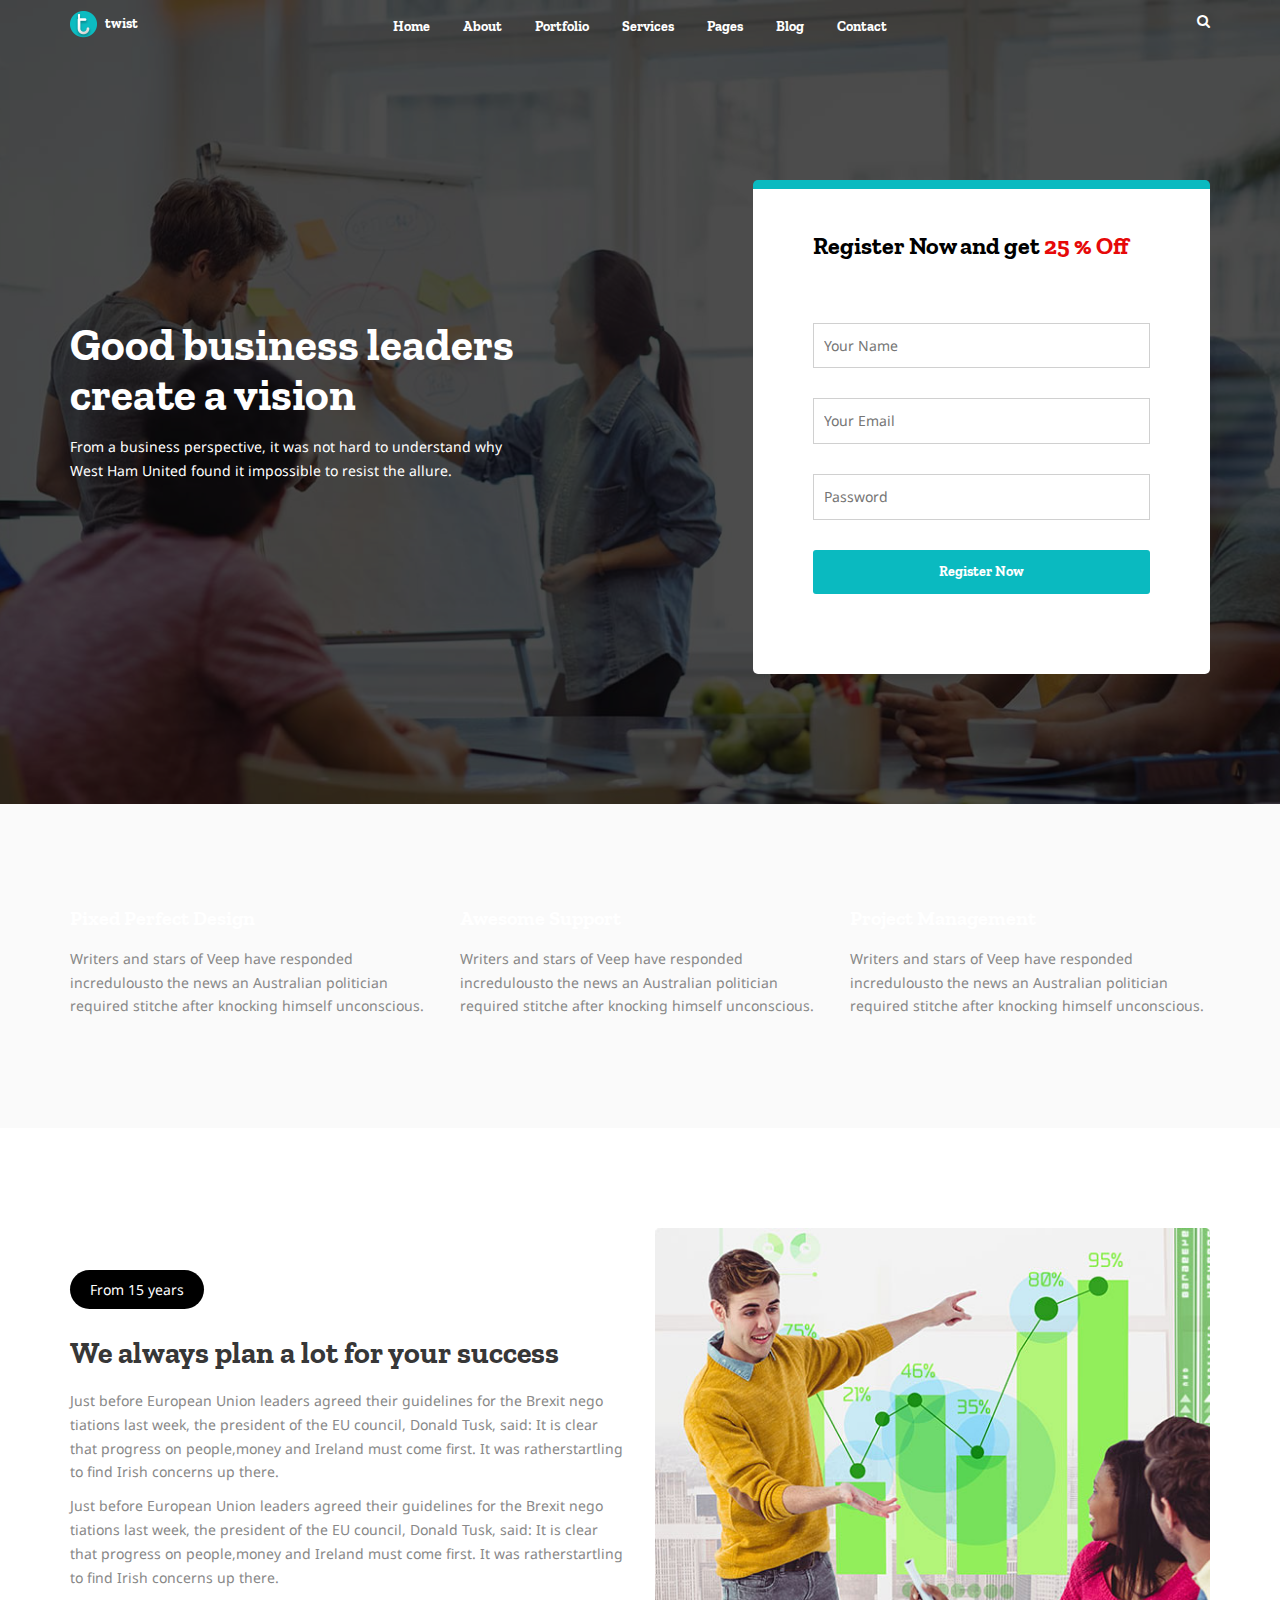
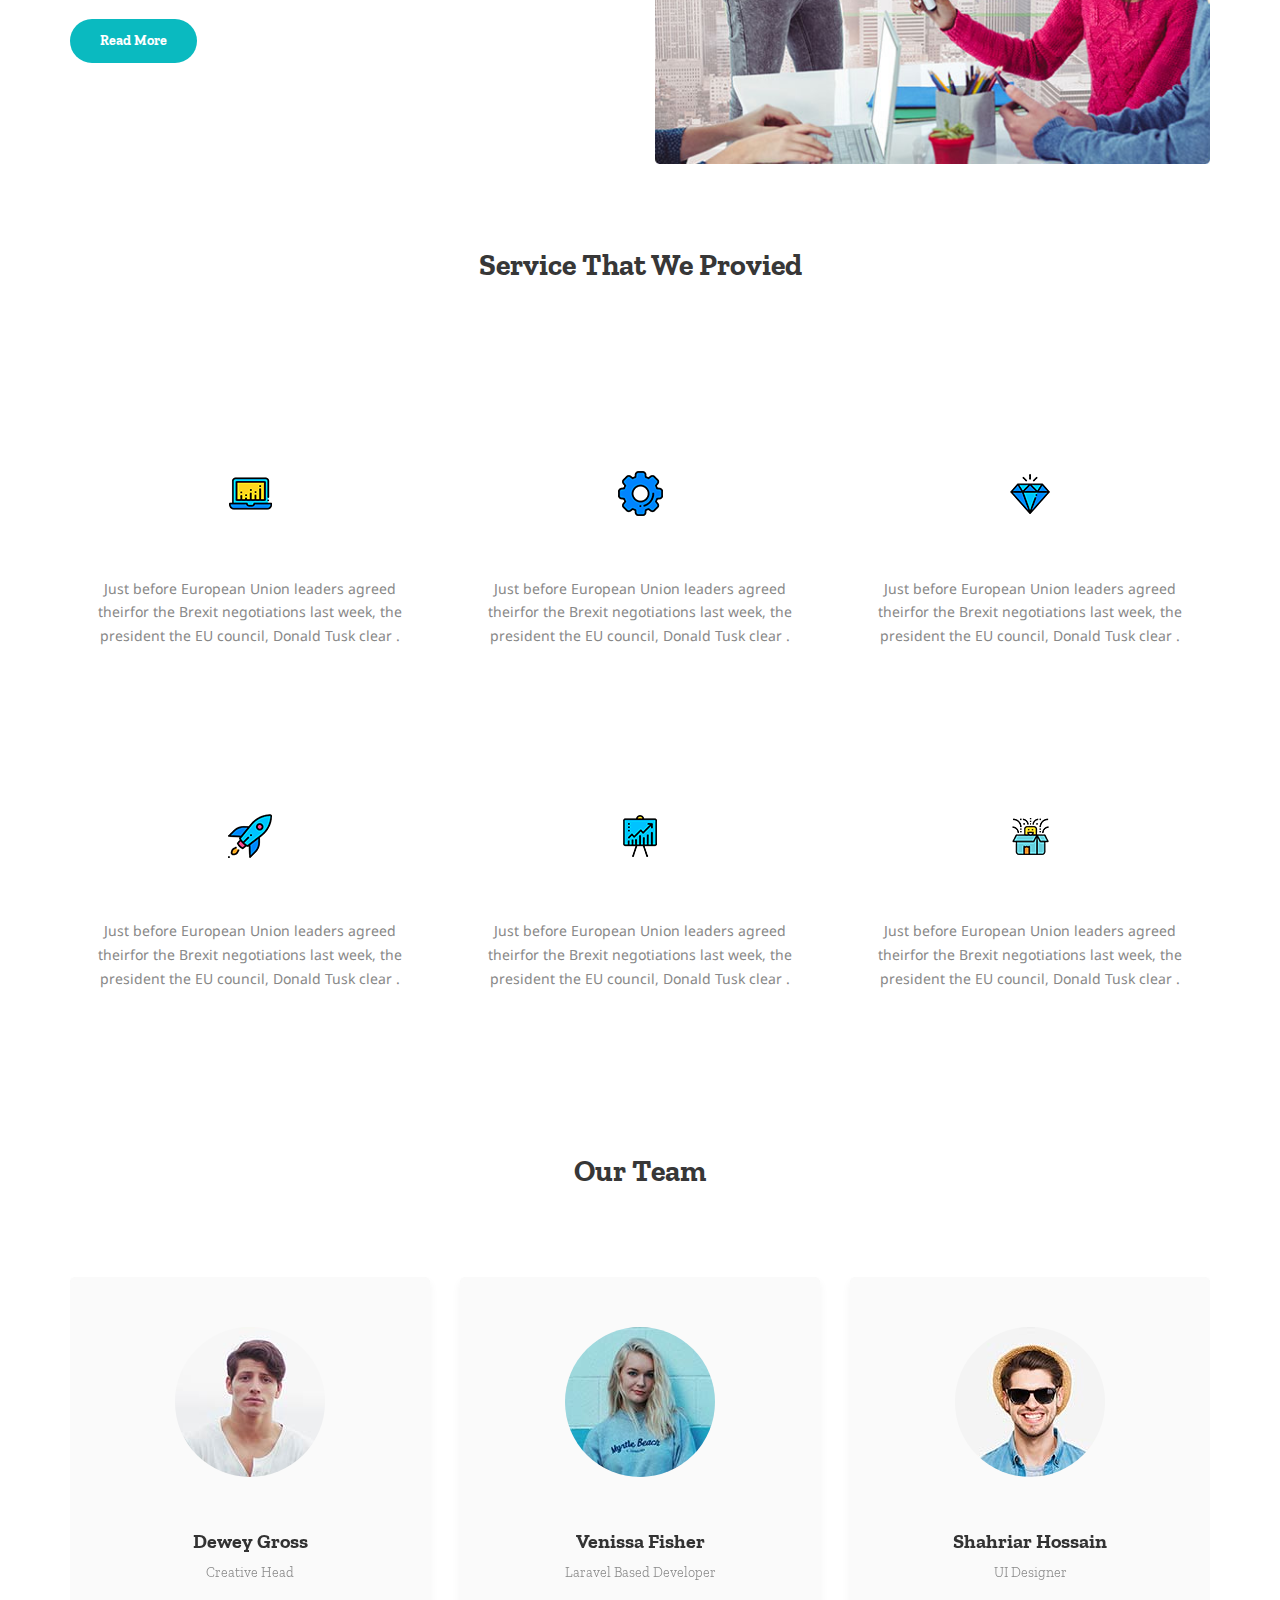
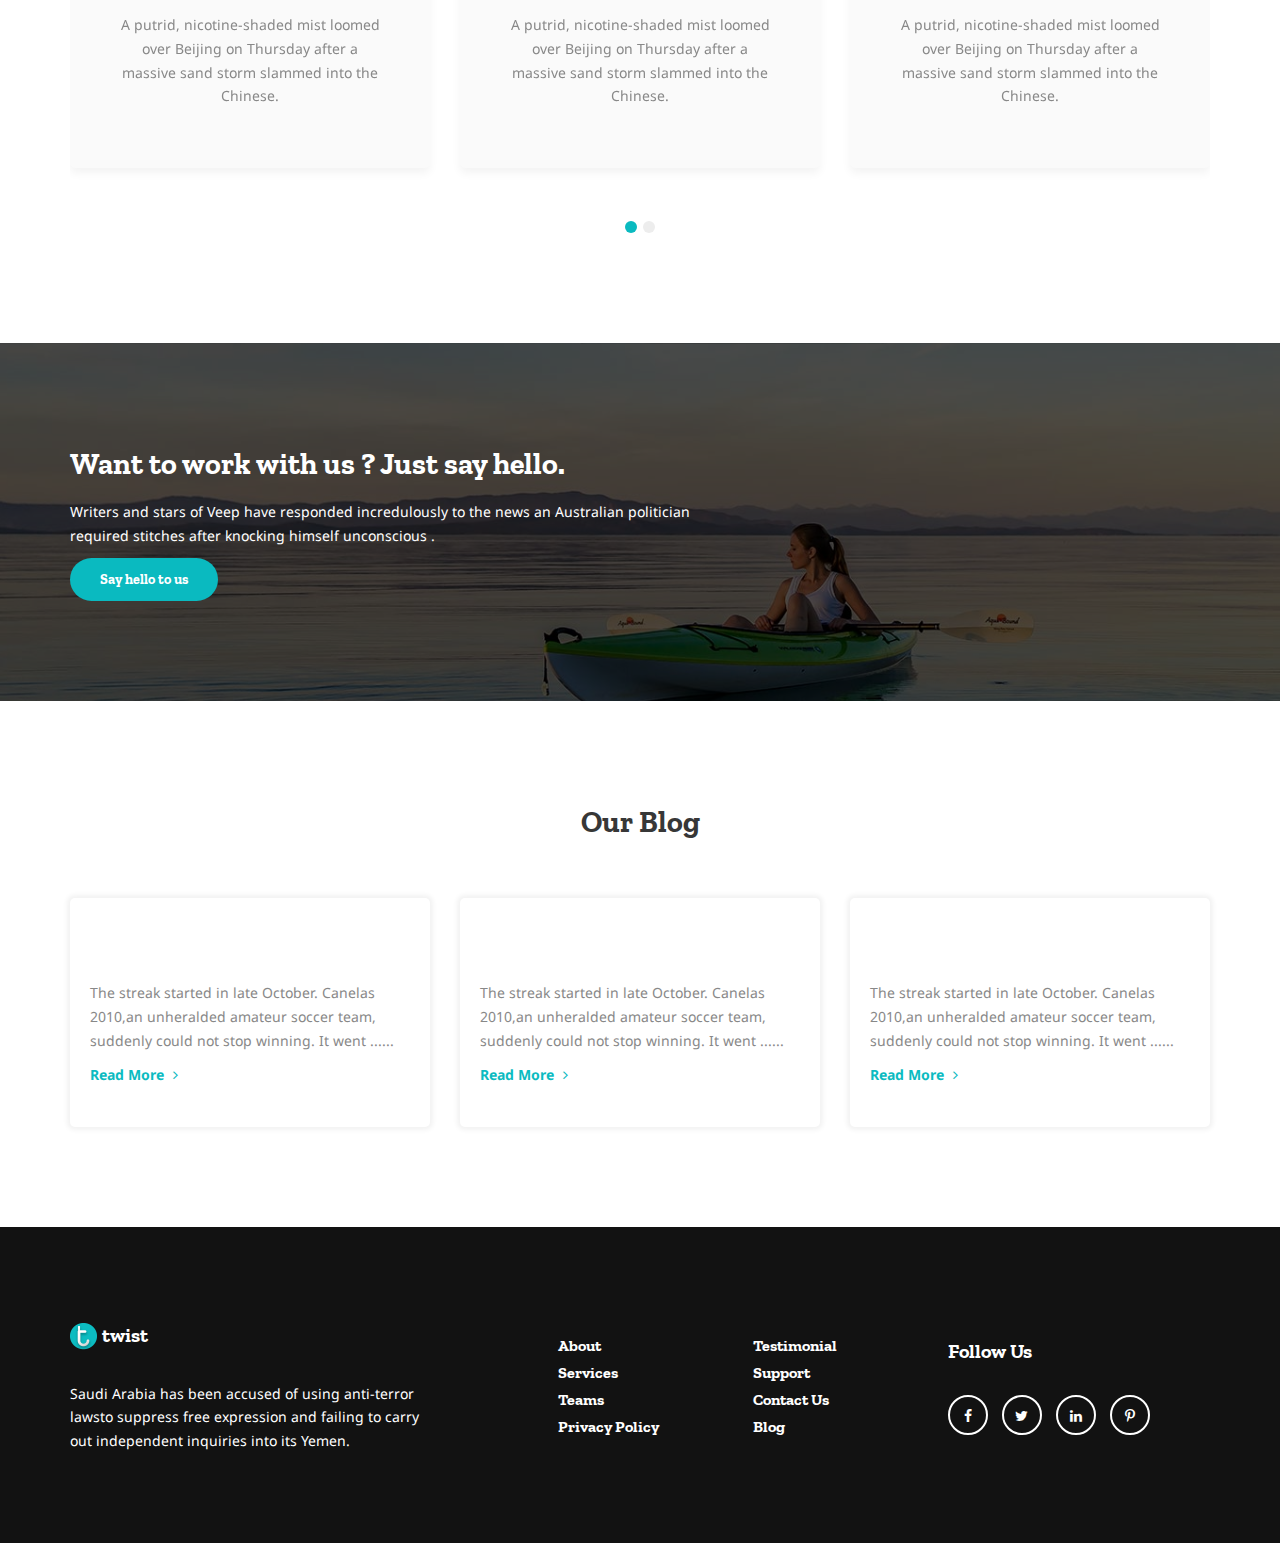
<file: home-2.html>
<!DOCTYPE html>
<html lang="en">

<head>
    <meta charset="UTF-8">
    <meta http-equiv="X-UA-Compatible" content="IE=edge">
    <meta name="viewport" content="width=device-width, initial-scale=1">
    <title>Twist</title>
    <link rel="stylesheet" href="assets/css/font-awesome.min.css">
    <link rel="stylesheet" href="assets/css/bootstrap.min.css">
    <link rel="stylesheet" href="assets/css/animate.min.css">
    <link rel="stylesheet" href="assets/css/animate.min.css">
    <link rel="stylesheet" href="assets/css/owl.carousel.min.css">
    <link rel="stylesheet" href="assets/css/modal-video.min.css">
    <link rel="stylesheet" href="assets/css/slicknav.min.css">
    <link rel="stylesheet" href="assets/css/style.css">
    <link rel="stylesheet" href="assets/css/responsive.css">
</head>

<body>
    <div class="header-area absolute-header">
        <div class="container">
            <div class="row">
                <div class="col-md-2 col-xs-4 text-left">
                    <div class="logo">
                        <a href=""><img src="assets/img/logo-icon.png" alt=""> twist</a>
                    </div>
                </div>
                <div class="col-md-8 col-xs-4  text-center">
                    <div class="mobile-menu"></div>
                    <div class="main-menu text-center">
                        <ul id="menu">
                            <li><a href="index.html">Home</a>
                                <ul>
                                    <li><a href="index.html">Homepage 1</a></li>
                                    <li><a href="home-2.html">Homepage 2</a></li>
                                </ul>
                            </li>
                            <li><a href="about-us.html">About</a>
                                <ul>
                                    <li><a href="our-team.html">Our Team</a></li>
                                    <li><a href="faq.html">Friquently Asked Questions</a></li>
                                    <li><a href="testimonial.html">Testimonials</a></li>
                                </ul>
                            </li>
                            <li><a href="portfolio.html">Portfolio</a>
                                <ul>
                                    <li><a href="portfolio.html">Portfolio</a></li>
                                    <li><a href="project-details.html">Portfolio Details</a></li>
                                </ul>
                            </li>
                            <li><a href="services.html">Services</a>
                                <ul>
                                    <li><a href="services.html">Services</a></li>
                                    <li><a href="single-service.html">Service Details</a></li>
                                </ul>
                            </li>
                            <li class="mega-menu"><a href="">Pages</a>
                                <ul>
                                    <li class="row">
                                        <div class="col-md-3">
                                            <h5>Main pages</h5>
                                            <ul>
                                                <li><a href="index.html">Homepage</a></li>
                                                <li><a href="about-us.html">About</a></li>
                                                <li><a href="services.html">Services</a></li>
                                                <li><a href="portfolio.html">Portfolio</a></li>
                                                <li><a href="contact.html">Contact</a>
                                            </ul>
                                        </div>
                                        <div class="col-md-3">
                                            <h5>Other pages</h5>
                                            <ul>
                                                <li><a href="our-team.html">Our Team</a></li>
                                                <li><a href="faq.html">Friquently Asked Questions</a></li>
                                                <li><a href="testimonial.html">Testimonials</a></li>
                                                <li><a href="blog.html">Blog</a></li>
                                                <li><a href="blog-details.html">Blog Details</a></li>
                                            </ul>
                                        </div>
                                        <div class="col-md-3">
                                            <h5>Special pages</h5>
                                            <ul>
                                                <li><a href="404.html">404 Page</a></li>
                                                <li><a href="faq.html">Friquently Asked Questions</a></li>
                                                <li><a href="our-team.html">Our Members</a></li>
                                                <li><a href="services.html">Services we offer</a></li>
                                                <li><a href="contact.html">Contact with us</a></li>
                                                <li><a href="project-details.html">Single Portfolio</a>
                                            </ul>
                                        </div>
                                        <div class="col-md-3">
                                            <h5>Other Links</h5>
                                            <ul>
                                                <li><a href="http://themeforest.com" target="_blank">Themeforest</a></li>
                                                <li><a href="http://graphicriver.com" target="_blank">Graphicriver</a></li>
                                                <li><a href="our-team.html">Our Members</a></li>
                                                <li><a href="services.html">Services we offer</a></li>
                                                <li><a href="contact.html">Contact with us</a></li>
                                                <li><a href="project-details.html">Single Portfolio</a>
                                            </ul>
                                        </div>
                                        </li>
                                </ul>
                                </li>
                                <li><a href="blog.html">Blog</a>
                                    <ul>
                                        <li><a href="blog.html">Blog</a></li>
                                        <li><a href="blog-details.html">Blog Details</a></li>
                                    </ul>
                                </li>
                                <li><a href="contact.html">Contact</a></li>
                        </ul>
                    </div>
                </div>
                <div class="col-md-2  col-xs-4 text-right">
                    <span class="search-icon"><i class="fa fa-search"></i></span>
                </div>
            </div>
        </div>
    </div>

<!-- Hero Section -->    
    <div class="hero-area black-overlay">
        <div class="container">
            <div class="row">
                <div class="col-md-5">
                    <div class="hero-txt">
                        <h1>Good business leaders create a vision</h1>
                        <p>From a business perspective, it was not hard to understand why West Ham United found it impossible to resist the allure.</p>
                    </div>
                </div>
                <div class="col-md-5 col-md-offset-2">
                    <div class="register-form">
                        <h3>Register Now and get <span>25 % Off</span> </h3>
                        <form action="">
                            <p><input type="text" placeholder="Your Name"></p>
                            <p><input type="email" placeholder="Your Email"></p>
                            <p><input type="password" placeholder="Password"></p>
                            <p><button type="submit">Register Now</button></p>
                        </form>
                    </div>
                </div>
            </div>
        </div>
    </div>

    <div class="section-padding gray-bg">
        <div class="container">
            <div class="row">
                <div class="col-md-4">
                    <h4>Pixed Perfect Design</h4>
                    <p>Writers and stars of Veep have responded incredulousto the news an Australian politician required stitche after knocking himself unconscious.</p>
                </div>
                <div class="col-md-4">
                    <h4>Awesome Support</h4>
                    <p>Writers and stars of Veep have responded incredulousto the news an Australian politician required stitche after knocking himself unconscious.</p>
                </div>
                <div class="col-md-4">
                    <h4>Project Management</h4>
                    <p>Writers and stars of Veep have responded incredulousto the news an Australian politician required stitche after knocking himself unconscious.</p>
                </div>
            </div>
        </div>
    </div>

    <div class="section-padding">
        <div class="container">
            <div class="row">
                <div class="col-md-6">
                    <div class="about-txt">
                        <div class="spacer-50"></div>   
                        <span class="service-ticker">From 15 years</span>
                        <div class="margin-t30">
                            <h2>We always plan a lot for your success</h2>
                        </div>
                        <p>Just before European Union leaders agreed their guidelines for the Brexit nego tiations last week, the president of the EU council, Donald Tusk, said: It is clear that progress on people,money and Ireland must come first. It was ratherstartling to find Irish concerns up there.</p>
                        <p>Just before European Union leaders agreed their guidelines for the Brexit nego tiations last week, the president of the EU council, Donald Tusk, said: It is clear that progress on people,money and Ireland must come first. It was ratherstartling to find Irish concerns up there.</p>
                        <a href="blog-details.html" class="boxed-btn">Read More</a>
                    </div>
                </div>
                <div class="col-md-6">
                    <img src="assets/img/about-img.jpg" class="rs" alt="">
                </div>
            </div>
            <div class="row">
                <div class="col-md-12 text-center">
                    <div class="margin-80">
                        <h2>Service That We Provied</h2>
                    </div>
                </div>
            </div>
            <div class="row">
                <div class="col-md-4 col-sm-6 text-center">
                    <div class="service-box">
                        <div class="service-box-icon">
                            <img src="assets/img/about-icon-1.png" alt="">
                        </div>
                        <h4>Digital Marketing</h4>
                        <p>Just before European Union leaders agreed theirfor the Brexit negotiations last week, the president the EU council, Donald Tusk clear .</p>
                    </div>
                </div>
                <div class="col-md-4 col-sm-6  text-center">
                    <div class="service-box">
                        <div class="service-box-icon">
                            <img src="assets/img/about-icon-2.png" alt="">
                        </div>
                        <h4>Web Development</h4>
                        <p>Just before European Union leaders agreed theirfor the Brexit negotiations last week, the president the EU council, Donald Tusk clear .</p>
                    </div>
                </div>

                <div class="col-md-4  col-sm-6 text-center">
                    <div class="service-box">
                        <div class="service-box-icon">
                            <img src="assets/img/about-icon-3.png" alt="">
                        </div>
                        <h4>Web Development</h4>
                        <p>Just before European Union leaders agreed theirfor the Brexit negotiations last week, the president the EU council, Donald Tusk clear .</p>
                    </div>
                </div>

                <div class="col-md-4  col-sm-6 text-center">
                    <div class="service-box">
                        <div class="service-box-icon">
                            <img src="assets/img/about-icon-4.png" alt="">
                        </div>
                        <h4>Branding</h4>
                        <p>Just before European Union leaders agreed theirfor the Brexit negotiations last week, the president the EU council, Donald Tusk clear .</p>
                    </div>
                </div>
                <div class="col-md-4  col-sm-6  text-center">
                    <div class="service-box">
                        <div class="service-box-icon">
                            <img src="assets/img/about-icon-5.png" alt="">
                        </div>
                        <h4>SEO Marketing</h4>
                        <p>Just before European Union leaders agreed theirfor the Brexit negotiations last week, the president the EU council, Donald Tusk clear .</p>
                    </div>
                </div>
                <div class="col-md-4  col-sm-6 text-center">
                    <div class="service-box">
                        <div class="service-box-icon">
                            <img src="assets/img/about-icon-6.png" alt="">
                        </div>
                        <h4>Print Design</h4>
                        <p>Just before European Union leaders agreed theirfor the Brexit negotiations last week, the president the EU council, Donald Tusk clear .</p>
                    </div>
                </div>
            </div>
        </div>
    </div>

    
    
    <!-- Team Section -->
    <div class="section-padding no-padding-top">
        <div class="container">
            <div class="row">
                <div class="col-md-6 col-md-offset-3 text-center">
                    <h2>Our Team</h2>
                </div>
            </div>
            <div class="row">
                <div class="col-md-12">
                    <div class="team-list owl-carousel">
                        <div class="single-team-member">
                            <img src="assets/img/team-member-1.jpg" alt="">
                            <h4>Dewey  Gross <span>Creative Head</span></h4>
                            <p>A putrid, nicotine-shaded mist loomed over Beijing on Thursday after a massive sand storm slammed into the Chinese.</p>
                        </div>
                        <div class="single-team-member">
                            <img src="assets/img/team-member-2.jpg" alt="">
                            <h4>Venissa Fisher <span>Laravel Based Developer</span></h4>
                            <p>A putrid, nicotine-shaded mist loomed over Beijing on Thursday after a massive sand storm slammed into the Chinese.</p>
                        </div>
                        <div class="single-team-member">
                            <img src="assets/img/team-member-3.jpg" alt="">
                            <h4>Shahriar Hossain<span>UI Designer</span></h4>
                            <p>A putrid, nicotine-shaded mist loomed over Beijing on Thursday after a massive sand storm slammed into the Chinese.</p>
                        </div>
                        <div class="single-team-member">
                            <img src="assets/img/team-member-1.jpg" alt="">
                            <h4>Dewey  Gross <span>Creative Head</span></h4>
                            <p>A putrid, nicotine-shaded mist loomed over Beijing on Thursday after a massive sand storm slammed into the Chinese.</p>
                        </div>
                        <div class="single-team-member">
                            <img src="assets/img/team-member-2.jpg" alt="">
                            <h4>Venissa Fisher <span>Laravel Based Developer</span></h4>
                            <p>A putrid, nicotine-shaded mist loomed over Beijing on Thursday after a massive sand storm slammed into the Chinese.</p>
                        </div>
                        <div class="single-team-member">
                            <img src="assets/img/team-member-3.jpg" alt="">
                            <h4>Shahriar Hossain<span>UI Designer</span></h4>
                            <p>A putrid, nicotine-shaded mist loomed over Beijing on Thursday after a massive sand storm slammed into the Chinese.</p>
                        </div>
                    </div>
                </div>
            </div>
        </div>
    </div>
    <div class="section-padding cta-bg-2 black-overlay">
        <div class="container">
            <div class="row">
                <div class="col-md-7">
                    <h2>Want to work with us ?  Just say hello.</h2>
                    <p>Writers and stars of Veep have responded incredulously 
                    to the news an Australian politician required stitches after knocking himself 
                    unconscious .</p>
                    <a href="contact.html" class="boxed-btn">Say hello to us</a>
                </div>
            </div>
        </div>
    </div>

    <div class="section-padding">
        <div class="container">
            <div class="row">
                <div class="col-md-12 text-center">
                    <h2>Our Blog</h2>
                </div>
            </div>
            <div class="row">
                <div class="col-md-4">
                    <div class="blog-box">
                        <h4>The streak started in late October</h4>
                        <p>The streak started in late October. Canelas 2010,an unheralded amateur soccer team, suddenly could not stop winning. It went ......</p>
                        <a href="blog-details.html">Read More <i class="fa fa-angle-right"></i></a>
                    </div>
                </div>
                <div class="col-md-4">
                    <div class="blog-box">
                        <h4>The Rangers needed a jolt for their</h4>
                        <p>The streak started in late October. Canelas 2010,an unheralded amateur soccer team, suddenly could not stop winning. It went ......</p>
                        <a href="blog-details.html">Read More <i class="fa fa-angle-right"></i></a>
                    </div>
                </div>
                <div class="col-md-4">
                    <div class="blog-box">
                        <h4>From a business perspective</h4>
                        <p>The streak started in late October. Canelas 2010,an unheralded amateur soccer team, suddenly could not stop winning. It went ......</p>
                        <a href="blog-details.html">Read More <i class="fa fa-angle-right"></i></a>
                    </div>
                </div>
            </div>
        </div>
    </div>

    <div class="footer black-bg">
        <div class="container">
            <div class="row">
                <div class="col-md-4">
                    <div class="logo">
                        <a href="index.html">
                            <img src="assets/img/logo-icon.png" alt="">twist
                        </a>
                    </div>
                    <p>Saudi Arabia has been accused of using anti-terror lawsto suppress free expression and failing to carry out independent inquiries into its Yemen.</p>
                </div>
                <div class="col-md-2 col-md-offset-1 col-sm-4">
                    <div class="footer-link">
                        <ul>
                            <li><a href="about-us.html">About</a></li>
                            <li><a href="services.html">Services</a></li>
                            <li><a href="our-team.html">Teams</a></li>
                            <li><a href="404.html">Privacy Policy</a></li>
                        </ul>
                    </div>
                </div>
                <div class="col-md-2 col-sm-4">
                    <div class="footer-link">
                        <ul>
                            <li><a href="testimonial.html">Testimonial</a></li>
                            <li><a href="our-team.html">Support</a></li>
                            <li><a href="contact.html">Contact Us</a></li>
                            <li><a href="blog.html">Blog</a></li>
                        </ul>
                    </div>
                </div>
                <div class="col-md-3 col-sm-4">
                    <div class="social-link">
                        <h4>Follow Us</h4>
                        <a href="#"><i class="fa fa-facebook"></i></a>
                        <a href="#"><i class="fa fa-twitter"></i></a>
                        <a href="#"><i class="fa fa-linkedin"></i></a>
                        <a href="#"><i class="fa fa-pinterest-p"></i></a>
                    </div>
                </div>
            </div>
        </div>
    </div>
    
    

    <script src="assets/js/jquery1.12.4.min.js"></script>
    <script src="assets/js/owl.carousel.min.js"></script>
    <script src="assets/js/bootstrap.min.js"></script>
    <script src="assets/js/jquery-circle-progress.min.1.2.2.js"></script>
    <script src="assets/js/modal-video.min.js"></script>
    <script src="assets/js/isotope.min.3.0.4.js"></script>
    <script src="assets/js/jquery.slicknav.min.js"></script>
    <script src="assets/js/scripts.js"></script>
</body>

</html>
</file>
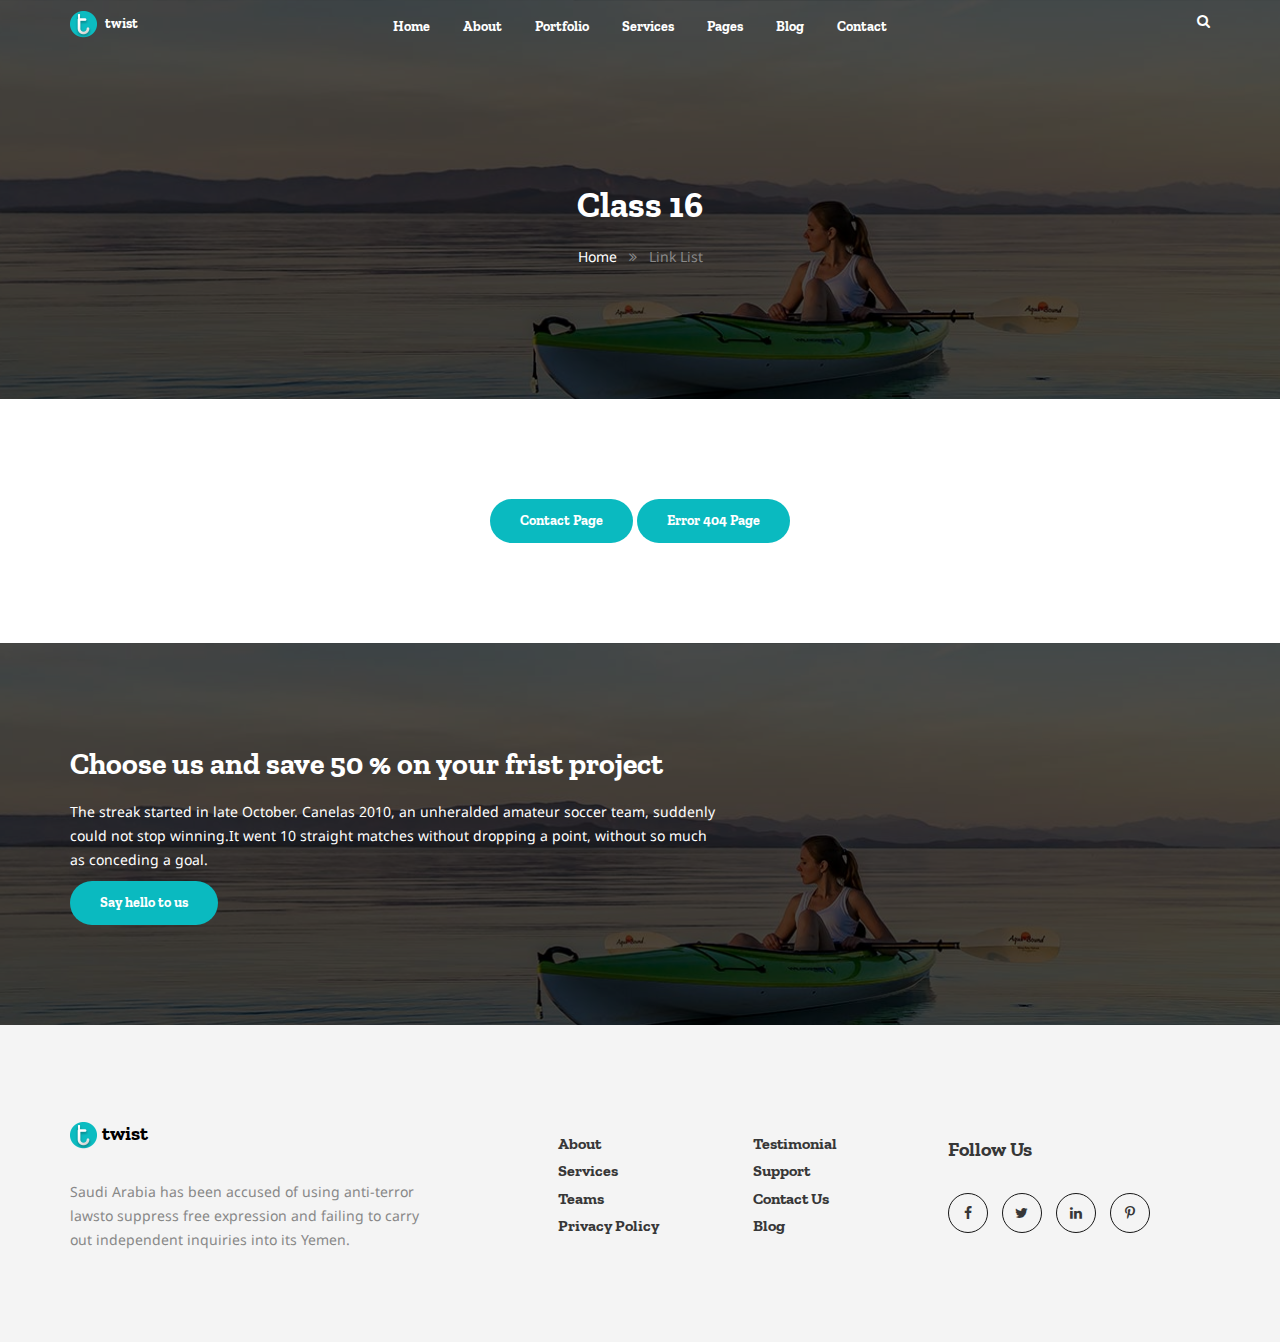
<file: link.html>
<!DOCTYPE html>
<html lang="en">

<head>
    <meta charset="UTF-8">
    <meta http-equiv="X-UA-Compatible" content="IE=edge">
    <meta name="viewport" content="width=device-width, initial-scale=1">
    <title>Twist</title>
    <link rel="stylesheet" href="assets/css/font-awesome.min.css">
    <link rel="stylesheet" href="assets/css/bootstrap.min.css">
    <link rel="stylesheet" href="assets/css/animate.min.css">
    <link rel="stylesheet" href="assets/css/animate.min.css">
    <link rel="stylesheet" href="assets/css/owl.carousel.min.css">
    <link rel="stylesheet" href="assets/css/modal-video.min.css">
    <link rel="stylesheet" href="assets/css/slicknav.min.css">
    <link rel="stylesheet" href="assets/css/style.css">
    <link rel="stylesheet" href="assets/css/responsive.css">
</head>

<body>
    <!-- Header Section -->
    <div class="header-area absolute-header">
        <div class="container">
            <div class="row">
                <div class="col-md-2 col-xs-4 text-left">
                    <div class="logo">
                        <a href=""><img src="assets/img/logo-icon.png" alt=""> twist</a>
                    </div>
                </div>
                <div class="col-md-8 col-xs-4  text-center">
                    <div class="mobile-menu"></div>
                    <div class="main-menu text-center">
                        <ul id="menu">
                            <li><a href="index.html">Home</a>
                                <ul>
                                    <li><a href="index.html">Homepage 1</a></li>
                                    <li><a href="home-2.html">Homepage 2</a></li>
                                </ul>
                            </li>
                            <li><a href="about-us.html">About</a>
                                <ul>
                                    <li><a href="our-team.html">Our Team</a></li>
                                    <li><a href="faq.html">Friquently Asked Questions</a></li>
                                    <li><a href="testimonial.html">Testimonials</a></li>
                                </ul>
                            </li>
                            <li><a href="portfolio.html">Portfolio</a>
                                <ul>
                                    <li><a href="portfolio.html">Portfolio</a></li>
                                    <li><a href="project-details.html">Portfolio Details</a></li>
                                </ul>
                            </li>
                            <li><a href="services.html">Services</a>
                                <ul>
                                    <li><a href="services.html">Services</a></li>
                                    <li><a href="single-service.html">Service Details</a></li>
                                </ul>
                            </li>
                            <li class="mega-menu"><a href="">Pages</a>
                                <ul>
                                    <li class="row">
                                        <div class="col-md-3">
                                            <h5>Main pages</h5>
                                            <ul>
                                                <li><a href="index.html">Homepage</a></li>
                                                <li><a href="about-us.html">About</a></li>
                                                <li><a href="services.html">Services</a></li>
                                                <li><a href="portfolio.html">Portfolio</a></li>
                                                <li><a href="contact.html">Contact</a>
                                            </ul>
                                        </div>
                                        <div class="col-md-3">
                                            <h5>Other pages</h5>
                                            <ul>
                                                <li><a href="our-team.html">Our Team</a></li>
                                                <li><a href="faq.html">Friquently Asked Questions</a></li>
                                                <li><a href="testimonial.html">Testimonials</a></li>
                                                <li><a href="blog.html">Blog</a></li>
                                                <li><a href="blog-details.html">Blog Details</a></li>
                                            </ul>
                                        </div>
                                        <div class="col-md-3">
                                            <h5>Special pages</h5>
                                            <ul>
                                                <li><a href="404.html">404 Page</a></li>
                                                <li><a href="faq.html">Friquently Asked Questions</a></li>
                                                <li><a href="our-team.html">Our Members</a></li>
                                                <li><a href="services.html">Services we offer</a></li>
                                                <li><a href="contact.html">Contact with us</a></li>
                                                <li><a href="project-details.html">Single Portfolio</a>
                                            </ul>
                                        </div>
                                        <div class="col-md-3">
                                            <h5>Other Links</h5>
                                            <ul>
                                                <li><a href="http://themeforest.com" target="_blank">Themeforest</a></li>
                                                <li><a href="http://graphicriver.com" target="_blank">Graphicriver</a></li>
                                                <li><a href="our-team.html">Our Members</a></li>
                                                <li><a href="services.html">Services we offer</a></li>
                                                <li><a href="contact.html">Contact with us</a></li>
                                                <li><a href="project-details.html">Single Portfolio</a>
                                            </ul>
                                        </div>
                                        </li>
                                </ul>
                                </li>
                                <li><a href="blog.html">Blog</a>
                                    <ul>
                                        <li><a href="blog.html">Blog</a></li>
                                        <li><a href="blog-details.html">Blog Details</a></li>
                                    </ul>
                                </li>
                                <li><a href="contact.html">Contact</a></li>
                        </ul>
                    </div>
                </div>
                <div class="col-md-2  col-xs-4 text-right">
                    <span class="search-icon"><i class="fa fa-search"></i></span>
                </div>
            </div>
        </div>
    </div>

    <div class="breadcromb-area breadcromb-bg-2 black-overlay">
        <div class="container">
            <div class="row">
                <div class="col-md-12 text-center">
                    <h4>Class 16</h4>
                    <a href="index.html">Home</a> <i class="fa fa-angle-double-right"></i> Link List
                </div>
            </div>
        </div>
    </div>
    
    <div class="section-padding">
        <div class="container">
            <div class="row">
                <div class="col-md-12 text-center">
                    <a href="contact.html" class="boxed-btn">Contact Page</a>
                    <a href="404.html" class="boxed-btn">Error 404 Page</a>
                </div>
            </div>
        </div>
    </div>

    <div class="section-padding cta-bg-2 black-overlay">
        <div class="container">
            <div class="row">
                <div class="col-md-7">
                    <h2>Choose us and save 50 % on your frist project</h2>
                    <p>The streak started in late October. Canelas 2010, an unheralded amateur soccer team, suddenly could not stop winning.It went 10 straight matches without dropping a point, without so much as conceding a goal.</p>
                    <a href="contact.html" class="boxed-btn">Say hello to us</a>
                </div>
            </div>
        </div>
    </div>

    

    <div class="footer gray-bg">
        <div class="container">
            <div class="row">
                <div class="col-md-4">
                    <div class="logo">
                        <a href="index.html">
                            <img src="assets/img/logo-icon.png" alt="">twist
                        </a>
                    </div>
                    <p>Saudi Arabia has been accused of using anti-terror lawsto suppress free expression and failing to carry out independent inquiries into its Yemen.</p>
                </div>
                <div class="col-md-2 col-md-offset-1 col-sm-4">
                    <div class="footer-link">
                        <ul>
                            <li><a href="about-us.html">About</a></li>
                            <li><a href="services.html">Services</a></li>
                            <li><a href="our-team.html">Teams</a></li>
                            <li><a href="404.html">Privacy Policy</a></li>
                        </ul>
                    </div>
                </div>
                <div class="col-md-2 col-sm-4">
                    <div class="footer-link">
                        <ul>
                            <li><a href="testimonial.html">Testimonial</a></li>
                            <li><a href="our-team.html">Support</a></li>
                            <li><a href="contact.html">Contact Us</a></li>
                            <li><a href="blog.html">Blog</a></li>
                        </ul>
                    </div>
                </div>
                <div class="col-md-3 col-sm-4">
                    <div class="social-link">
                        <h4>Follow Us</h4>
                        <a href="#"><i class="fa fa-facebook"></i></a>
                        <a href="#"><i class="fa fa-twitter"></i></a>
                        <a href="#"><i class="fa fa-linkedin"></i></a>
                        <a href="#"><i class="fa fa-pinterest-p"></i></a>
                    </div>
                </div>
            </div>
        </div>
    </div>
    
    

    <script src="assets/js/jquery1.12.4.min.js"></script>
    <script src="assets/js/owl.carousel.min.js"></script>
    <script src="assets/js/bootstrap.min.js"></script>
    <script src="assets/js/jquery-circle-progress.min.1.2.2.js"></script>
    <script src="assets/js/modal-video.min.js"></script>
    <script src="assets/js/isotope.min.3.0.4.js"></script>
    <script src="assets/js/jquery.slicknav.min.js"></script>
    <script src="assets/js/scripts.js"></script>
</body>

</html>
</file>
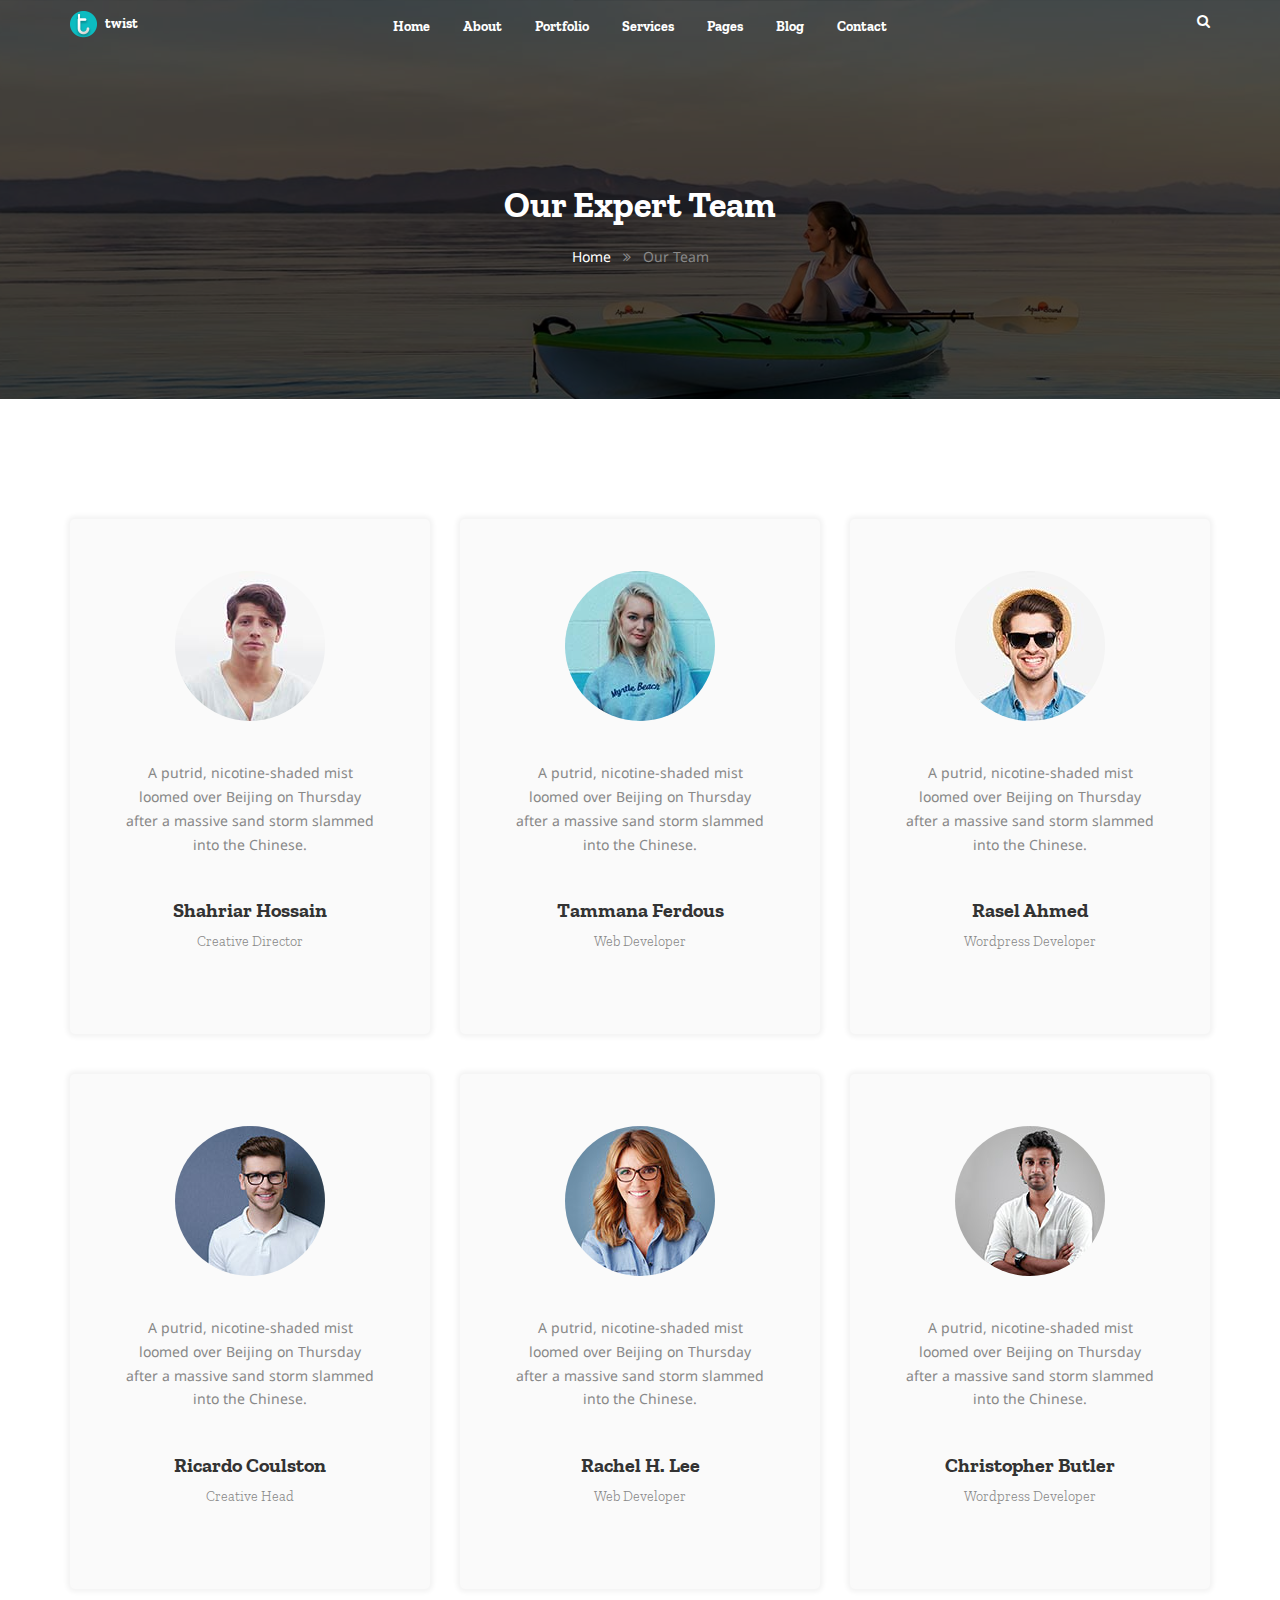
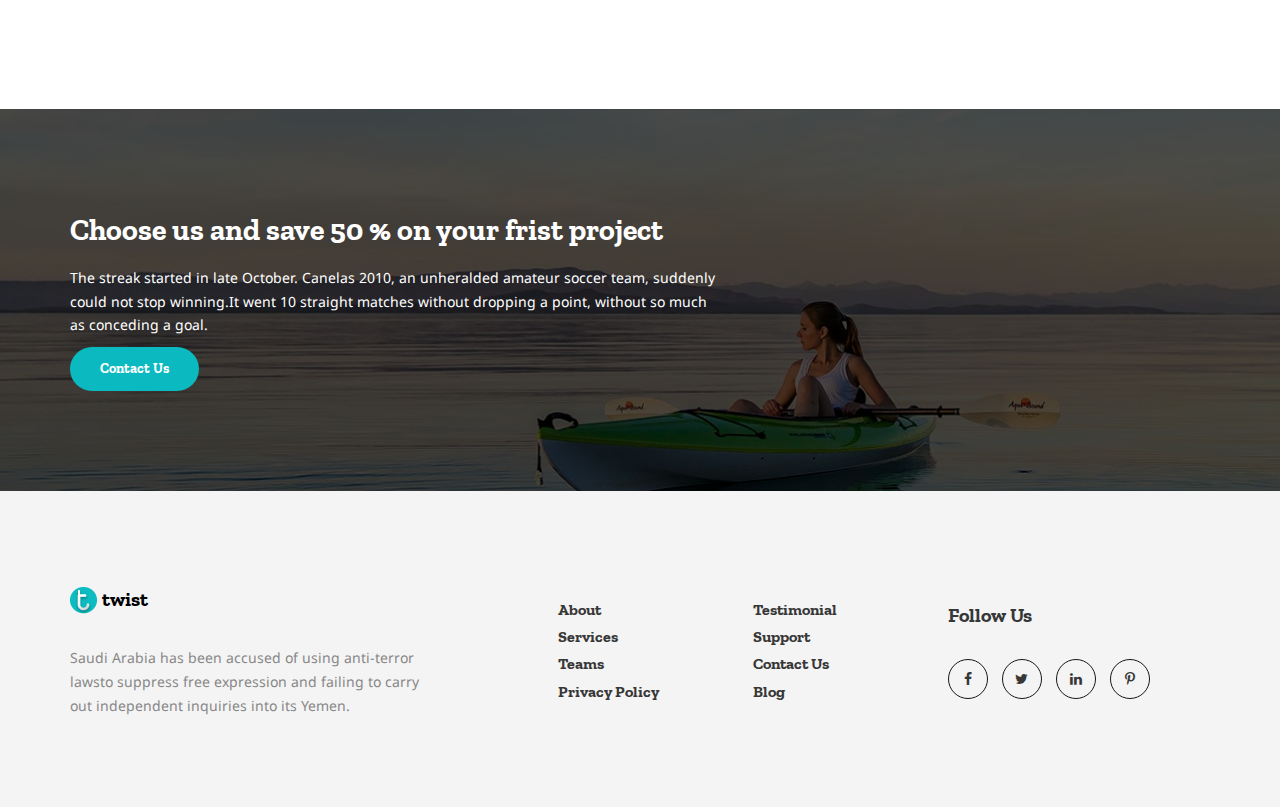
<file: our-team.html>
<!DOCTYPE html>
<html lang="en">

<head>
    <meta charset="UTF-8">
    <meta http-equiv="X-UA-Compatible" content="IE=edge">
    <meta name="viewport" content="width=device-width, initial-scale=1">
    <title>Twist</title>
    <link rel="stylesheet" href="assets/css/font-awesome.min.css">
    <link rel="stylesheet" href="assets/css/bootstrap.min.css">
    <link rel="stylesheet" href="assets/css/animate.min.css">
    <link rel="stylesheet" href="assets/css/animate.min.css">
    <link rel="stylesheet" href="assets/css/owl.carousel.min.css">
    <link rel="stylesheet" href="assets/css/modal-video.min.css">
    <link rel="stylesheet" href="assets/css/slicknav.min.css">
    <link rel="stylesheet" href="assets/css/style.css">
    <link rel="stylesheet" href="assets/css/responsive.css">
</head>

<body>
    <!-- Header Section -->
    <div class="header-area absolute-header">
        <div class="container">
            <div class="row">
                <div class="col-md-2 col-xs-4 text-left">
                    <div class="logo">
                        <a href=""><img src="assets/img/logo-icon.png" alt=""> twist</a>
                    </div>
                </div>
                <div class="col-md-8 col-xs-4  text-center">
                    <div class="mobile-menu"></div>
                    <div class="main-menu text-center">
                        <ul id="menu">
                            <li><a href="index.html">Home</a>
                                <ul>
                                    <li><a href="index.html">Homepage 1</a></li>
                                    <li><a href="home-2.html">Homepage 2</a></li>
                                </ul>
                            </li>
                            <li><a href="about-us.html">About</a>
                                <ul>
                                    <li><a href="our-team.html">Our Team</a></li>
                                    <li><a href="faq.html">Friquently Asked Questions</a></li>
                                    <li><a href="testimonial.html">Testimonials</a></li>
                                </ul>
                            </li>
                            <li><a href="portfolio.html">Portfolio</a>
                                <ul>
                                    <li><a href="portfolio.html">Portfolio</a></li>
                                    <li><a href="project-details.html">Portfolio Details</a></li>
                                </ul>
                            </li>
                            <li><a href="services.html">Services</a>
                                <ul>
                                    <li><a href="services.html">Services</a></li>
                                    <li><a href="single-service.html">Service Details</a></li>
                                </ul>
                            </li>
                            <li class="mega-menu"><a href="">Pages</a>
                                <ul>
                                    <li class="row">
                                        <div class="col-md-3">
                                            <h5>Main pages</h5>
                                            <ul>
                                                <li><a href="index.html">Homepage</a></li>
                                                <li><a href="about-us.html">About</a></li>
                                                <li><a href="services.html">Services</a></li>
                                                <li><a href="portfolio.html">Portfolio</a></li>
                                                <li><a href="contact.html">Contact</a>
                                            </ul>
                                        </div>
                                        <div class="col-md-3">
                                            <h5>Other pages</h5>
                                            <ul>
                                                <li><a href="our-team.html">Our Team</a></li>
                                                <li><a href="faq.html">Friquently Asked Questions</a></li>
                                                <li><a href="testimonial.html">Testimonials</a></li>
                                                <li><a href="blog.html">Blog</a></li>
                                                <li><a href="blog-details.html">Blog Details</a></li>
                                            </ul>
                                        </div>
                                        <div class="col-md-3">
                                            <h5>Special pages</h5>
                                            <ul>
                                                <li><a href="404.html">404 Page</a></li>
                                                <li><a href="faq.html">Friquently Asked Questions</a></li>
                                                <li><a href="our-team.html">Our Members</a></li>
                                                <li><a href="services.html">Services we offer</a></li>
                                                <li><a href="contact.html">Contact with us</a></li>
                                                <li><a href="project-details.html">Single Portfolio</a>
                                            </ul>
                                        </div>
                                        <div class="col-md-3">
                                            <h5>Other Links</h5>
                                            <ul>
                                                <li><a href="http://themeforest.com" target="_blank">Themeforest</a></li>
                                                <li><a href="http://graphicriver.com" target="_blank">Graphicriver</a></li>
                                                <li><a href="our-team.html">Our Members</a></li>
                                                <li><a href="services.html">Services we offer</a></li>
                                                <li><a href="contact.html">Contact with us</a></li>
                                                <li><a href="project-details.html">Single Portfolio</a>
                                            </ul>
                                        </div>
                                        </li>
                                </ul>
                                </li>
                                <li><a href="blog.html">Blog</a>
                                    <ul>
                                        <li><a href="blog.html">Blog</a></li>
                                        <li><a href="blog-details.html">Blog Details</a></li>
                                    </ul>
                                </li>
                                <li><a href="contact.html">Contact</a></li>
                        </ul>
                    </div>
                </div>
                <div class="col-md-2  col-xs-4 text-right">
                    <span class="search-icon"><i class="fa fa-search"></i></span>
                </div>
            </div>
        </div>
    </div>

    <div class="breadcromb-area breadcromb-bg-3 black-overlay">
        <div class="container">
            <div class="row">
                <div class="col-md-12 text-center">
                    <h4>Our Expert Team</h4>
                    <a href="index.html">Home</a> <i class="fa fa-angle-double-right"></i> Our Team
                </div>
            </div>
        </div>
    </div>
    
    <div class="section-padding our-team-area">
        <div class="container">
            <div class="row">
                <div class="col-md-4 col-sm-6 team-2">
                    <div class="single-team-member">
                        <img src="assets/img/team-member-1.jpg" alt="">
                        <p>A putrid, nicotine-shaded mist loomed over
                        Beijing on Thursday after a massive sand 
                        storm slammed into the Chinese.</p>
                        <h4>Shahriar Hossain<span>Creative Director</span></h4>
                    </div>
                </div>
                <div class="col-md-4 col-sm-6 team-2">
                    <div class="single-team-member">
                        <img src="assets/img/team-member-2.jpg" alt="">
                        <p>A putrid, nicotine-shaded mist loomed over
                        Beijing on Thursday after a massive sand 
                        storm slammed into the Chinese.</p>
                        <h4>Tammana Ferdous<span>Web Developer</span></h4>
                    </div>
                </div>
                <div class="col-md-4 col-sm-6 team-2">
                    <div class="single-team-member">
                        <img src="assets/img/team-member-3.jpg" alt="">
                        <p>A putrid, nicotine-shaded mist loomed over
                        Beijing on Thursday after a massive sand 
                        storm slammed into the Chinese.</p>
                        <h4>Rasel Ahmed<span>Wordpress Developer</span></h4>
                    </div>
                </div>

                <div class="spacer-40"></div>

                <div class="col-md-4 col-sm-6 team-2">
                    <div class="single-team-member">
                        <img src="assets/img/team-member-4.jpg" alt="">
                        <p>A putrid, nicotine-shaded mist loomed over
                        Beijing on Thursday after a massive sand 
                        storm slammed into the Chinese.</p>
                        <h4>Ricardo  Coulston<span>Creative Head</span></h4>
                    </div>
                </div>
                <div class="col-md-4 col-sm-6 team-2">
                    <div class="single-team-member">
                        <img src="assets/img/team-member-5.jpg" alt="">
                        <p>A putrid, nicotine-shaded mist loomed over
                        Beijing on Thursday after a massive sand 
                        storm slammed into the Chinese.</p>
                        <h4>Rachel H. Lee<span>Web Developer</span></h4>
                    </div>
                </div>
                <div class="col-md-4 col-sm-6 team-2">
                    <div class="single-team-member">
                        <img src="assets/img/team-member-6.jpg" alt="">
                        <p>A putrid, nicotine-shaded mist loomed over
                        Beijing on Thursday after a massive sand 
                        storm slammed into the Chinese.</p>
                        <h4>Christopher  Butler<span>Wordpress Developer</span></h4>
                    </div>
                </div>
            </div>
        </div>
    </div>

    <div class="section-padding cta-bg-2 black-overlay">
        <div class="container">
            <div class="row">
                <div class="col-md-7">
                    <h2>Choose us and save 50 % on your frist project</h2>
                    <p>The streak started in late October. Canelas 2010, an unheralded amateur soccer team, suddenly could not stop winning.It went 10 straight matches without dropping a point, without so much as conceding a goal.</p>
                    <a href="contact.html" class="boxed-btn">Contact Us</a>
                </div>
            </div>
        </div>
    </div>

    

    <div class="footer gray-bg">
        <div class="container">
            <div class="row">
                <div class="col-md-4">
                    <div class="logo">
                        <a href="index.html">
                            <img src="assets/img/logo-icon.png" alt="">twist
                        </a>
                    </div>
                    <p>Saudi Arabia has been accused of using anti-terror lawsto suppress free expression and failing to carry out independent inquiries into its Yemen.</p>
                </div>
                <div class="col-md-2 col-md-offset-1 col-sm-4">
                    <div class="footer-link">
                        <ul>
                            <li><a href="about-us.html">About</a></li>
                            <li><a href="services.html">Services</a></li>
                            <li><a href="our-team.html">Teams</a></li>
                            <li><a href="404.html">Privacy Policy</a></li>
                        </ul>
                    </div>
                </div>
                <div class="col-md-2 col-sm-4">
                    <div class="footer-link">
                        <ul>
                            <li><a href="testimonial.html">Testimonial</a></li>
                            <li><a href="our-team.html">Support</a></li>
                            <li><a href="contact.html">Contact Us</a></li>
                            <li><a href="blog.html">Blog</a></li>
                        </ul>
                    </div>
                </div>
                <div class="col-md-3 col-sm-4">
                    <div class="social-link">
                        <h4>Follow Us</h4>
                        <a href="#"><i class="fa fa-facebook"></i></a>
                        <a href="#"><i class="fa fa-twitter"></i></a>
                        <a href="#"><i class="fa fa-linkedin"></i></a>
                        <a href="#"><i class="fa fa-pinterest-p"></i></a>
                    </div>
                </div>
            </div>
        </div>
    </div>
    
    

    <script src="assets/js/jquery1.12.4.min.js"></script>
    <script src="assets/js/owl.carousel.min.js"></script>
    <script src="assets/js/bootstrap.min.js"></script>
    <script src="assets/js/jquery-circle-progress.min.1.2.2.js"></script>
    <script src="assets/js/modal-video.min.js"></script>
    <script src="assets/js/isotope.min.3.0.4.js"></script>
    <script src="assets/js/jquery.slicknav.min.js"></script>
    <script src="assets/js/scripts.js"></script>
</body>

</html>
</file>
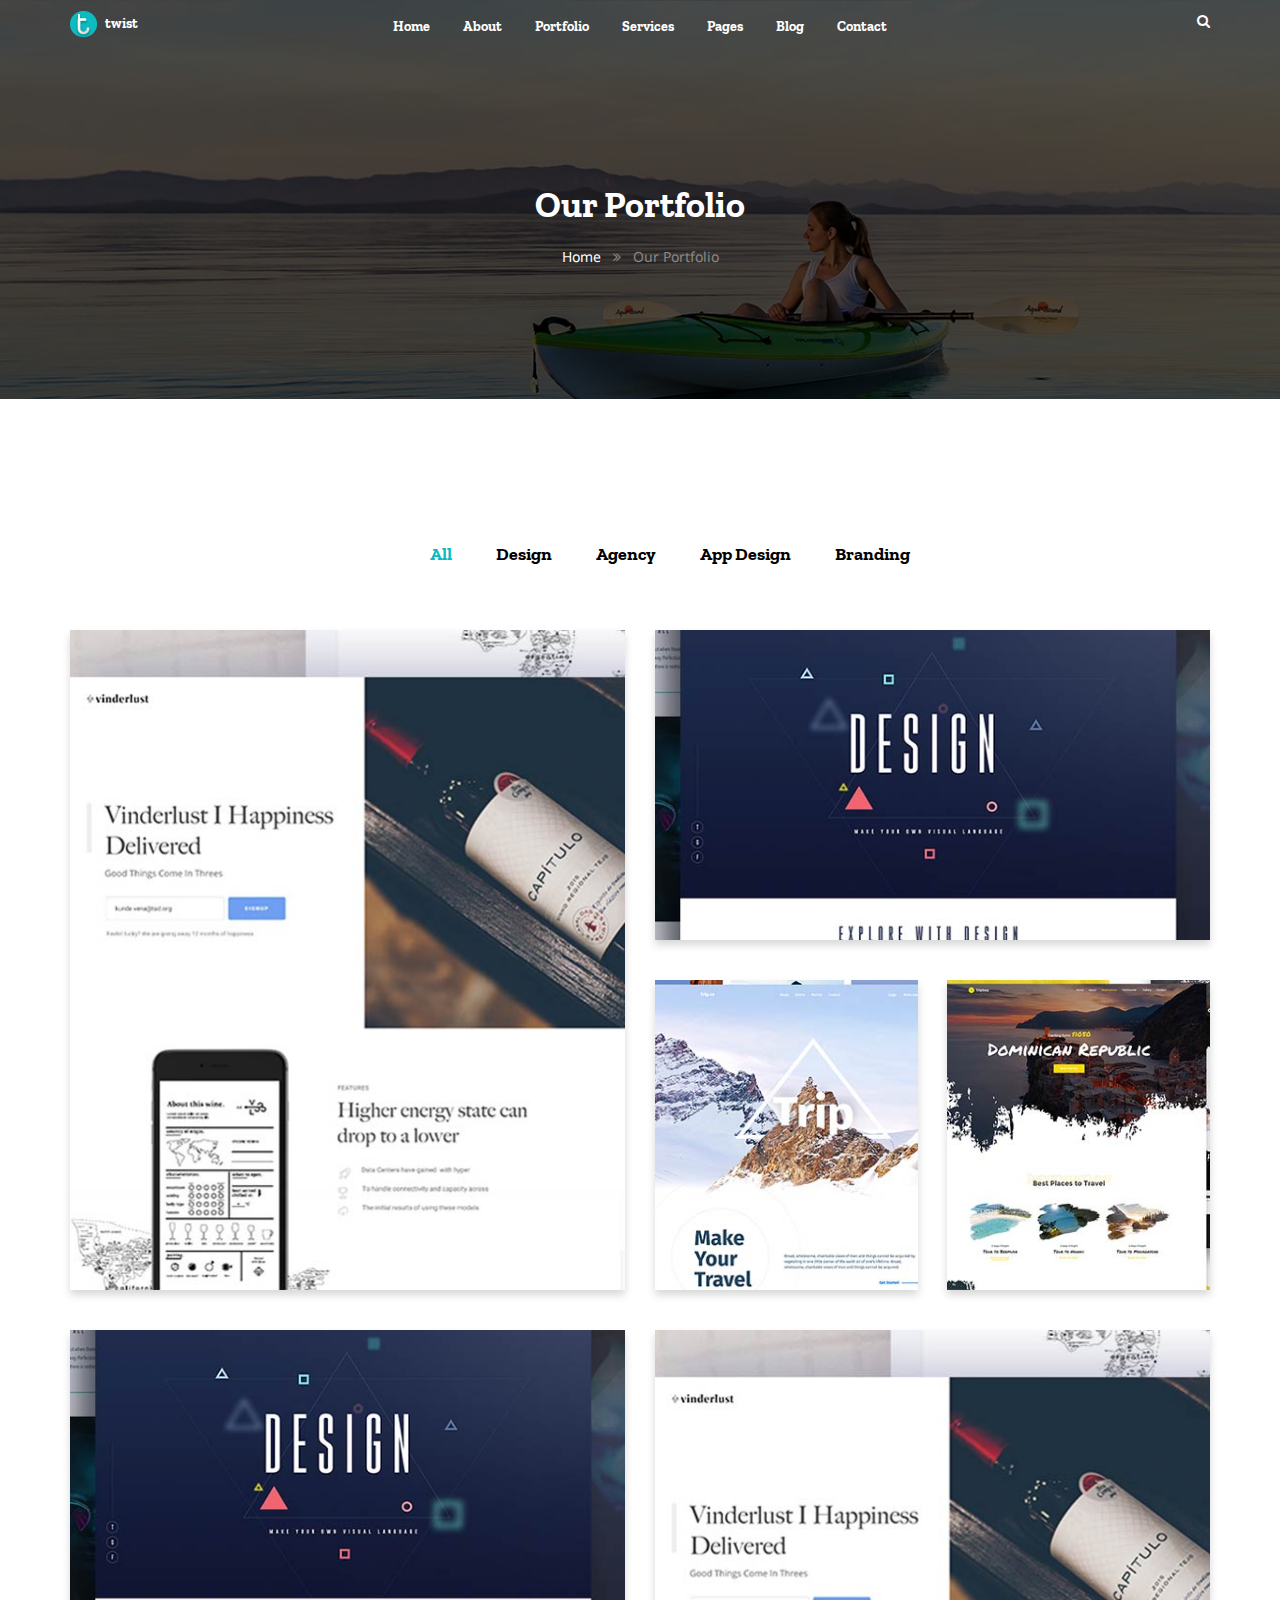
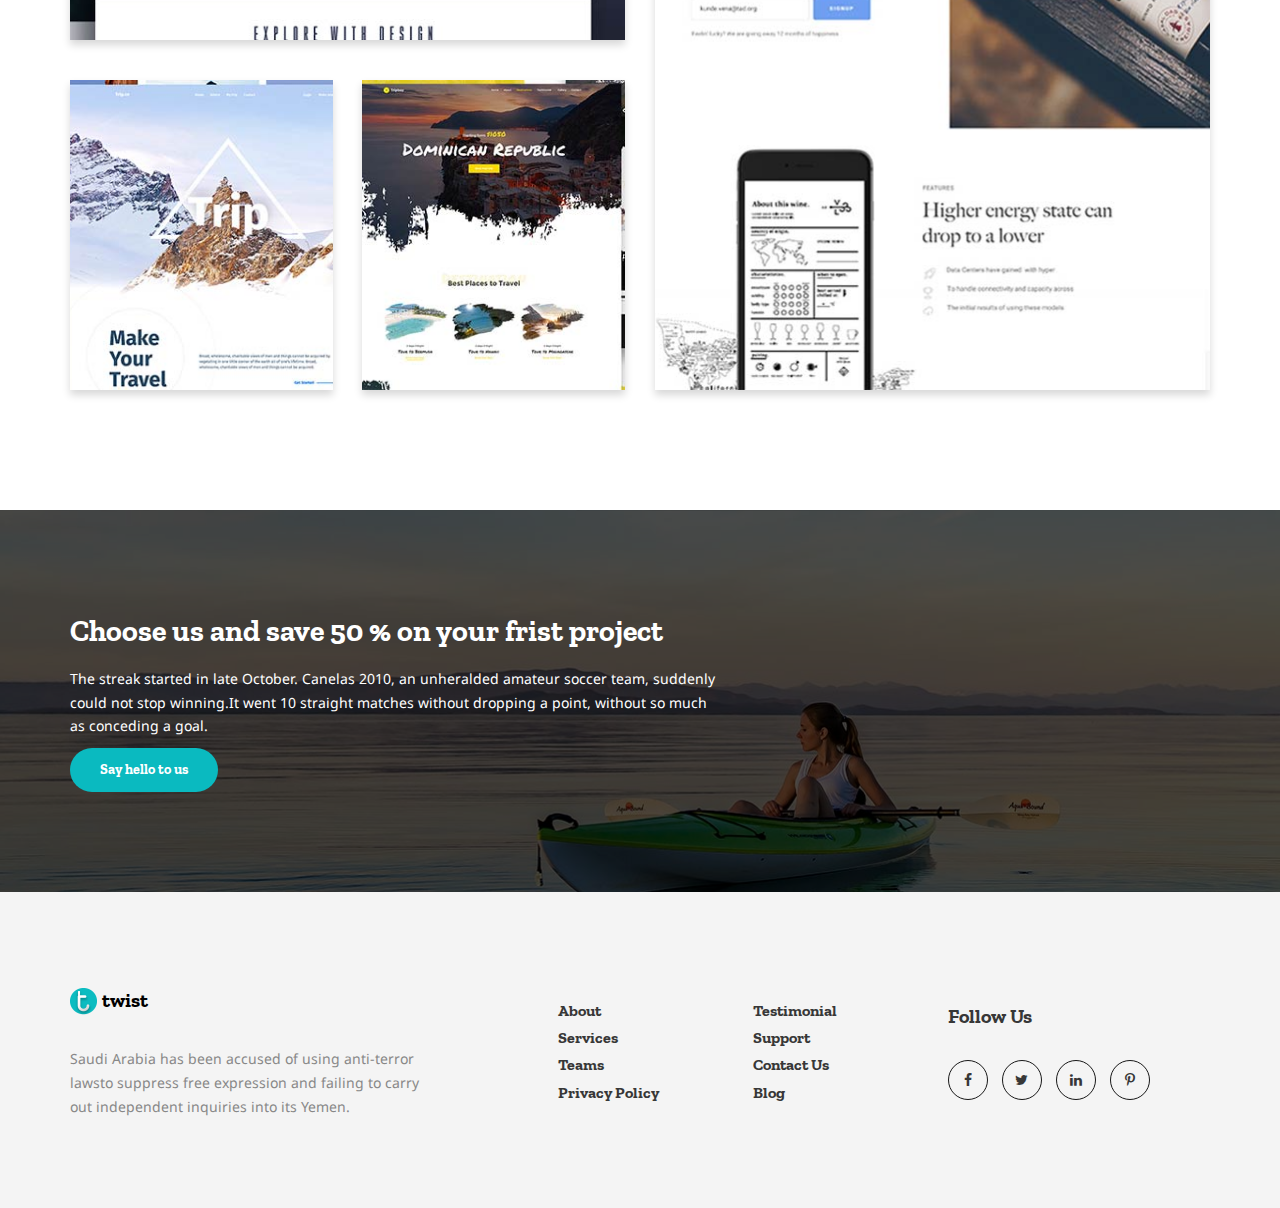
<file: portfolio.html>
<!DOCTYPE html>
<html lang="en">

<head>
    <meta charset="UTF-8">
    <meta http-equiv="X-UA-Compatible" content="IE=edge">
    <meta name="viewport" content="width=device-width, initial-scale=1">
    <title>Twist</title>
    <link rel="stylesheet" href="assets/css/font-awesome.min.css">
    <link rel="stylesheet" href="assets/css/bootstrap.min.css">
    <link rel="stylesheet" href="assets/css/animate.min.css">
    <link rel="stylesheet" href="assets/css/animate.min.css">
    <link rel="stylesheet" href="assets/css/owl.carousel.min.css">
    <link rel="stylesheet" href="assets/css/modal-video.min.css">
    <link rel="stylesheet" href="assets/css/slicknav.min.css">
    <link rel="stylesheet" href="assets/css/style.css">
    <link rel="stylesheet" href="assets/css/responsive.css">
</head>


<body>
    <!-- Header Section -->
    <div class="header-area absolute-header">
        <div class="container">
            <div class="row">
                <div class="col-md-2 col-xs-4 text-left">
                    <div class="logo">
                        <a href=""><img src="assets/img/logo-icon.png" alt=""> twist</a>
                    </div>
                </div>
                <div class="col-md-8 col-xs-4  text-center">
                    <div class="mobile-menu"></div>
                    <div class="main-menu text-center">
                        <ul id="menu">
                            <li><a href="index.html">Home</a>
                                <ul>
                                    <li><a href="index.html">Homepage 1</a></li>
                                    <li><a href="home-2.html">Homepage 2</a></li>
                                </ul>
                            </li>
                            <li><a href="about-us.html">About</a>
                                <ul>
                                    <li><a href="our-team.html">Our Team</a></li>
                                    <li><a href="faq.html">Friquently Asked Questions</a></li>
                                    <li><a href="testimonial.html">Testimonials</a></li>
                                </ul>
                            </li>
                            <li><a href="portfolio.html">Portfolio</a>
                                <ul>
                                    <li><a href="portfolio.html">Portfolio</a></li>
                                    <li><a href="project-details.html">Portfolio Details</a></li>
                                </ul>
                            </li>
                            <li><a href="services.html">Services</a>
                                <ul>
                                    <li><a href="services.html">Services</a></li>
                                    <li><a href="single-service.html">Service Details</a></li>
                                </ul>
                            </li>
                            <li class="mega-menu"><a href="">Pages</a>
                                <ul>
                                    <li class="row">
                                        <div class="col-md-3">
                                            <h5>Main pages</h5>
                                            <ul>
                                                <li><a href="index.html">Homepage</a></li>
                                                <li><a href="about-us.html">About</a></li>
                                                <li><a href="services.html">Services</a></li>
                                                <li><a href="portfolio.html">Portfolio</a></li>
                                                <li><a href="contact.html">Contact</a>
                                            </ul>
                                        </div>
                                        <div class="col-md-3">
                                            <h5>Other pages</h5>
                                            <ul>
                                                <li><a href="our-team.html">Our Team</a></li>
                                                <li><a href="faq.html">Friquently Asked Questions</a></li>
                                                <li><a href="testimonial.html">Testimonials</a></li>
                                                <li><a href="blog.html">Blog</a></li>
                                                <li><a href="blog-details.html">Blog Details</a></li>
                                            </ul>
                                        </div>
                                        <div class="col-md-3">
                                            <h5>Special pages</h5>
                                            <ul>
                                                <li><a href="404.html">404 Page</a></li>
                                                <li><a href="faq.html">Friquently Asked Questions</a></li>
                                                <li><a href="our-team.html">Our Members</a></li>
                                                <li><a href="services.html">Services we offer</a></li>
                                                <li><a href="contact.html">Contact with us</a></li>
                                                <li><a href="project-details.html">Single Portfolio</a>
                                            </ul>
                                        </div>
                                        <div class="col-md-3">
                                            <h5>Other Links</h5>
                                            <ul>
                                                <li><a href="http://themeforest.com" target="_blank">Themeforest</a></li>
                                                <li><a href="http://graphicriver.com" target="_blank">Graphicriver</a></li>
                                                <li><a href="our-team.html">Our Members</a></li>
                                                <li><a href="services.html">Services we offer</a></li>
                                                <li><a href="contact.html">Contact with us</a></li>
                                                <li><a href="project-details.html">Single Portfolio</a>
                                            </ul>
                                        </div>
                                        </li>
                                </ul>
                                </li>
                                <li><a href="blog.html">Blog</a>
                                    <ul>
                                        <li><a href="blog.html">Blog</a></li>
                                        <li><a href="blog-details.html">Blog Details</a></li>
                                    </ul>
                                </li>
                                <li><a href="contact.html">Contact</a></li>
                        </ul>
                    </div>
                </div>
                <div class="col-md-2  col-xs-4 text-right">
                    <span class="search-icon"><i class="fa fa-search"></i></span>
                </div>
            </div>
        </div>
    </div>

    <div class="breadcromb-area breadcromb-bg-2 black-overlay">
        <div class="container">
            <div class="row">
                <div class="col-md-12 text-center">
                    <h4>Our Portfolio</h4>
                    <a href="index.html">Home</a> <i class="fa fa-angle-double-right"></i> Our Portfolio
                </div>
            </div>
        </div>
    </div>
    
    <div class="section-padding">
        <div class="container">
            <div class="row">
                <div class="col-md-12">
                    <ul class="portfolio-filter">
                        <li data-filter="*" class="active">All</li>
                        <li data-filter=".design">Design</li>
                        <li data-filter=".agency">Agency</li>
                        <li data-filter=".appdesign">App Design</li>
                        <li data-filter=".branding">Branding</li>
                    </ul>
                </div>
            </div>
            <div class="row portfolio-list">
                <div class="col-md-6 design">
                    <div class="single-portfolio-item big portfolio-bg-1">
                        <div class="portfolio-content-hover">
                            <div class="portfolio-content-table">
                                <div class="portfolio content-tablecell">
                                    <a href="#"><i class="fa fa-eye"></i></a> 
                                    <h3>Project Design</h3>
                                </div>
                            </div>
                        </div>
                    </div>
                </div>
                <div class="col-md-6 agency">
                    <div class="single-portfolio-item portfolio-bg-2">
                        <div class="portfolio-content-hover">
                            <div class="portfolio-content-table">
                                <div class="portfolio content-tablecell">
                                    <a href="#"><i class="fa fa-eye"></i></a>   
                                    <h3>Project Design</h3>
                                </div>
                            </div>
                        </div>
                    </div>
                </div>
                
                <div class="col-md-3 agency appdesign">
                    <div class="single-portfolio-item portfolio-bg-3">
                        <div class="portfolio-content-hover">
                            <div class="portfolio-content-table">
                                <div class="portfolio content-tablecell">
                                    <a href="#"><i class="fa fa-eye"></i></a>  
                                    <h3>Project Design</h3>
                                </div>
                            </div>
                        </div>
                    </div>
                </div>
                <div class="col-md-3 branding">
                    <div class="single-portfolio-item portfolio-bg-4">
                        <div class="portfolio-content-hover">
                            <div class="portfolio-content-table">
                                <div class="portfolio content-tablecell">
                                    <a href="#"><i class="fa fa-eye"></i></a> 
                                    <h3>Project Design</h3>
                                </div>
                            </div>
                        </div>
                    </div>
                </div>
                <div class="col-md-6 design branding appdesign">
                    <div class="single-portfolio-item portfolio-bg-2">
                        <div class="portfolio-content-hover">
                            <div class="portfolio-content-table">
                                <div class="portfolio content-tablecell">
                                    <a href="#"><i class="fa fa-eye"></i></a>   
                                    <h3>Project Design</h3>
                                </div>
                            </div>
                        </div>
                    </div>
                </div>

                <div class="col-md-6 branding">
                    <div class="single-portfolio-item big portfolio-bg-1">
                        <div class="portfolio-content-hover">
                            <div class="portfolio-content-table">
                                <div class="portfolio content-tablecell">
                                    <a href="#"><i class="fa fa-eye"></i></a> 
                                    <h3>Project Design</h3>
                                </div>
                            </div>
                        </div>
                    </div>
                </div>
                
                <div class="col-md-3 appdesign">
                    <div class="single-portfolio-item portfolio-bg-3">
                        <div class="portfolio-content-hover">
                            <div class="portfolio-content-table">
                                <div class="portfolio content-tablecell">
                                    <a href="#"><i class="fa fa-eye"></i></a>  
                                    <h3>Project Design</h3>
                                </div>
                            </div>
                        </div>
                    </div>
                </div>
                <div class="col-md-3 design appdesign">
                    <div class="single-portfolio-item portfolio-bg-4">
                        <div class="portfolio-content-hover">
                            <div class="portfolio-content-table">
                                <div class="portfolio content-tablecell">
                                    <a href="#"><i class="fa fa-eye"></i></a> 
                                    <h3>Project Design</h3>
                                </div>
                            </div>
                        </div>
                    </div>
                </div>
            </div>
        </div>
    </div>

    <div class="section-padding cta-bg-2 black-overlay">
        <div class="container">
            <div class="row">
                <div class="col-md-7">
                    <h2>Choose us and save 50 % on your frist project</h2>
                    <p>The streak started in late October. Canelas 2010, an unheralded amateur soccer team, suddenly could not stop winning.It went 10 straight matches without dropping a point, without so much as conceding a goal.</p>
                    <a href="#" class="boxed-btn">Say hello to us</a>
                </div>
            </div>
        </div>
    </div>

    
    <div class="footer gray-bg">
        <div class="container">
            <div class="row">
                <div class="col-md-4">
                    <div class="logo">
                        <a href="index.html">
                            <img src="assets/img/logo-icon.png" alt="">twist
                        </a>
                    </div>
                    <p>Saudi Arabia has been accused of using anti-terror lawsto suppress free expression and failing to carry out independent inquiries into its Yemen.</p>
                </div>
                <div class="col-md-2 col-md-offset-1 col-sm-4">
                    <div class="footer-link">
                        <ul>
                            <li><a href="about-us.html">About</a></li>
                            <li><a href="services.html">Services</a></li>
                            <li><a href="our-team.html">Teams</a></li>
                            <li><a href="404.html">Privacy Policy</a></li>
                        </ul>
                    </div>
                </div>
                <div class="col-md-2 col-sm-4">
                    <div class="footer-link">
                        <ul>
                            <li><a href="testimonial.html">Testimonial</a></li>
                            <li><a href="our-team.html">Support</a></li>
                            <li><a href="contact.html">Contact Us</a></li>
                            <li><a href="blog.html">Blog</a></li>
                        </ul>
                    </div>
                </div>
                <div class="col-md-3 col-sm-4">
                    <div class="social-link">
                        <h4>Follow Us</h4>
                        <a href="#"><i class="fa fa-facebook"></i></a>
                        <a href="#"><i class="fa fa-twitter"></i></a>
                        <a href="#"><i class="fa fa-linkedin"></i></a>
                        <a href="#"><i class="fa fa-pinterest-p"></i></a>
                    </div>
                </div>
            </div>
        </div>
    </div>
    
    

    <script src="assets/js/jquery1.12.4.min.js"></script>
    <script src="assets/js/owl.carousel.min.js"></script>
    <script src="assets/js/bootstrap.min.js"></script>
    <script src="assets/js/modal-video.min.js"></script>
    <script src="assets/js/jquery.slicknav.min.js"></script>
    <script src="assets/js/jquery-circle-progress.min.1.2.2.js"></script>
    <script src="assets/js/isotope.min.3.0.4.js"></script>
    <script src="assets/js/scripts.js"></script>
</body>

</html>
</file>
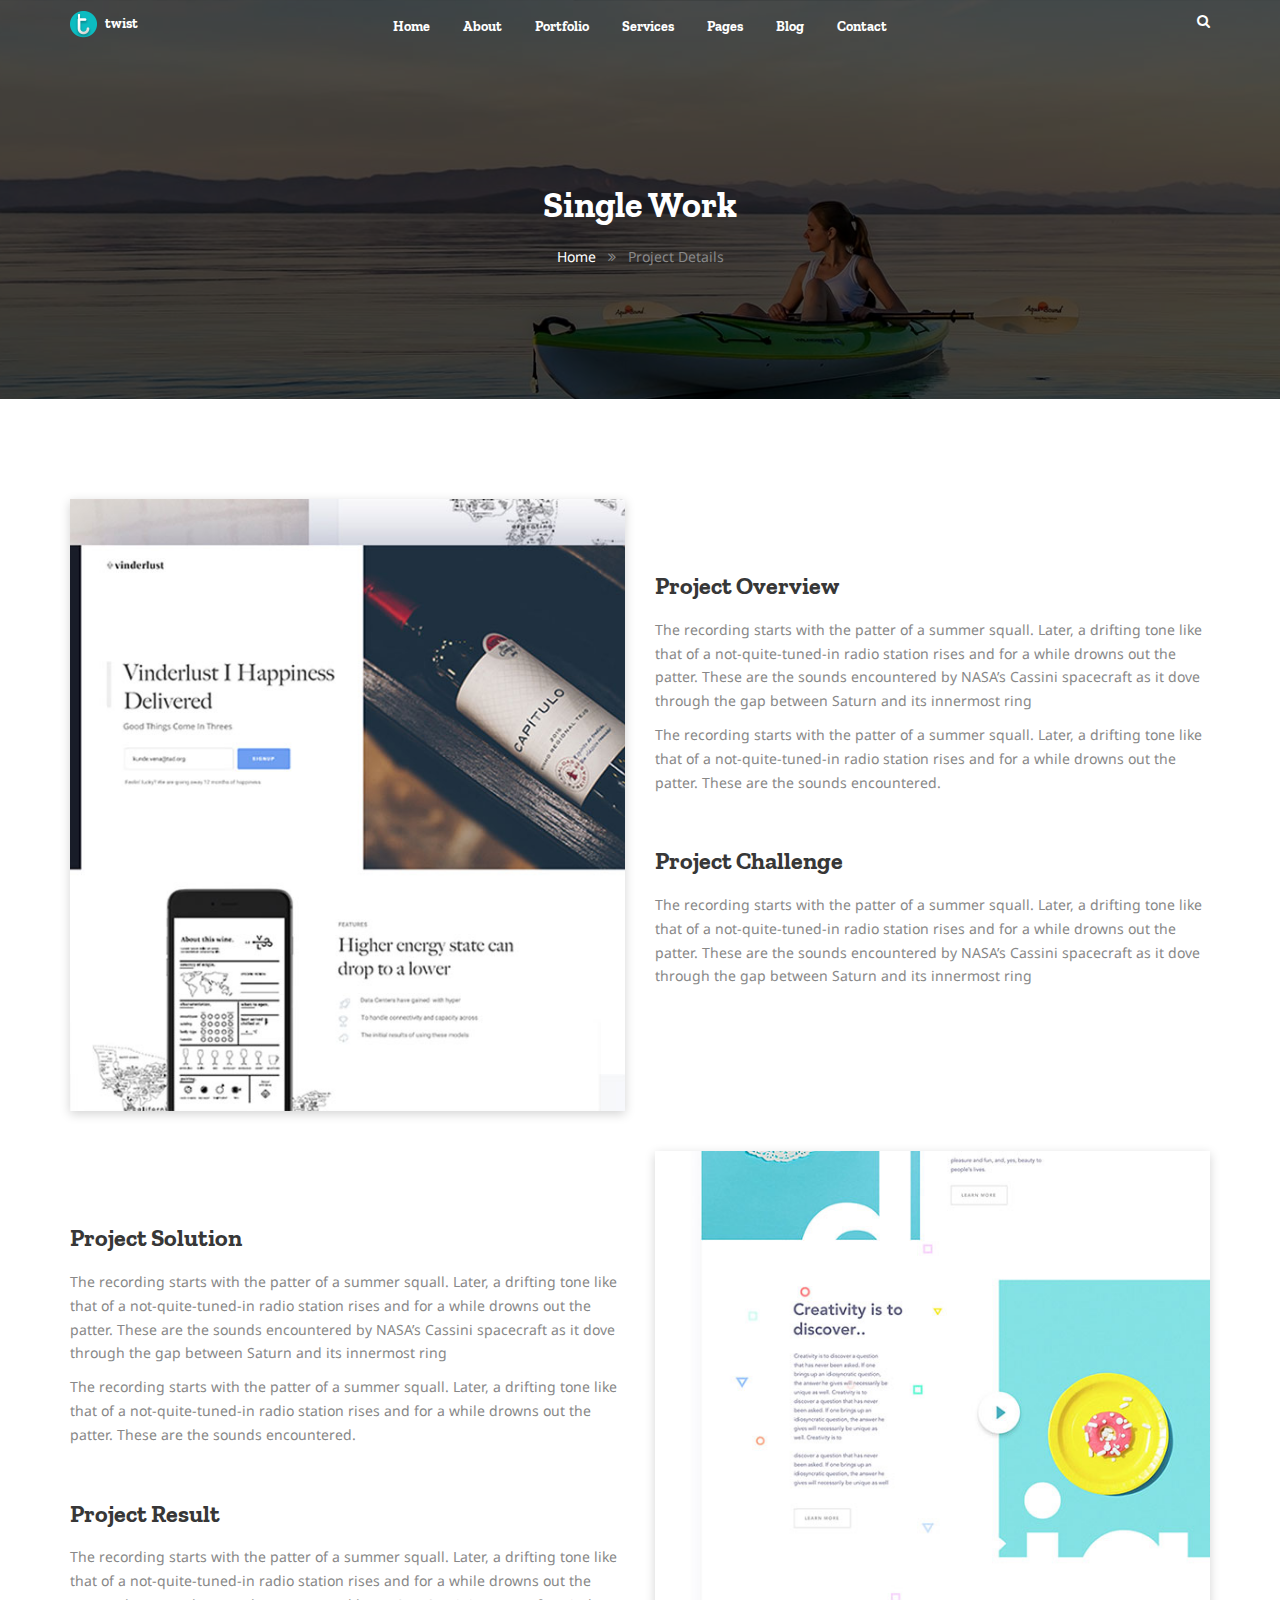
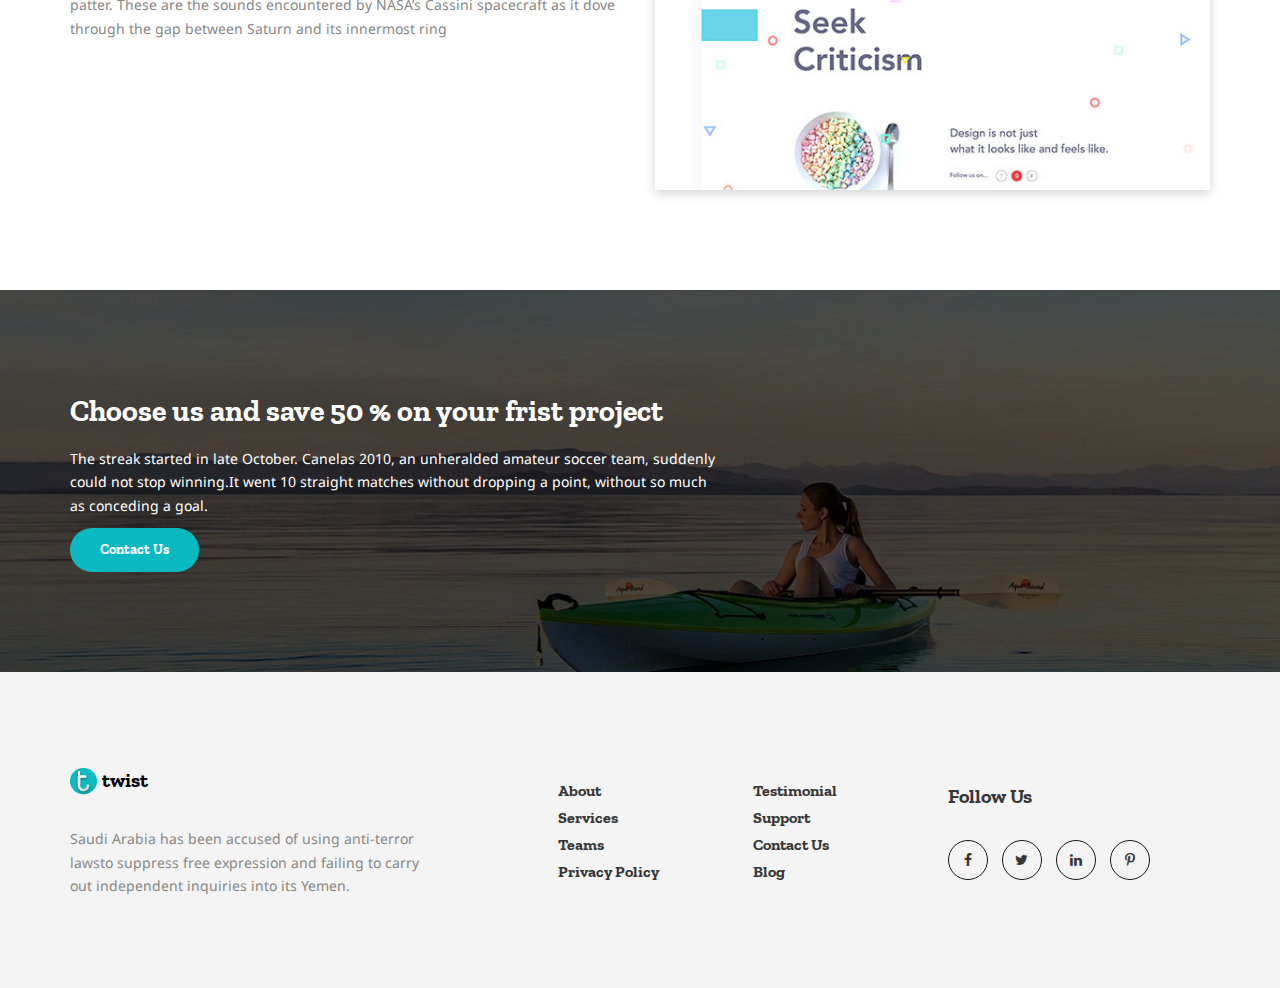
<file: project-details.html>
<!DOCTYPE html>
<html lang="en">

<head>
    <meta charset="UTF-8">
    <meta http-equiv="X-UA-Compatible" content="IE=edge">
    <meta name="viewport" content="width=device-width, initial-scale=1">
    <title>Twist</title>
    <link rel="stylesheet" href="assets/css/font-awesome.min.css">
    <link rel="stylesheet" href="assets/css/bootstrap.min.css">
    <link rel="stylesheet" href="assets/css/animate.min.css">
    <link rel="stylesheet" href="assets/css/animate.min.css">
    <link rel="stylesheet" href="assets/css/owl.carousel.min.css">
    <link rel="stylesheet" href="assets/css/modal-video.min.css">
    <link rel="stylesheet" href="assets/css/slicknav.min.css">
    <link rel="stylesheet" href="assets/css/style.css">
    <link rel="stylesheet" href="assets/css/responsive.css">
</head>

<body>
    <!-- Header Section -->
    <div class="header-area absolute-header">
        <div class="container">
            <div class="row">
                <div class="col-md-2 col-xs-4 text-left">
                    <div class="logo">
                        <a href=""><img src="assets/img/logo-icon.png" alt=""> twist</a>
                    </div>
                </div>
                <div class="col-md-8 col-xs-4  text-center">
                    <div class="mobile-menu"></div>
                    <div class="main-menu text-center">
                        <ul id="menu">
                            <li><a href="index.html">Home</a>
                                <ul>
                                    <li><a href="index.html">Homepage 1</a></li>
                                    <li><a href="home-2.html">Homepage 2</a></li>
                                </ul>
                            </li>
                            <li><a href="about-us.html">About</a>
                                <ul>
                                    <li><a href="our-team.html">Our Team</a></li>
                                    <li><a href="faq.html">Friquently Asked Questions</a></li>
                                    <li><a href="testimonial.html">Testimonials</a></li>
                                </ul>
                            </li>
                            <li><a href="portfolio.html">Portfolio</a>
                                <ul>
                                    <li><a href="portfolio.html">Portfolio</a></li>
                                    <li><a href="project-details.html">Portfolio Details</a></li>
                                </ul>
                            </li>
                            <li><a href="services.html">Services</a>
                                <ul>
                                    <li><a href="services.html">Services</a></li>
                                    <li><a href="single-service.html">Service Details</a></li>
                                </ul>
                            </li>
                            <li class="mega-menu"><a href="">Pages</a>
                                <ul>
                                    <li class="row">
                                        <div class="col-md-3">
                                            <h5>Main pages</h5>
                                            <ul>
                                                <li><a href="index.html">Homepage</a></li>
                                                <li><a href="about-us.html">About</a></li>
                                                <li><a href="services.html">Services</a></li>
                                                <li><a href="portfolio.html">Portfolio</a></li>
                                                <li><a href="contact.html">Contact</a>
                                            </ul>
                                        </div>
                                        <div class="col-md-3">
                                            <h5>Other pages</h5>
                                            <ul>
                                                <li><a href="our-team.html">Our Team</a></li>
                                                <li><a href="faq.html">Friquently Asked Questions</a></li>
                                                <li><a href="testimonial.html">Testimonials</a></li>
                                                <li><a href="blog.html">Blog</a></li>
                                                <li><a href="blog-details.html">Blog Details</a></li>
                                            </ul>
                                        </div>
                                        <div class="col-md-3">
                                            <h5>Special pages</h5>
                                            <ul>
                                                <li><a href="404.html">404 Page</a></li>
                                                <li><a href="faq.html">Friquently Asked Questions</a></li>
                                                <li><a href="our-team.html">Our Members</a></li>
                                                <li><a href="services.html">Services we offer</a></li>
                                                <li><a href="contact.html">Contact with us</a></li>
                                                <li><a href="project-details.html">Single Portfolio</a>
                                            </ul>
                                        </div>
                                        <div class="col-md-3">
                                            <h5>Other Links</h5>
                                            <ul>
                                                <li><a href="http://themeforest.com" target="_blank">Themeforest</a></li>
                                                <li><a href="http://graphicriver.com" target="_blank">Graphicriver</a></li>
                                                <li><a href="our-team.html">Our Members</a></li>
                                                <li><a href="services.html">Services we offer</a></li>
                                                <li><a href="contact.html">Contact with us</a></li>
                                                <li><a href="project-details.html">Single Portfolio</a>
                                            </ul>
                                        </div>
                                        </li>
                                </ul>
                                </li>
                                <li><a href="blog.html">Blog</a>
                                    <ul>
                                        <li><a href="blog.html">Blog</a></li>
                                        <li><a href="blog-details.html">Blog Details</a></li>
                                    </ul>
                                </li>
                                <li><a href="contact.html">Contact</a></li>
                        </ul>
                    </div>
                </div>
                <div class="col-md-2  col-xs-4 text-right">
                    <span class="search-icon"><i class="fa fa-search"></i></span>
                </div>
            </div>
        </div>
    </div>
    <div class="breadcromb-area breadcromb-bg-3 black-overlay">
        <div class="container">
            <div class="row">
                <div class="col-md-12 text-center">
                    <h4>Single Work</h4>
                    <a href="index.html">Home</a> <i class="fa fa-angle-double-right"></i> Project Details
                </div>
            </div>
        </div>
    </div>
    
    <div class="section-padding">
        <div class="container">
            <div class="row">
                <div class="col-md-6">
                    <div class="project-image">
                        <img src="assets/img/single-work-1.jpg" alt="">
                    </div>
                </div>
                <div class="col-md-6">
                    <div class="spacer-70"></div>
                    <h3>Project Overview</h3>
                    <p>The recording starts with the patter of a summer squall. Later, a drifting tone like that of a not-quite-tuned-in radio station rises and for a while drowns out the patter. These are the sounds encountered by NASA’s Cassini spacecraft as it dove through the gap between Saturn and its innermost ring </p>

                    <p>The recording starts with the patter of a summer squall. Later, a drifting tone like that of a not-quite-tuned-in radio station rises and for a while drowns out the patter. These are the sounds encountered.</p>

                    <div class="spacer-40"></div>

                    <h3>Project Challenge</h3>
                    <p>The recording starts with the patter of a summer squall. Later, a drifting tone like that of a not-quite-tuned-in radio station rises and for a while drowns out the patter. These are the sounds encountered by NASA’s Cassini spacecraft as it dove through the gap between Saturn and its innermost ring </p>
                </div>
            </div>
            <div class="spacer-40"></div>
            <div class="row">
                <div class="col-md-6">
                    <div class="spacer-70"></div>
                    <h3>Project Solution</h3>
                    <p>The recording starts with the patter of a summer squall. Later, a drifting tone like that of a not-quite-tuned-in radio station rises and for a while drowns out the patter. These are the sounds encountered by NASA’s Cassini spacecraft as it dove through the gap between Saturn and its innermost ring </p>

                    <p>The recording starts with the patter of a summer squall. Later, a drifting tone like that of a not-quite-tuned-in radio station rises and for a while drowns out the patter. These are the sounds encountered.</p>

                    <div class="spacer-40"></div>

                    <h3>Project Result</h3>
                    <p>The recording starts with the patter of a summer squall. Later, a drifting tone like that of a not-quite-tuned-in radio station rises and for a while drowns out the patter. These are the sounds encountered by NASA’s Cassini spacecraft as it dove through the gap between Saturn and its innermost ring </p>
                </div>

                 <div class="col-md-6">
                    <div class="project-image">
                        <img src="assets/img/single-work-2.jpg" alt="">
                    </div>
                </div>
            </div>
        </div>
    </div>
    <div class="section-padding cta-bg-2 black-overlay">
        <div class="container">
            <div class="row">
                <div class="col-md-7">
                    <h2>Choose us and save 50 % on your frist project</h2>
                    <p>The streak started in late October. Canelas 2010, an unheralded amateur soccer team, suddenly could not stop winning.It went 10 straight matches without dropping a point, without so much as conceding a goal.</p>
                    <a href="contact.html" class="boxed-btn">Contact Us</a>
                </div>
            </div>
        </div>
    </div>
    <div class="footer gray-bg">
        <div class="container">
            <div class="row">
                <div class="col-md-4">
                    <div class="logo">
                        <a href="index.html">
                            <img src="assets/img/logo-icon.png" alt="">twist
                        </a>
                    </div>
                    <p>Saudi Arabia has been accused of using anti-terror lawsto suppress free expression and failing to carry out independent inquiries into its Yemen.</p>
                </div>
                <div class="col-md-2 col-md-offset-1 col-sm-4">
                    <div class="footer-link">
                        <ul>
                            <li><a href="about-us.html">About</a></li>
                            <li><a href="services.html">Services</a></li>
                            <li><a href="our-team.html">Teams</a></li>
                            <li><a href="404.html">Privacy Policy</a></li>
                        </ul>
                    </div>
                </div>
                <div class="col-md-2 col-sm-4">
                    <div class="footer-link">
                        <ul>
                            <li><a href="testimonial.html">Testimonial</a></li>
                            <li><a href="our-team.html">Support</a></li>
                            <li><a href="contact.html">Contact Us</a></li>
                            <li><a href="blog.html">Blog</a></li>
                        </ul>
                    </div>
                </div>
                <div class="col-md-3 col-sm-4">
                    <div class="social-link">
                        <h4>Follow Us</h4>
                        <a href="#"><i class="fa fa-facebook"></i></a>
                        <a href="#"><i class="fa fa-twitter"></i></a>
                        <a href="#"><i class="fa fa-linkedin"></i></a>
                        <a href="#"><i class="fa fa-pinterest-p"></i></a>
                    </div>
                </div>
            </div>
        </div>
    </div>
    <script src="assets/js/jquery1.12.4.min.js"></script>
    <script src="assets/js/owl.carousel.min.js"></script>
    <script src="assets/js/bootstrap.min.js"></script>
    <script src="assets/js/jquery-circle-progress.min.1.2.2.js"></script>
    <script src="assets/js/modal-video.min.js"></script>
    <script src="assets/js/isotope.min.3.0.4.js"></script>
    <script src="assets/js/jquery.slicknav.min.js"></script>
    <script src="assets/js/scripts.js"></script>
</body>

</html>
</file>
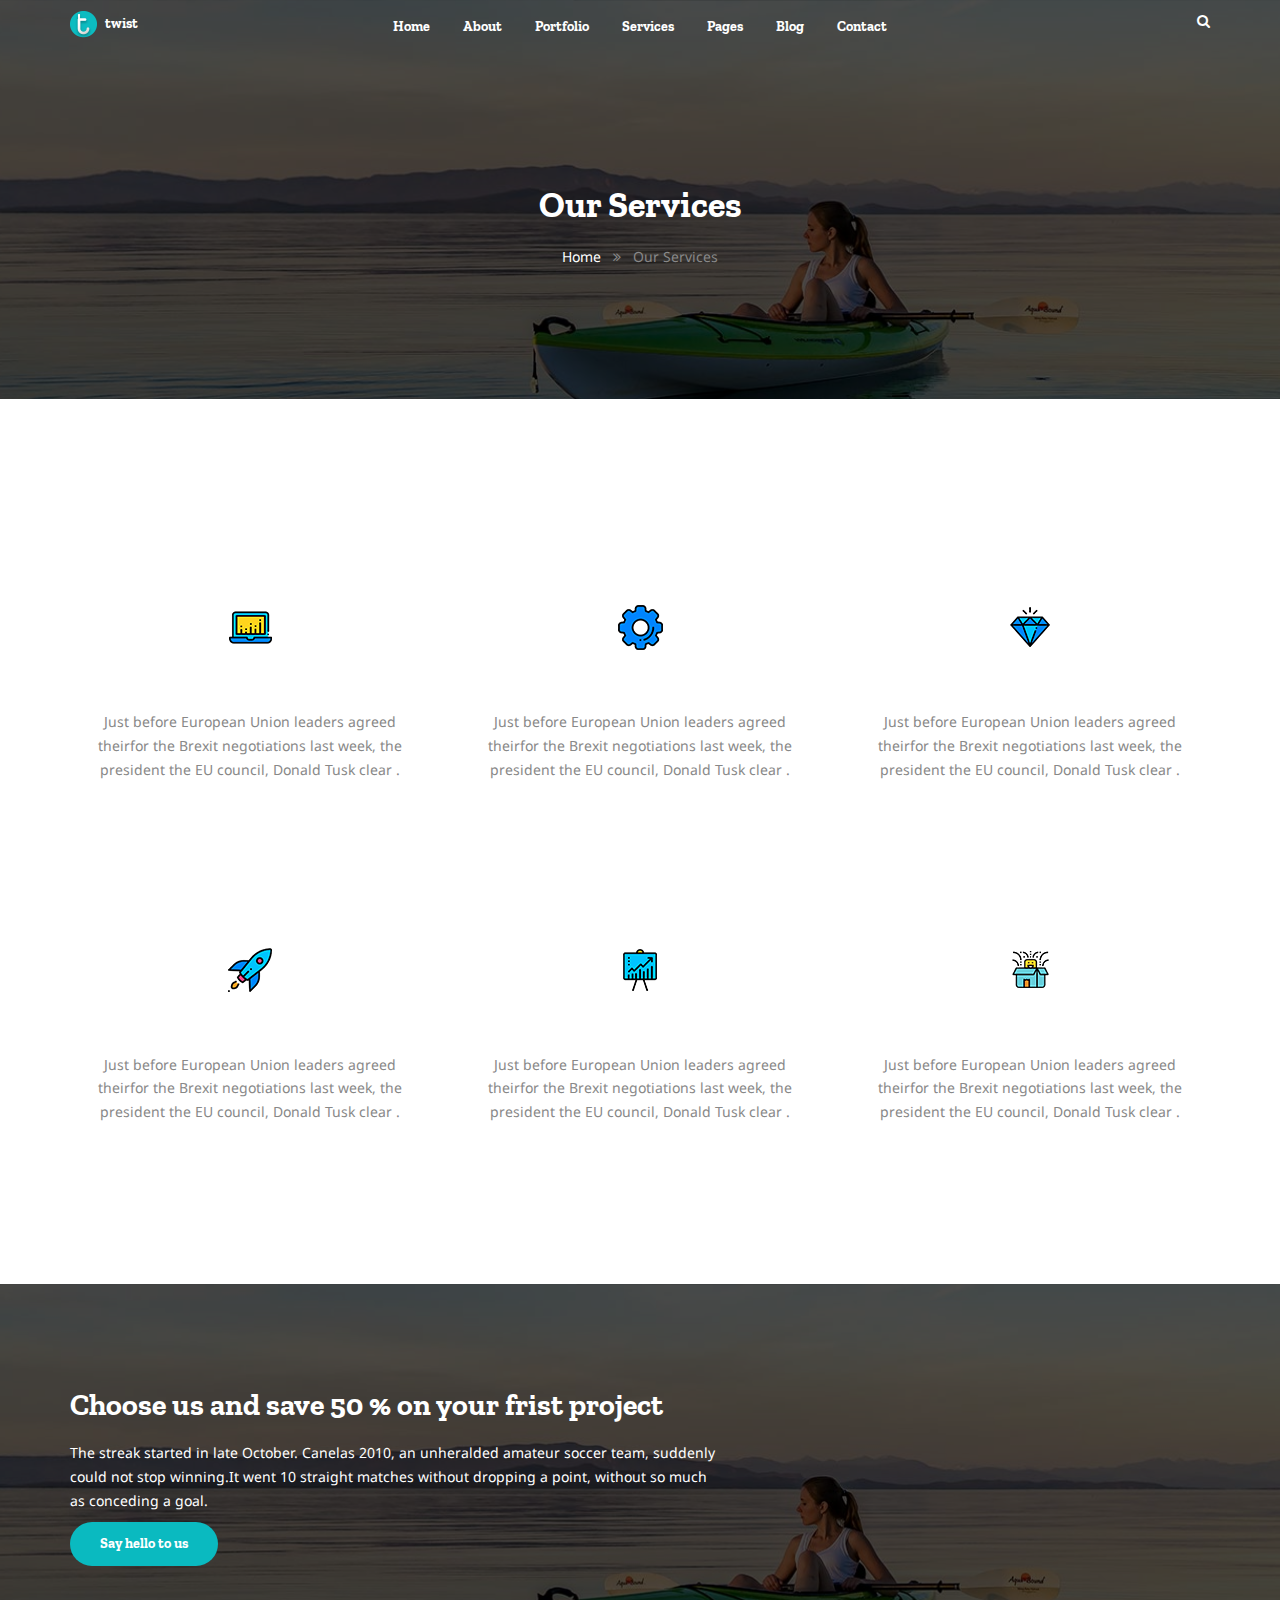
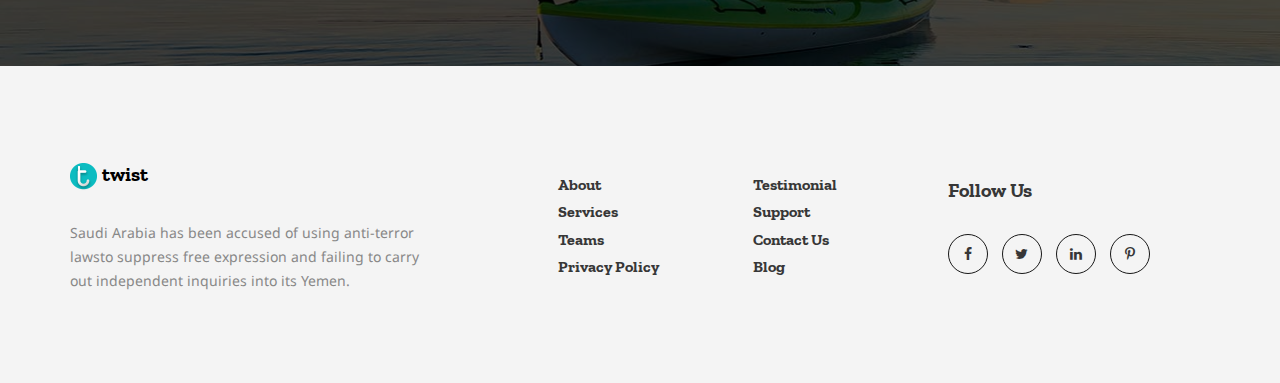
<file: services.html>
<!DOCTYPE html>
<html lang="en">

<head>
    <meta charset="UTF-8">
    <meta http-equiv="X-UA-Compatible" content="IE=edge">
    <meta name="viewport" content="width=device-width, initial-scale=1">
    <title>Twist</title>
    <link rel="stylesheet" href="assets/css/font-awesome.min.css">
    <link rel="stylesheet" href="assets/css/bootstrap.min.css">
    <link rel="stylesheet" href="assets/css/animate.min.css">
    <link rel="stylesheet" href="assets/css/animate.min.css">
    <link rel="stylesheet" href="assets/css/owl.carousel.min.css">
    <link rel="stylesheet" href="assets/css/modal-video.min.css">
    <link rel="stylesheet" href="assets/css/slicknav.min.css">
    <link rel="stylesheet" href="assets/css/style.css">
    <link rel="stylesheet" href="assets/css/responsive.css">
</head>

<body>
    <!-- Header Section -->
    <div class="header-area absolute-header">
        <div class="container">
            <div class="row">
                <div class="col-md-2 col-xs-4 text-left">
                    <div class="logo">
                        <a href=""><img src="assets/img/logo-icon.png" alt=""> twist</a>
                    </div>
                </div>
                <div class="col-md-8 col-xs-4  text-center">
                    <div class="mobile-menu"></div>
                    <div class="main-menu text-center">
                        <ul id="menu">
                            <li><a href="index.html">Home</a>
                                <ul>
                                    <li><a href="index.html">Homepage 1</a></li>
                                    <li><a href="home-2.html">Homepage 2</a></li>
                                </ul>
                            </li>
                            <li><a href="about-us.html">About</a>
                                <ul>
                                    <li><a href="our-team.html">Our Team</a></li>
                                    <li><a href="faq.html">Friquently Asked Questions</a></li>
                                    <li><a href="testimonial.html">Testimonials</a></li>
                                </ul>
                            </li>
                            <li><a href="portfolio.html">Portfolio</a>
                                <ul>
                                    <li><a href="portfolio.html">Portfolio</a></li>
                                    <li><a href="project-details.html">Portfolio Details</a></li>
                                </ul>
                            </li>
                            <li><a href="services.html">Services</a>
                                <ul>
                                    <li><a href="services.html">Services</a></li>
                                    <li><a href="single-service.html">Service Details</a></li>
                                </ul>
                            </li>
                            <li class="mega-menu"><a href="">Pages</a>
                                <ul>
                                    <li class="row">
                                        <div class="col-md-3">
                                            <h5>Main pages</h5>
                                            <ul>
                                                <li><a href="index.html">Homepage</a></li>
                                                <li><a href="about-us.html">About</a></li>
                                                <li><a href="services.html">Services</a></li>
                                                <li><a href="portfolio.html">Portfolio</a></li>
                                                <li><a href="contact.html">Contact</a>
                                            </ul>
                                        </div>
                                        <div class="col-md-3">
                                            <h5>Other pages</h5>
                                            <ul>
                                                <li><a href="our-team.html">Our Team</a></li>
                                                <li><a href="faq.html">Friquently Asked Questions</a></li>
                                                <li><a href="testimonial.html">Testimonials</a></li>
                                                <li><a href="blog.html">Blog</a></li>
                                                <li><a href="blog-details.html">Blog Details</a></li>
                                            </ul>
                                        </div>
                                        <div class="col-md-3">
                                            <h5>Special pages</h5>
                                            <ul>
                                                <li><a href="404.html">404 Page</a></li>
                                                <li><a href="faq.html">Friquently Asked Questions</a></li>
                                                <li><a href="our-team.html">Our Members</a></li>
                                                <li><a href="services.html">Services we offer</a></li>
                                                <li><a href="contact.html">Contact with us</a></li>
                                                <li><a href="project-details.html">Single Portfolio</a>
                                            </ul>
                                        </div>
                                        <div class="col-md-3">
                                            <h5>Other Links</h5>
                                            <ul>
                                                <li><a href="http://themeforest.com" target="_blank">Themeforest</a></li>
                                                <li><a href="http://graphicriver.com" target="_blank">Graphicriver</a></li>
                                                <li><a href="our-team.html">Our Members</a></li>
                                                <li><a href="services.html">Services we offer</a></li>
                                                <li><a href="contact.html">Contact with us</a></li>
                                                <li><a href="project-details.html">Single Portfolio</a>
                                            </ul>
                                        </div>
                                        </li>
                                </ul>
                                </li>
                                <li><a href="blog.html">Blog</a>
                                    <ul>
                                        <li><a href="blog.html">Blog</a></li>
                                        <li><a href="blog-details.html">Blog Details</a></li>
                                    </ul>
                                </li>
                                <li><a href="contact.html">Contact</a></li>
                        </ul>
                    </div>
                </div>
                <div class="col-md-2  col-xs-4 text-right">
                    <span class="search-icon"><i class="fa fa-search"></i></span>
                </div>
            </div>
        </div>
    </div>

    <div class="breadcromb-area breadcromb-bg-2 black-overlay">
        <div class="container">
            <div class="row">
                <div class="col-md-12 text-center">
                    <h4>Our Services</h4>
                    <a href="index.html">Home</a> <i class="fa fa-angle-double-right"></i> Our Services
                </div>
            </div>
        </div>
    </div>
    
    <div class="section-padding">
        <div class="container">
            <div class="row">
                <div class="col-md-4 col-sm-6 text-center">
                    <div class="service-box">
                        <div class="service-box-icon">
                            <img src="assets/img/about-icon-1.png" alt="">
                        </div>
                        <h4>Digital Marketing</h4>
                        <p>Just before European Union leaders agreed theirfor the Brexit negotiations last week, the president the EU council, Donald Tusk clear .</p>
                    </div>
                </div>
                <div class="col-md-4 col-sm-6 text-center">
                    <div class="service-box">
                        <div class="service-box-icon">
                            <img src="assets/img/about-icon-2.png" alt="">
                        </div>
                        <h4>Web Development</h4>
                        <p>Just before European Union leaders agreed theirfor the Brexit negotiations last week, the president the EU council, Donald Tusk clear .</p>
                    </div>
                </div>

                <div class="col-md-4 col-sm-6 text-center">
                    <div class="service-box">
                        <div class="service-box-icon">
                            <img src="assets/img/about-icon-3.png" alt="">
                        </div>
                        <h4>Web Development</h4>
                        <p>Just before European Union leaders agreed theirfor the Brexit negotiations last week, the president the EU council, Donald Tusk clear .</p>
                    </div>
                </div>

                <div class="col-md-4 col-sm-6 text-center">
                    <div class="service-box">
                        <div class="service-box-icon">
                            <img src="assets/img/about-icon-4.png" alt="">
                        </div>
                        <h4>Branding</h4>
                        <p>Just before European Union leaders agreed theirfor the Brexit negotiations last week, the president the EU council, Donald Tusk clear .</p>
                    </div>
                </div>
                <div class="col-md-4 col-sm-6 text-center">
                    <div class="service-box">
                        <div class="service-box-icon">
                            <img src="assets/img/about-icon-5.png" alt="">
                        </div>
                        <h4>SEO Marketing</h4>
                        <p>Just before European Union leaders agreed theirfor the Brexit negotiations last week, the president the EU council, Donald Tusk clear .</p>
                    </div>
                </div>
                <div class="col-md-4 col-sm-6 text-center">
                    <div class="service-box">
                        <div class="service-box-icon">
                            <img src="assets/img/about-icon-6.png" alt="">
                        </div>
                        <h4>Print Design</h4>
                        <p>Just before European Union leaders agreed theirfor the Brexit negotiations last week, the president the EU council, Donald Tusk clear .</p>
                    </div>
                </div>
            </div>
        </div>
    </div>

    <div class="section-padding cta-bg-2 black-overlay">
        <div class="container">
            <div class="row">
                <div class="col-md-7">
                    <h2>Choose us and save 50 % on your frist project</h2>
                    <p>The streak started in late October. Canelas 2010, an unheralded amateur soccer team, suddenly could not stop winning.It went 10 straight matches without dropping a point, without so much as conceding a goal.</p>
                    <a href="contact.html" class="boxed-btn">Say hello to us</a>
                </div>
            </div>
        </div>
    </div>

    

    <div class="footer gray-bg">
        <div class="container">
            <div class="row">
                <div class="col-md-4">
                    <div class="logo">
                        <a href="index.html">
                            <img src="assets/img/logo-icon.png" alt="">twist
                        </a>
                    </div>
                    <p>Saudi Arabia has been accused of using anti-terror lawsto suppress free expression and failing to carry out independent inquiries into its Yemen.</p>
                </div>
                <div class="col-md-2 col-md-offset-1 col-sm-4">
                    <div class="footer-link">
                        <ul>
                            <li><a href="about-us.html">About</a></li>
                            <li><a href="services.html">Services</a></li>
                            <li><a href="our-team.html">Teams</a></li>
                            <li><a href="404.html">Privacy Policy</a></li>
                        </ul>
                    </div>
                </div>
                <div class="col-md-2 col-sm-4">
                    <div class="footer-link">
                        <ul>
                            <li><a href="testimonial.html">Testimonial</a></li>
                            <li><a href="our-team.html">Support</a></li>
                            <li><a href="contact.html">Contact Us</a></li>
                            <li><a href="blog.html">Blog</a></li>
                        </ul>
                    </div>
                </div>
                <div class="col-md-3 col-sm-4">
                    <div class="social-link">
                        <h4>Follow Us</h4>
                        <a href="#"><i class="fa fa-facebook"></i></a>
                        <a href="#"><i class="fa fa-twitter"></i></a>
                        <a href="#"><i class="fa fa-linkedin"></i></a>
                        <a href="#"><i class="fa fa-pinterest-p"></i></a>
                    </div>
                </div>
            </div>
        </div>
    </div>
    
    

    <script src="assets/js/jquery1.12.4.min.js"></script>
    <script src="assets/js/owl.carousel.min.js"></script>
    <script src="assets/js/bootstrap.min.js"></script>
    <script src="assets/js/jquery-circle-progress.min.1.2.2.js"></script>
    <script src="assets/js/modal-video.min.js"></script>
    <script src="assets/js/isotope.min.3.0.4.js"></script>
    <script src="assets/js/jquery.slicknav.min.js"></script>
    <script src="assets/js/scripts.js"></script>
</body>

</html>
</file>
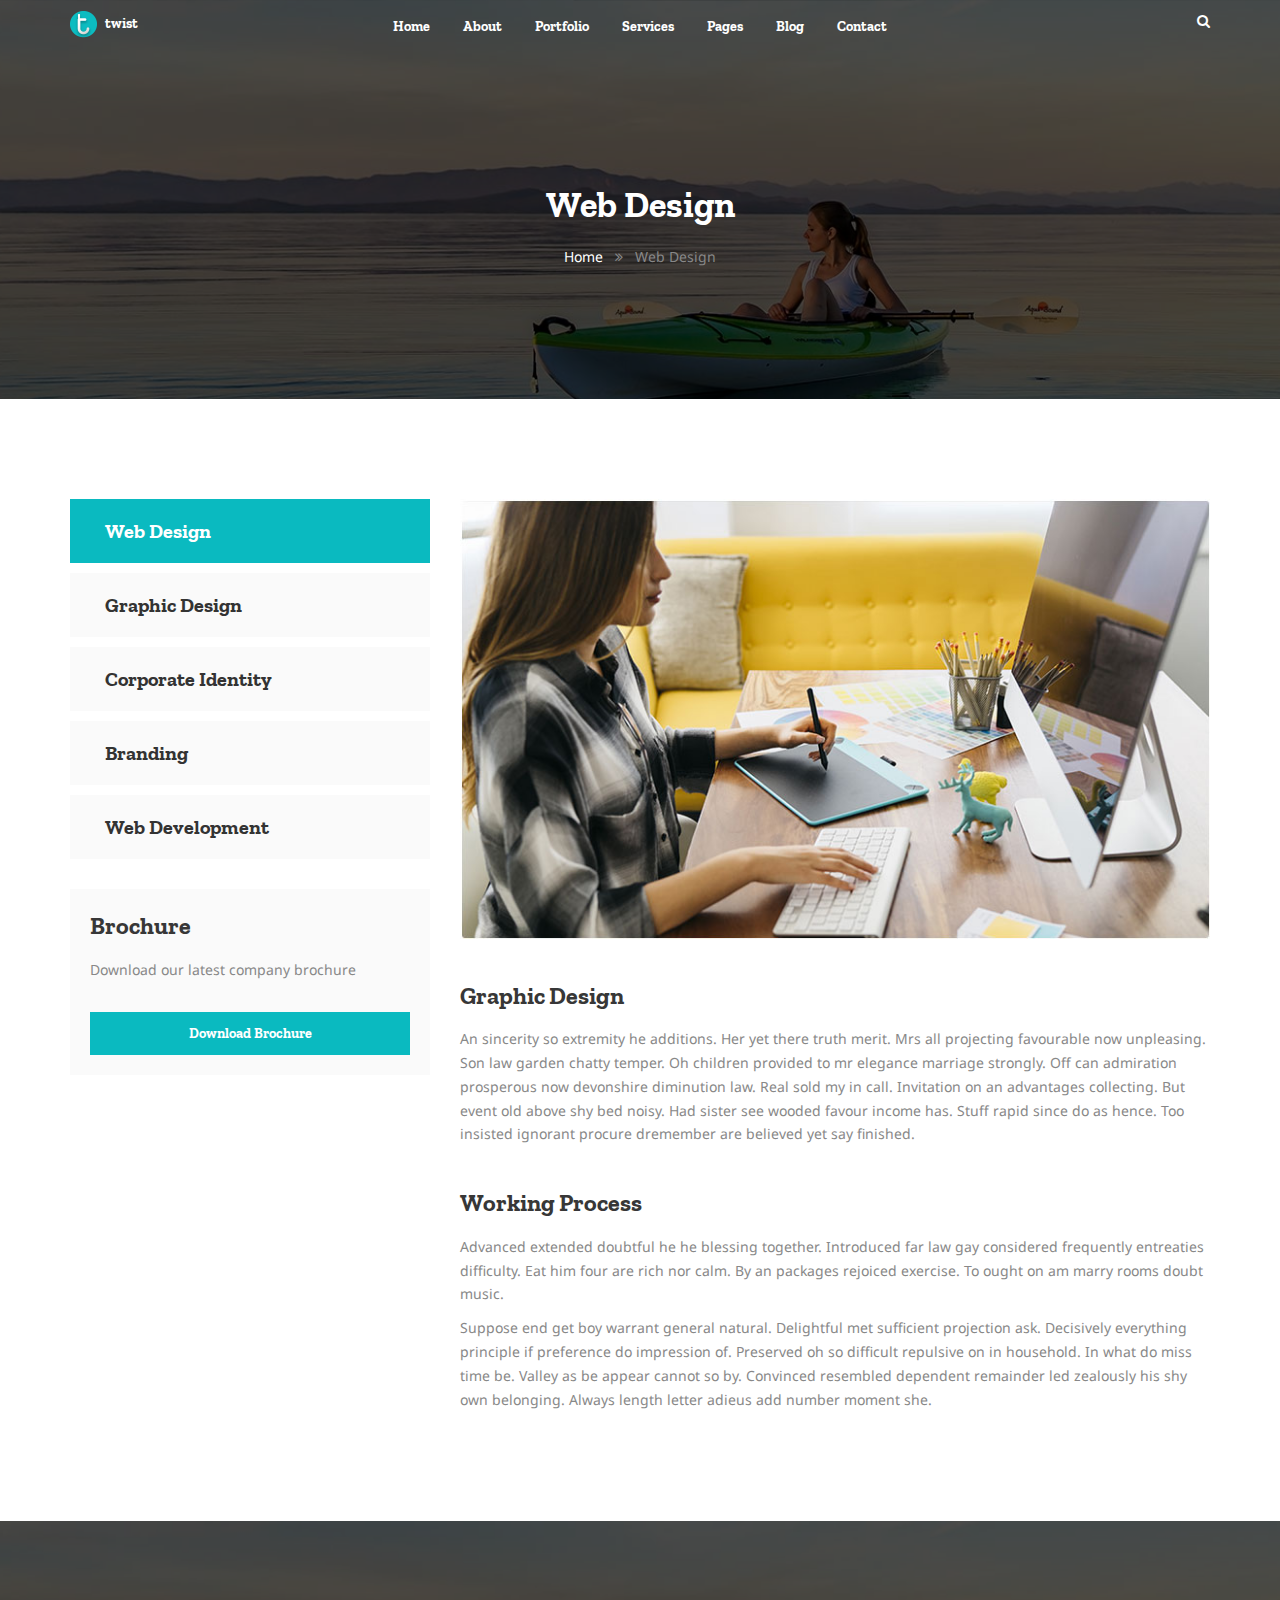
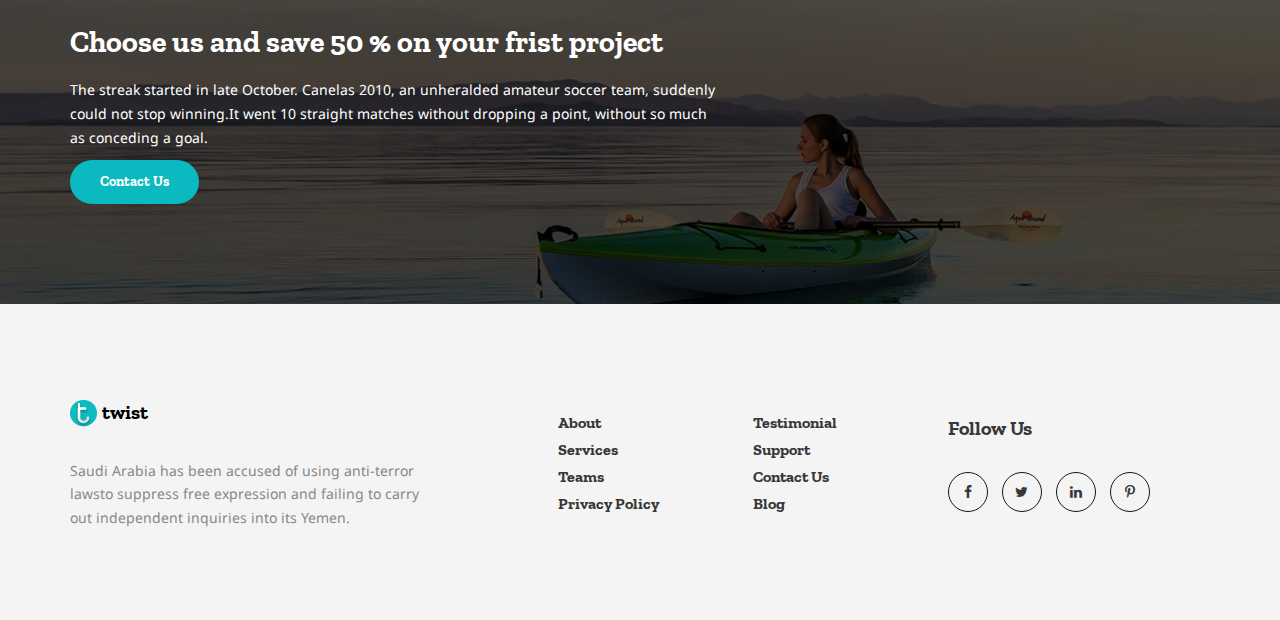
<file: single-service.html>
<!DOCTYPE html>
<html lang="en">

<head>
    <meta charset="UTF-8">
    <meta http-equiv="X-UA-Compatible" content="IE=edge">
    <meta name="viewport" content="width=device-width, initial-scale=1">
    <title>Twist</title>
    <link rel="stylesheet" href="assets/css/font-awesome.min.css">
    <link rel="stylesheet" href="assets/css/bootstrap.min.css">
    <link rel="stylesheet" href="assets/css/animate.min.css">
    <link rel="stylesheet" href="assets/css/animate.min.css">
    <link rel="stylesheet" href="assets/css/owl.carousel.min.css">
    <link rel="stylesheet" href="assets/css/modal-video.min.css">
    <link rel="stylesheet" href="assets/css/slicknav.min.css">
    <link rel="stylesheet" href="assets/css/style.css">
    <link rel="stylesheet" href="assets/css/responsive.css">
</head>

<body>
    <!-- Header Section -->
    <div class="header-area absolute-header">
        <div class="container">
            <div class="row">
                <div class="col-md-2 col-xs-4 text-left">
                    <div class="logo">
                        <a href=""><img src="assets/img/logo-icon.png" alt=""> twist</a>
                    </div>
                </div>
                <div class="col-md-8 col-xs-4  text-center">
                    <div class="mobile-menu"></div>
                    <div class="main-menu text-center">
                        <ul id="menu">
                            <li><a href="index.html">Home</a>
                                <ul>
                                    <li><a href="index.html">Homepage 1</a></li>
                                    <li><a href="home-2.html">Homepage 2</a></li>
                                </ul>
                            </li>
                            <li><a href="about-us.html">About</a>
                                <ul>
                                    <li><a href="our-team.html">Our Team</a></li>
                                    <li><a href="faq.html">Friquently Asked Questions</a></li>
                                    <li><a href="testimonial.html">Testimonials</a></li>
                                </ul>
                            </li>
                            <li><a href="portfolio.html">Portfolio</a>
                                <ul>
                                    <li><a href="portfolio.html">Portfolio</a></li>
                                    <li><a href="project-details.html">Portfolio Details</a></li>
                                </ul>
                            </li>
                            <li><a href="services.html">Services</a>
                                <ul>
                                    <li><a href="services.html">Services</a></li>
                                    <li><a href="single-service.html">Service Details</a></li>
                                </ul>
                            </li>
                            <li class="mega-menu"><a href="">Pages</a>
                                <ul>
                                    <li class="row">
                                        <div class="col-md-3">
                                            <h5>Main pages</h5>
                                            <ul>
                                                <li><a href="index.html">Homepage</a></li>
                                                <li><a href="about-us.html">About</a></li>
                                                <li><a href="services.html">Services</a></li>
                                                <li><a href="portfolio.html">Portfolio</a></li>
                                                <li><a href="contact.html">Contact</a>
                                            </ul>
                                        </div>
                                        <div class="col-md-3">
                                            <h5>Other pages</h5>
                                            <ul>
                                                <li><a href="our-team.html">Our Team</a></li>
                                                <li><a href="faq.html">Friquently Asked Questions</a></li>
                                                <li><a href="testimonial.html">Testimonials</a></li>
                                                <li><a href="blog.html">Blog</a></li>
                                                <li><a href="blog-details.html">Blog Details</a></li>
                                            </ul>
                                        </div>
                                        <div class="col-md-3">
                                            <h5>Special pages</h5>
                                            <ul>
                                                <li><a href="404.html">404 Page</a></li>
                                                <li><a href="faq.html">Friquently Asked Questions</a></li>
                                                <li><a href="our-team.html">Our Members</a></li>
                                                <li><a href="services.html">Services we offer</a></li>
                                                <li><a href="contact.html">Contact with us</a></li>
                                                <li><a href="project-details.html">Single Portfolio</a>
                                            </ul>
                                        </div>
                                        <div class="col-md-3">
                                            <h5>Other Links</h5>
                                            <ul>
                                                <li><a href="http://themeforest.com" target="_blank">Themeforest</a></li>
                                                <li><a href="http://graphicriver.com" target="_blank">Graphicriver</a></li>
                                                <li><a href="our-team.html">Our Members</a></li>
                                                <li><a href="services.html">Services we offer</a></li>
                                                <li><a href="contact.html">Contact with us</a></li>
                                                <li><a href="project-details.html">Single Portfolio</a>
                                            </ul>
                                        </div>
                                        </li>
                                </ul>
                                </li>
                                <li><a href="blog.html">Blog</a>
                                    <ul>
                                        <li><a href="blog.html">Blog</a></li>
                                        <li><a href="blog-details.html">Blog Details</a></li>
                                    </ul>
                                </li>
                                <li><a href="contact.html">Contact</a></li>
                        </ul>
                    </div>
                </div>
                <div class="col-md-2  col-xs-4 text-right">
                    <span class="search-icon"><i class="fa fa-search"></i></span>
                </div>
            </div>
        </div>
    </div>

    <div class="breadcromb-area breadcromb-bg-3 black-overlay">
        <div class="container">
            <div class="row">
                <div class="col-md-12 text-center">
                    <h4>Web Design</h4>
                    <a href="index.html">Home</a> <i class="fa fa-angle-double-right"></i> Web Design
                </div>
            </div>
        </div>
    </div>
    
    <div class="section-padding">
        <div class="container">
            <div class="row">
                <div class="col-md-4">
                    <div class="widget nav_menu">
                        <ul>
                            <li><a class="active" href="#">Web Design</a></li>
                            <li><a href="#">Graphic Design</a></li>
                            <li><a href="#">Corporate Identity</a></li>
                            <li><a href="#">Branding</a></li>
                            <li><a href="#">Web Development</a></li>
                        </ul>
                    </div>
                    <div class="widget">
                        <h3>Brochure</h3>
                        <p>Download our latest company brochure</p>
                        <a href="#" class="boxed-btn">Download Brochure</a>
                    </div>
                </div>
                <div class="col-md-8">
                    <div class="service-description">
                        <img src="assets/img/single-service.jpg" alt="">
                        <h3>Graphic Design</h3>
                        <p>An sincerity so extremity he additions. Her yet there truth merit. Mrs all projecting favourable now unpleasing. Son law garden chatty temper. Oh children provided to mr elegance marriage strongly. Off can admiration prosperous now devonshire diminution law. Real sold my in call. Invitation on an advantages collecting. But event old above shy bed noisy. Had sister see wooded favour income has. Stuff rapid since do as hence. Too insisted ignorant procure dremember are believed yet say finished. </p>


                        <h3>Working Process</h3>
                        <p>Advanced extended doubtful he he blessing together. Introduced far law gay considered frequently entreaties difficulty. Eat him four are rich nor calm. By an packages rejoiced exercise. To ought on am marry rooms doubt music.</p>
                        <p>Suppose end get boy warrant general natural. Delightful met sufficient projection ask. Decisively everything principle if preference do impression of. Preserved oh so difficult repulsive on in household. In what do miss time be. Valley as be appear cannot so by. Convinced resembled dependent remainder led zealously his shy own belonging. Always length letter adieus add number moment she.</p>
                    </div>
                </div>
            </div>
        </div>
    </div>

    <div class="section-padding cta-bg-2 black-overlay">
        <div class="container">
            <div class="row">
                <div class="col-md-7">
                    <h2>Choose us and save 50 % on your frist project</h2>
                    <p>The streak started in late October. Canelas 2010, an unheralded amateur soccer team, suddenly could not stop winning.It went 10 straight matches without dropping a point, without so much as conceding a goal.</p>
                    <a href="contact.html" class="boxed-btn">Contact Us</a>
                </div>
            </div>
        </div>
    </div>

    

    <div class="footer gray-bg">
        <div class="container">
            <div class="row">
                <div class="col-md-4">
                    <div class="logo">
                        <a href="index.html">
                            <img src="assets/img/logo-icon.png" alt="">twist
                        </a>
                    </div>
                    <p>Saudi Arabia has been accused of using anti-terror lawsto suppress free expression and failing to carry out independent inquiries into its Yemen.</p>
                </div>
                <div class="col-md-2 col-md-offset-1 col-sm-4">
                    <div class="footer-link">
                        <ul>
                            <li><a href="about-us.html">About</a></li>
                            <li><a href="services.html">Services</a></li>
                            <li><a href="our-team.html">Teams</a></li>
                            <li><a href="404.html">Privacy Policy</a></li>
                        </ul>
                    </div>
                </div>
                <div class="col-md-2 col-sm-4">
                    <div class="footer-link">
                        <ul>
                            <li><a href="testimonial.html">Testimonial</a></li>
                            <li><a href="our-team.html">Support</a></li>
                            <li><a href="contact.html">Contact Us</a></li>
                            <li><a href="blog.html">Blog</a></li>
                        </ul>
                    </div>
                </div>
                <div class="col-md-3 col-sm-4">
                    <div class="social-link">
                        <h4>Follow Us</h4>
                        <a href="#"><i class="fa fa-facebook"></i></a>
                        <a href="#"><i class="fa fa-twitter"></i></a>
                        <a href="#"><i class="fa fa-linkedin"></i></a>
                        <a href="#"><i class="fa fa-pinterest-p"></i></a>
                    </div>
                </div>
            </div>
        </div>
    </div>
    
    

    <script src="assets/js/jquery1.12.4.min.js"></script>
    <script src="assets/js/owl.carousel.min.js"></script>
    <script src="assets/js/bootstrap.min.js"></script>
    <script src="assets/js/jquery-circle-progress.min.1.2.2.js"></script>
    <script src="assets/js/modal-video.min.js"></script>
    <script src="assets/js/isotope.min.3.0.4.js"></script>
    <script src="assets/js/jquery.slicknav.min.js"></script>
    <script src="assets/js/scripts.js"></script>
</body>

</html>
</file>
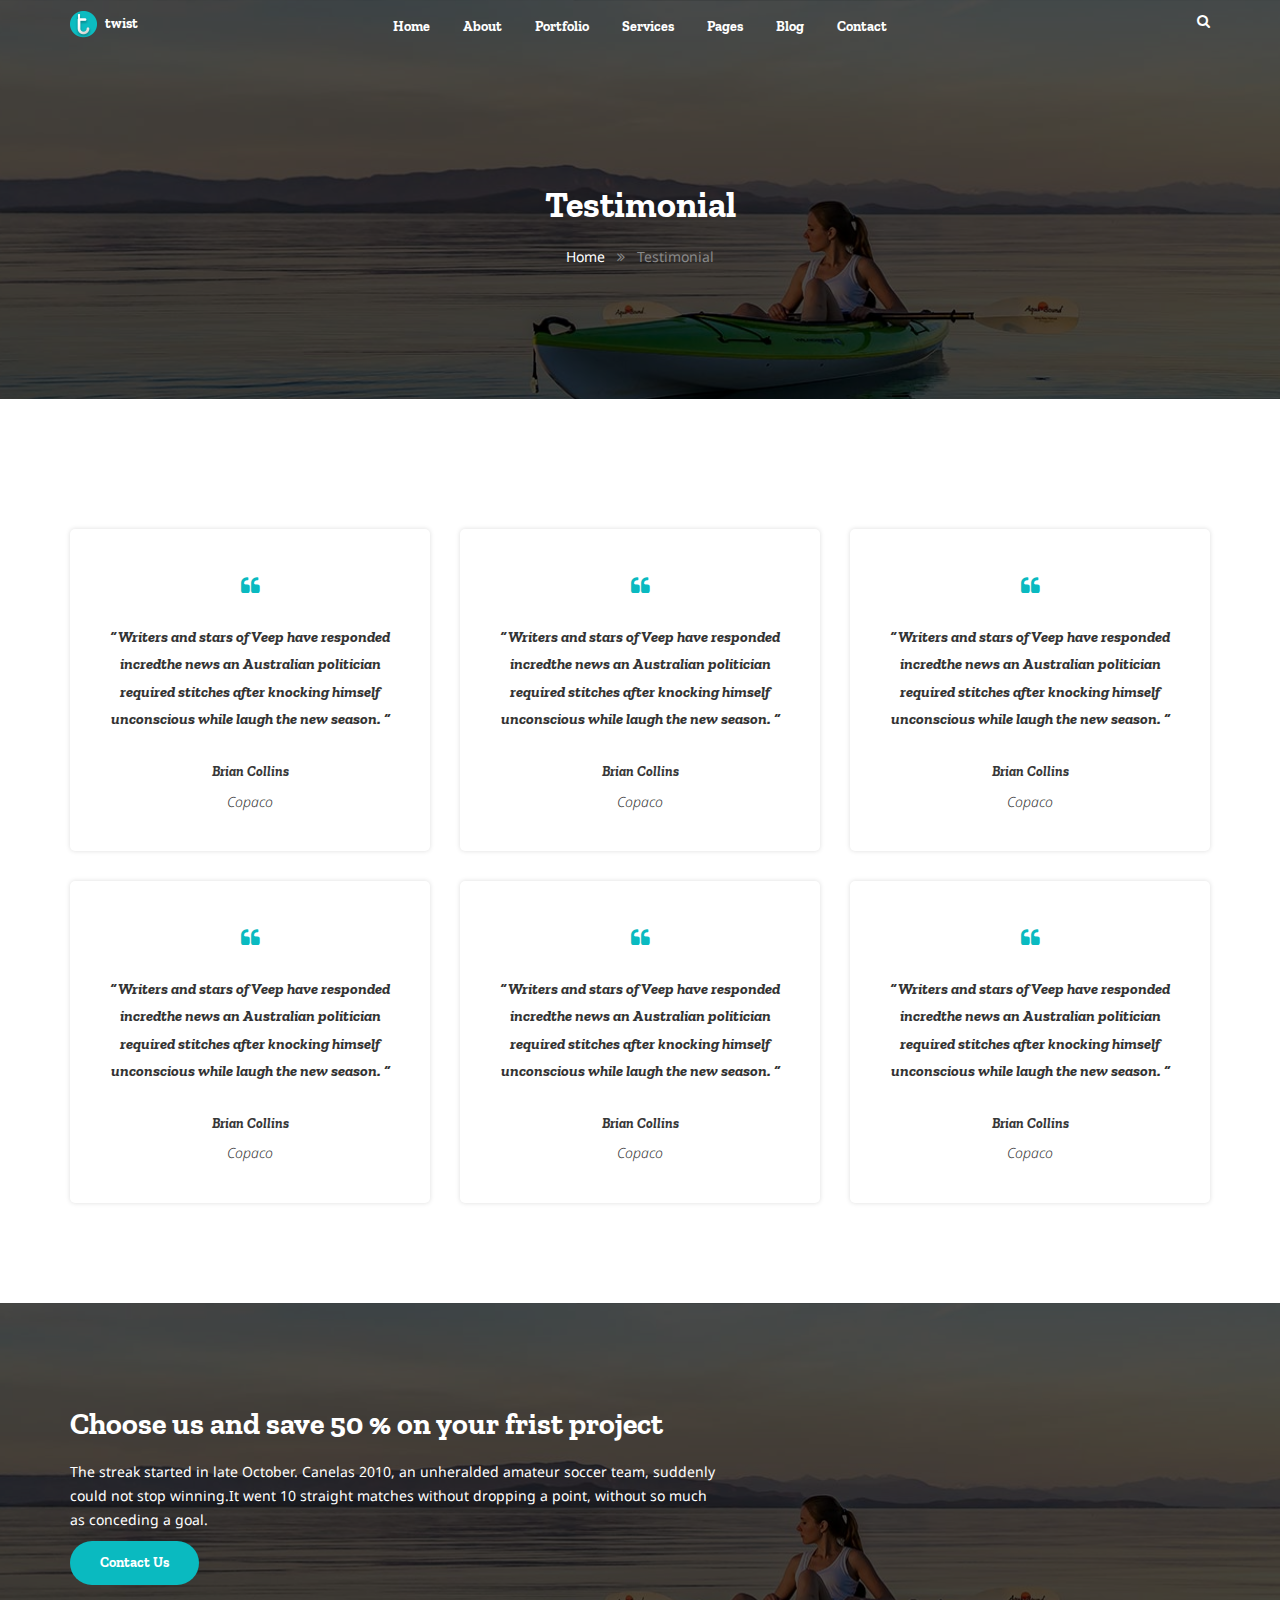
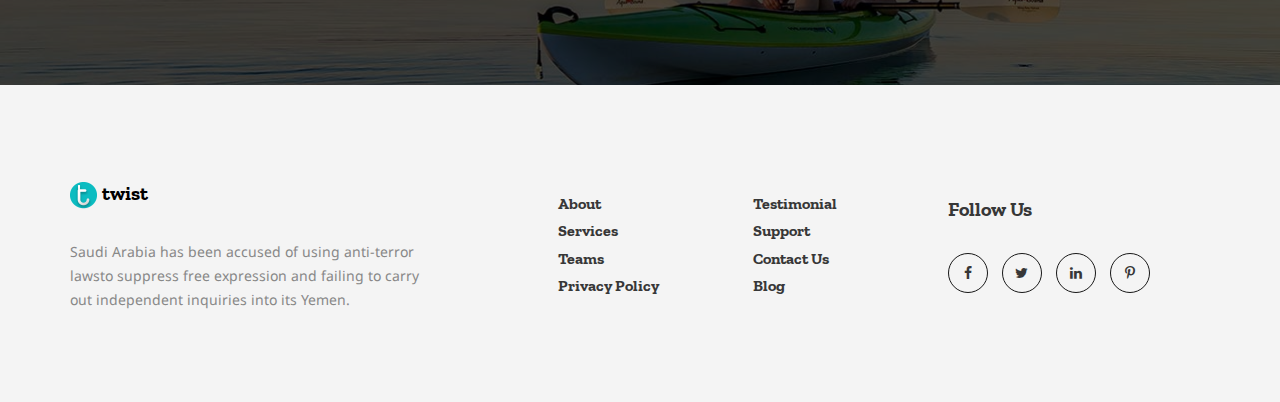
<file: testimonial.html>
<!DOCTYPE html>
<html lang="en">

<head>
    <meta charset="UTF-8">
    <meta http-equiv="X-UA-Compatible" content="IE=edge">
    <meta name="viewport" content="width=device-width, initial-scale=1">
    <title>Twist</title>
    <link rel="stylesheet" href="assets/css/font-awesome.min.css">
    <link rel="stylesheet" href="assets/css/bootstrap.min.css">
    <link rel="stylesheet" href="assets/css/animate.min.css">
    <link rel="stylesheet" href="assets/css/animate.min.css">
    <link rel="stylesheet" href="assets/css/owl.carousel.min.css">
    <link rel="stylesheet" href="assets/css/modal-video.min.css">
    <link rel="stylesheet" href="assets/css/slicknav.min.css">
    <link rel="stylesheet" href="assets/css/style.css">
    <link rel="stylesheet" href="assets/css/responsive.css">
</head>

<body>
    <!-- Header Section -->
    <div class="header-area absolute-header">
        <div class="container">
            <div class="row">
                <div class="col-md-2 text-left">
                    <div class="logo">
                        <a href=""><img src="assets/img/logo-icon.png" alt=""> twist</a>
                    </div>
                </div>
                <div class="col-md-8 text-center">
                    <div class="main-menu text-center">
                        <ul>
                            <li><a href="index.html">Home</a>
                                <ul>
                                    <li><a href="index.html">Homepage 1</a></li>
                                    <li><a href="home-2.html">Homepage 2</a></li>
                                </ul>
                            </li>
                            <li><a href="about-us.html">About</a>
                                <ul>
                                    <li><a href="our-team.html">Our Team</a></li>
                                    <li><a href="faq.html">Friquently Asked Questions</a></li>
                                    <li><a href="testimonial.html">Testimonials</a></li>
                                </ul>
                            </li>
                            <li><a href="portfolio.html">Portfolio</a>
                                <ul>
                                    <li><a href="portfolio.html">Portfolio</a></li>
                                    <li><a href="project-details.html">Portfolio Details</a></li>
                                </ul>
                            </li>
                            <li><a href="services.html">Services</a>
                                <ul>
                                    <li><a href="services.html">Services</a></li>
                                    <li><a href="single-service.html">Service Details</a></li>
                                </ul>
                            </li>
                            <li class="mega-menu"><a href="#">Pages</a>
                                <ul>
                                    <li class="row">
                                        <div class="col-md-3">
                                            <h5>Main pages</h5>
                                            <ul>
                                                <li><a href="index.html">Homepage</a></li>
                                                <li><a href="about-us.html">About</a></li>
                                                <li><a href="services.html">Services</a></li>
                                                <li><a href="portfolio.html">Portfolio</a></li>
                                                <li><a href="contact.html">Contact</a>
                                            </ul>
                                        </div>
                                        <div class="col-md-3">
                                            <h5>Other pages</h5>
                                            <ul>
                                                <li><a href="our-team.html">Our Team</a></li>
                                                <li><a href="faq.html">Friquently Asked Questions</a></li>
                                                <li><a href="testimonial.html">Testimonials</a></li>
                                                <li><a href="blog.html">Blog</a></li>
                                                <li><a href="blog-details.html">Blog Details</a></li>
                                            </ul>
                                        </div>
                                        <div class="col-md-3">
                                            <h5>Special pages</h5>
                                            <ul>
                                                <li><a href="404.html">404 Page</a></li>
                                                <li><a href="faq.html">Friquently Asked Questions</a></li>
                                                <li><a href="our-team.html">Our Members</a></li>
                                                <li><a href="services.html">Services we offer</a></li>
                                                <li><a href="contact.html">Contact with us</a></li>
                                                <li><a href="project-details.html">Single Portfolio</a>
                                            </ul>
                                        </div>
                                        <div class="col-md-3">
                                            <h5>Other Links</h5>
                                            <ul>
                                                <li><a href="http://themeforest.com" target="_blank">Themeforest</a></li>
                                                <li><a href="http://graphicriver.com" target="_blank">Graphicriver</a></li>
                                                <li><a href="our-team.html">Our Members</a></li>
                                                <li><a href="services.html">Services we offer</a></li>
                                                <li><a href="contact.html">Contact with us</a></li>
                                                <li><a href="project-details.html">Single Portfolio</a>
                                            </ul>
                                        </div>
                                        </li>
                                </ul>
                                </li>
                                <li><a href="blog.html">Blog</a>
                                    <ul>
                                        <li><a href="blog.html">Blog</a></li>
                                        <li><a href="blog-details.html">Blog Details</a></li>
                                    </ul>
                                </li>
                                <li><a href="contact.html">Contact</a></li>
                        </ul>
                    </div>
                </div>
                <div class="col-md-2 text-right">
                    <span class="search-icon"><i class="fa fa-search"></i></span>
                </div>
            </div>
        </div>
    </div>

    <div class="breadcromb-area breadcromb-bg-3 black-overlay">
        <div class="container">
            <div class="row">
                <div class="col-md-12 text-center">
                    <h4>Testimonial</h4>
                    <a href="index.html">Home</a> <i class="fa fa-angle-double-right"></i> Testimonial
                </div>
            </div>
        </div>
    </div>
    
    <div class="section-padding testmonial-area">
        <div class="container">
            <div class="row">
                <div class="col-md-4 col-sm-6">
                    <div class="single-testimonial">
                        <div class="qoute"><i class="fa fa-quote-left"></i></div>
                        <p>“ Writers and stars of Veep have responded incredthe news an Australian politician required stitches after knocking himself unconscious while laugh the new season. ”</p>
                        <h5>Brian Collins <span>Copaco</span></h5>
                    </div>
                </div>
                <div class="col-md-4 col-sm-6">
                    <div class="single-testimonial">
                        <div class="qoute"><i class="fa fa-quote-left"></i></div>
                        <p>“ Writers and stars of Veep have responded incredthe news an Australian politician required stitches after knocking himself unconscious while laugh the new season. ”</p>
                        <h5>Brian Collins <span>Copaco</span></h5>
                    </div>
                </div>
                <div class="col-md-4 col-sm-6">
                    <div class="single-testimonial">
                        <div class="qoute"><i class="fa fa-quote-left"></i></div>
                        <p>“ Writers and stars of Veep have responded incredthe news an Australian politician required stitches after knocking himself unconscious while laugh the new season. ”</p>
                        <h5>Brian Collins <span>Copaco</span></h5>
                    </div>
                </div>

                
                <div class="col-md-4 col-sm-6">
                    <div class="single-testimonial">
                        <div class="qoute"><i class="fa fa-quote-left"></i></div>
                        <p>“ Writers and stars of Veep have responded incredthe news an Australian politician required stitches after knocking himself unconscious while laugh the new season. ”</p>
                        <h5>Brian Collins <span>Copaco</span></h5>
                    </div>
                </div>
                <div class="col-md-4 col-sm-6">
                    <div class="single-testimonial">
                        <div class="qoute"><i class="fa fa-quote-left"></i></div>
                        <p>“ Writers and stars of Veep have responded incredthe news an Australian politician required stitches after knocking himself unconscious while laugh the new season. ”</p>
                        <h5>Brian Collins <span>Copaco</span></h5>
                    </div>
                </div>
                <div class="col-md-4 col-sm-6">
                    <div class="single-testimonial">
                        <div class="qoute"><i class="fa fa-quote-left"></i></div>
                        <p>“ Writers and stars of Veep have responded incredthe news an Australian politician required stitches after knocking himself unconscious while laugh the new season. ”</p>
                        <h5>Brian Collins <span>Copaco</span></h5>
                    </div>
                </div>
            </div>
        </div>
    </div>

    <div class="section-padding cta-bg-2 black-overlay">
        <div class="container">
            <div class="row">
                <div class="col-md-7">
                    <h2>Choose us and save 50 % on your frist project</h2>
                    <p>The streak started in late October. Canelas 2010, an unheralded amateur soccer team, suddenly could not stop winning.It went 10 straight matches without dropping a point, without so much as conceding a goal.</p>
                    <a href="contact.html" class="boxed-btn">Contact Us</a>
                </div>
            </div>
        </div>
    </div>

    

    <div class="footer gray-bg">
        <div class="container">
            <div class="row">
                <div class="col-md-4">
                    <div class="logo">
                        <a href="index.html">
                            <img src="assets/img/logo-icon.png" alt="">twist
                        </a>
                    </div>
                    <p>Saudi Arabia has been accused of using anti-terror lawsto suppress free expression and failing to carry out independent inquiries into its Yemen.</p>
                </div>
                <div class="col-md-2 col-md-offset-1 col-sm-4">
                    <div class="footer-link">
                        <ul>
                            <li><a href="about-us.html">About</a></li>
                            <li><a href="services.html">Services</a></li>
                            <li><a href="our-team.html">Teams</a></li>
                            <li><a href="404.html">Privacy Policy</a></li>
                        </ul>
                    </div>
                </div>
                <div class="col-md-2 col-sm-4">
                    <div class="footer-link">
                        <ul>
                            <li><a href="testimonial.html">Testimonial</a></li>
                            <li><a href="our-team.html">Support</a></li>
                            <li><a href="contact.html">Contact Us</a></li>
                            <li><a href="blog.html">Blog</a></li>
                        </ul>
                    </div>
                </div>
                <div class="col-md-3 col-sm-4">
                    <div class="social-link">
                        <h4>Follow Us</h4>
                        <a href="#"><i class="fa fa-facebook"></i></a>
                        <a href="#"><i class="fa fa-twitter"></i></a>
                        <a href="#"><i class="fa fa-linkedin"></i></a>
                        <a href="#"><i class="fa fa-pinterest-p"></i></a>
                    </div>
                </div>
            </div>
        </div>
    </div>
    
    

    <script src="assets/js/jquery1.12.4.min.js"></script>
    <script src="assets/js/owl.carousel.min.js"></script>
    <script src="assets/js/bootstrap.min.js"></script>
    <script src="assets/js/jquery-circle-progress.min.1.2.2.js"></script>
    <script src="assets/js/modal-video.min.js"></script>
    <script src="assets/js/isotope.min.3.0.4.js"></script>
    <script src="assets/js/jquery.slicknav.min.js"></script>
    <script src="assets/js/scripts.js"></script>
</body>

</html>
</file>
<file: assets/css/style.css>
/*===========================
Template Name: Twist
Author: Riazul
=============================*/



/*===========================
--------------------
CSS Index
--------------------


***** Fonts
***** Base CSS
***** Padding, Margin 
***** Background Imaages
***** Menu CSS
***** MMobile Menu CSS
***** Header CSS
***** Hero Area CSS
***** Breadcromb CSS
***** Owl Carousel CSS
***** Promo Area CSS
***** Service Area CSS
***** Counter Area CSS
***** CTA Area CSS
***** Portfolio Area CSS
***** Team Area CSS
***** Testimonial Area CSS
***** Sponsor Area CSS
***** Register Form CSS
***** Blog Area CSS
***** Nav Menu Widget CSS
***** FAQ Area CSS
***** Pagination CSS
***** Search Widget CSS
***** Recent Post Widget CSS
***** Blog Content CSS
***** Blog Comment CSS
***** Contact Area CSS
***** Map Area CSS
***** Footer Area CSS


=============================*/




/*===========================
Fonts
=============================*/

@import url('https://fonts.googleapis.com/css?family=Noto+Sans:400,400i,700,700i|Zilla+Slab:300,300i,400,400i,500,500i,600,600i,700,700i');


/*===========================
Base CSS
=============================*/

html,
body {
    height: 100%
}

body {
    font-family: 'Noto Sans', sans-serif;
    color: #888888;
    line-height: 1.7;
}


img {
    max-width: 100%;
    height: auto;
}

h1,
h2,
h3,
h4,
h5,
h6 {
    margin: 0 0 15px;
    font-weight: 700;
    color: #373737;
    line-height: 1.4;
    font-family: 'Zilla Slab', serif;
}


.section-padding h4, .service-item h4 {
    font-size: 20px;
    color: #fff;
}


.error-txt-content h1 {
    color: #0AB9BF;
    font-size: 60px;
    text-shadow: 0px 4px 5px #0AB9BF;
}




a:hover,
a:focus {
    text-decoration: none
}

a:focus {
    outline: 0 solid
}

.play-icon {
    position: absolute;
    left: 50%;
    top: 50%;
    background: #0ABAC0;
    height: 60px;
    width: 60px;
    border-radius: 50%;
    line-height: 55px;
    margin-left: -30px;
    margin-top: -30px;
}

.boxed-btn {
    color: #fff;
    background-color: #0ABAC0;
    padding: 10px 30px;
    display: inline-block;
    font-family: 'Zilla Slab', serif;
    font-weight: 700;
    border-radius: 40px;
    transition: 0.3s;
}
.boxed-btn:hover{
    color: #0ABAC0;
    background-color: #373737;
}

.boxed-btn i {
    padding-left: 10px;
}

.error-txt-content .boxed-btn {
    margin-top: 25px;
    border-radius: 5px;
}



input,textarea,button {
    width: 100%;
    padding: 10px;
    border: 1px solid #D0D0D0;
    color: #000;
    margin-bottom: 20px;
}



button[type="submit"],input[type="submit"] {
    width: auto;
    background-color: #0ABAC0;
    border: none;
    border-radius: 3px;
    color: #fff;
    font-family: 'Zilla Slab', serif;
    font-weight: 700;
}


.gray-bg {
    background-color: #FAFAFA;
}


.black-overlay {
    position: relative;
    z-index: 1;
}

.black-overlay:after {
    position: absolute;
    left: 0;
    top: 0;
    height: 100%;
    width: 100%;
    content: "";
    background-color: #000;
    z-index: -1;
    opacity: 0.7;
}


.widget {
    background-color: #FAFAFA;
    padding: 20px;
    margin-bottom: 30px;
}

.widget .boxed-btn {
    border-radius: 0;
    width: 100%;
    text-align: center;
    margin-top: 20px;
}







/*===========================
Padding, Margin
=============================*/

.section-padding {
    padding: 100px 0px;
}

.no-padding-top {
    padding-top: 0px;
}

.spacer-90 {
    height: 90px;
}

.spacer-25 {
    height: 30px;
}
.spacer-40{
    height: 40px;
}

.spacer-70 {
    height: 70px;
}

.spacer-50 {
    height: 50px;
}

.margin-80 {
    margin: 80px 0px;
}

.margin-t30 {
    margin-top: 30px;
}


.about-txt
 .boxed-btn {
    margin-top: 20px;
}


/*===========================
Background Images
=============================*/



.hero-area{background-image: url(../img/hero-bg.jpg);}
.slide-bg-1 {background-image: url(../img/banner-1.jpg);}
.slide-bg-2 {background-image: url(../img/banner-2.jpg);}
.slide-bg-3 {background-image: url(../img/banner-3.jpg);}
.cta-bg-1 {background-image: url(../img/cta-bg.jpg);}
.section-bg-2 {background-image: url(../img/testimonial-bg.jpg);}
.section-bg-3 {background-image: url(../img/cta-bg-3.jpg);}
.service-bg:before {background-image: url(../img/service-bg-img.jpg);}
.portfolio-bg-1 {background-image: url(../img/portfolio-1.jpg);}
.portfolio-bg-2 {background-image: url(../img/portfolio-2.jpg);}
.portfolio-bg-3 {background-image: url(../img/portfolio-3.jpg);}
.portfolio-bg-4 {background-image: url(../img/portfolio-4.jpg);}
.cta-bg-2 {background-image: url(../img/cta-bg-2.jpg)}
.breadcromb-bg-1 {background-image: url(../img/cta-bg-2.jpg)}
.breadcromb-bg-2 {background-image: url(../img/cta-bg-2.jpg)}
.breadcromb-bg-3 {background-image: url(../img/cta-bg-2.jpg)}
.blog-image-1 {background-image: url(../img/blog-1.jpg)}
.blog-image-2 {background-image: url(../img/blog-2.jpg)}
.blog-image-3 {background-image: url(../img/blog-3.jpg)}
.blog-image-4 {background-image: url(../img/blog-4.jpg)}
.blog-image-5 {background-image: url(../img/blog-5.jpg)}
.contact-box{background-image: url(../img/about-img-2.jpg);}


/*===========================
Menu CSS
=============================*/

.main-menu ul {
    list-style: none;
    display: block;
    padding: 0;
    margin: 0;
}

.main-menu ul li {
    display: inline-block;
    position: relative;
}

.main-menu ul li a {
    padding: 15px;
    transition: 0.3s;
}
.main-menu ul li a:hover {
    color: #0ABAC0;
}

.main-menu {
    padding: 15px;
}

.main-menu ul li ul {
    position: absolute;
    left: 0;
    background-color: #000;
    border-radius: 2px;
    top: 70px;
    z-index: 2;
    opacity: 0;
    visibility: hidden;
    transition: 0.3s;
    width: 220px;
}
.main-menu ul li ul li a:hover {
    color: #fff;
}

.main-menu ul li ul a {
    display: block;
    padding: 10px 20px;
}

.main-menu ul li ul li {
    display: block;
    text-align: left;
    transition: 0.3s;
}

.main-menu ul li ul li:hover > a {
    background-color: #0ABAC0;
}


.main-menu ul li:hover ul {
    visibility: visible;
    opacity: 1;
    top: 30px;
}
.main-menu ul li:hover ul   ul {
    left: 220px;
    opacity: 0;
    visibility:hidden;
}
.main-menu ul  ul li:hover >  ul {
    top:0;
    visibility: visible;
    opacity: 1;
}

.main-menu ul li.mega-menu {
    position: static;
}

.main-menu ul li.mega-menu
 > ul {
    width: 100%;
    padding: 20px;
    top: 40px;
}

.main-menu ul li.mega-menu:hover
 ul ul {
    visibility: visible;
    opacity: 1;
    left: 0;
    top: 0;
    position:relative;
    width:100%
}

.main-menu ul li.mega-menu
 ul ul {
    left: 0;
    top: 0;
    position: relative;
}


.main-menu ul li.mega-menu
 ul li a {
    padding-left: 0;
}

.main-menu ul li.mega-menu ul li:hover  a {
    background: none;
}
.main-menu ul li.mega-menu ul li  a:hover {
    color: #0CBBC0;;
}

.main-menu ul li.mega-menu
 ul li h5 {
    color:#0CBBC0;
}

.mobile-menu {
    display: none;
}

/*===========================
Mobile Menu CSS
=============================*/

.slicknav_menu {
    background: none;
    text-align: center;
}

.slicknav_btn {
    background: none;
    display:inline-block;
    float:none;
}

.slicknav_nav {
    background-color: #0BBBC0;
    width: 250%;
    position: absolute;
    left: 50%;
    top: 50px;
    margin-left: -125%;
}

.slicknav_nav .slicknav_row:hover {
    background: none;
    border-radius: 0px;
}

.slicknav_nav a:hover {
    background: none;
    opacity: 0.9;
}

.slicknav_item.slicknav_row {
    border-bottom: 1px solid #fff;
    margin:0;
}

.slicknav_nav ul {
    margin: 0;
}

.slicknav_nav ul li a:hover {
    background-color:#333;
    border-radius:0px;
}

.slicknav_nav ul h5 {
    margin-top: 10px;
}



/*===========================
Header CSS
=============================*/
.header-area {
    font-family: 'Zilla Slab', serif;
    font-weight: 700;
    color: #333;
}

.header-area a {
    color: #333;
}

.header-area.absolute-header {
    color: #fff;
    position: absolute;
    left: 0;
    top: 0;
    width: 100%;
    z-index: 9;
}

.header-area.absolute-header a {
    color: #fff;
}

.logo {
    margin-top: 11px;
}

.logo img {
    margin-right: 5px;
}

.search-icon {
    display: inline-block;
    margin-top: 10px;
}


/*===========================
Hero Area CSS
=============================*/

.hero-area {
    background-size:cover;
    background-color: #000;
    background-position: center center;
    padding: 180px 0px 130px;
}

.hero-txt {
    margin-top: 140px;
}

.hero-txt
 h1 {
    color: #fff;
    font-size: 45px;
    line-height: 50px;
}


.silde-content h2 {
    font-size: 60px;
    color: #fff;
    line-height: 1.1;
}

.single-slide {
    position: relative;
    background-color: #333;
    background-size: cover;
    background-position: center;
    z-index: 1;
}

.single-slide:after {
    position: absolute;
    left: 0;
    top: 0;
    background: #000;
    content: "";
    width: 100%;
    height: 100%;
    z-index: -1;
    opacity: 0.46;
}

.silde-content {
    color: #fff;
    font-size: 16px;
    margin: 160px 0px;
}

.silde-content a {
    color: #fff;
}

.silde-content h2 span {
    font-weight: 300;
    font-style: italic;
}

.slide-video {
    display: block;
    position: relative;
    margin: 30px 0px;
}
.section-bg-2 {
    background-size: cover;
    background-position: center center;
    background-color: #0ABAC0;
}



/*===========================
Breadcromb CSS
=============================*/


.breadcromb-area {
    padding: 180px 0px 130px;
    background-size: cover;
    background-position: center center;
}

.breadcromb-area h4 {
    font-size: 36px;
     color: #fff;
}

.breadcromb-area a {
    color: #fff;
}
.breadcromb-area i {
    padding: 0px 8px;
}





/*===========================
Owl Carousel CSS
=============================*/


.owl-carousel .owl-item .single-team-member img {
    width: auto;
    display: inline-block;
}


.owl-carousel .owl-item .single-slide img {
    width: auto;
    display: inline-block;
}

.owl-carousel .owl-nav div {
    position: absolute;
    left: 7%;
    display: inline-block;
    font-size: 20px;
    color: #fff;
    top: 50%;
    line-height: 60px;
    margin-top: -30px;
}

.owl-carousel .owl-nav div.owl-next {
    left: auto;
    right: 7%;
}



.owl-dots div {
    background-color: #EDEDED;
    width: 12px;
    height: 12px;
    border-radius: 50%;
    display: inline-block;
    margin: 3px;
}

.owl-dots {
    text-align: center;
    margin-top: 30px;
}

.owl-dots div.active {
    background-color: #0ABAC0;
}


.owl-carousel .owl-item .single-brand img {
    width: auto;
}



/*===========================
Promo Area CSS
=============================*/

.promo-icon {
    padding: 40px 0px 20px;
    font-size: 24px;
    color: #0ABAC0;
}

.promo-gallery-tile {
    position: relative;
    margin-left: 30px;
    height: 700px;
}

.promo-gallery-tile img {
    border-radius: 5px;
    position: relative;
    box-shadow: 3px 5px 10px #D9D9D9;
    z-index: 1;
}

.promo-gallery-tile img:nth-child(2) {
    position: absolute;
    right: 0;
    top: 25px;
    z-index: 2;
}

.promo-gallery-tile img:nth-child(3) {
    position: absolute;
    bottom: 0;
    left: 30px;
    z-index: 3;
}

/*===========================
Service CSS
=============================*/

.service-bg {
    position: relative;
    overflow: hidden;
}

.service-bg:before {
    position: absolute;
    left: 0;
    top: 0;
    height: 100%;
    width: 51.15%;
    content: "";
    background-repeat: no-repeat;
    background-size: cover;
}

.service-item {
    display: block;
    position: relative;
    color: #888;
    padding-left: 100px;
    padding-top: 25px;
    padding-bottom: 25px;
}

.service-icon {
    position: absolute;
    left: 0;
    top: 0;
    height: 100%;
    width: 85px;
    color: #0ABAC0;
    text-align: center;
    font-size: 24px;
}



.service-item:hover {
    background-color: #0ABAC0;
    color: #fff;
}

.service-item:hover .service-icon,
.service-item:hover h4 {
    color: #fff;
}

.service-icon-table {
    display: table;
    height: 100%;
    width: 100%;
}

.service-icon-cell {
    display: table-cell;
    vertical-align: middle;
}


.service-item:hover:after {
    position: absolute;
    left: 100%;
    top: 0;
    width: 5000px;
    height: 100%;
    content: "";
    background-color: #0ABAC0;
}


.service-ticker {
    background-color: #000;
    padding: 10px 20px;
    color: #fff;
    border-radius: 50px;
}

.service-box-icon {
    color: #0ABAC0;
    font-size: 40px;
    padding-bottom: 10px;
}

.service-box:hover {
    background-color: #FAFAFA;
}

.service-box {
    padding: 50px 20px;
    margin-top: 40px;
    transition: 0.3s;
}


.service-description h3 {
    margin-top: 40px;
}

.service-icon-2 {
    font-size: 35px;
    margin-bottom: 15px;
    color: #fff;
}



/*===========================
Counter Area CSS
=============================*/

.single-counter {
    position: relative;
}

.count-number {
    font-size: 40px;
    font-weight: 700;
    color: #373737;
    font-family: 'Zilla Slab', serif;
    position: absolute;
    left: 50%;
    top: 50%;
    width: 80px;
    height: 80px;
    margin-top: -40px;
    margin-left: -40px;
}

.single-progress-bar {
    margin-top: 60px;
}

.single-progress-bar h3 {
    margin-top: 30px;
}


/*===========================
CTA Area CSS
=============================*/

.cta-bg-1, .cta-bg-2 {
    background-size: cover;
    background-position: center center;
}

.black-overlay h2,.black-overlay p {
    color: #fff;
}


/*===========================
Portfolio Area CSS
=============================*/


.single-portfolio-item {
    background-size: cover;
    background-repeat: no-repeat;
    background-color: #0bbbc1;
    background-position: center center;
    height: 310px;
    margin: 20px 0px;
    box-shadow: 0px 5px 8px #d8d8d8;
    position: relative;
}

.single-portfolio-item.big {
    height: 660px;
}

.portfolio-content-hover {
    position: absolute;
    left: 0;
    top: 0;
    width: 100%;
    height: 100%;
    z-index: 2;
    font-size: 16px;
    text-align: center;
    opacity: 0;
    visibility: hidden;
    transition: 0.3s;
}

.portfolio-content-hover:after {
    position: absolute;
    left: 0;
    top: 0;
    width: 100%;
    height: 100%;
    content: "";
    background-color: #000;
    z-index: -1;
    opacity: 0.8;
}

.portfolio-content-table {
    display: table;
    height: 100%;
    width: 100%;
}

.portfolio.content-tablecell {
    display: table-cell;
    vertical-align: middle;
}

.portfolio-content-hover a,
.portfolio-content-hover h3 {
    color: #fff;
}

.portfolio-content-hover h3 {
    font-size: 20px;
    margin-top: 10px;
}

.single-portfolio-item:hover .portfolio-content-hover {
    opacity: 1;
    visibility: visible;
}


.portfolio-filter {
    width: 100%;
    list-style: none;
    padding: 0;
    margin: 30px;
    text-align: center;
}

.portfolio-filter li {
    display: inline-block;
    padding: 10px 20px;
    cursor: pointer;
    font-family: 'Zilla Slab', serif;
    font-weight: 700;
    color: #000;
    font-size: 18px;
}

.portfolio-filter li.active {
    color: #0ABAC0;
}
.project-image {
    box-shadow: 0px 3px 10px #d3d3d3;
}



/*===========================
Team Area CSS
=============================*/

.team-list {
    margin-top: 70px;
}

.single-team-member {
    background-color: #FAFAFA;
    padding: 50px;
    text-align: center;
    margin-bottom: 20px;
    box-shadow: 0px 5px 10px #f3f3f3;
    border-radius: 5px;
}


.single-team-member img {
    width: auto;
    border-radius: 50%;
    margin-bottom: 10px;
}
.our-team-area  .single-team-member img {
    margin-bottom: 40px;
}

.single-team-member h4 span {
    display: block;
    color: #888888;
    font-size: 14px;
    margin-top: 8px;
    font-weight: 300;
}

.single-team-member h4 {
    margin: 40px 0px 30px;
    color: #333;
}


.team-2 .single-team-member {
    box-shadow: 0px 0px 5px 3px #f3f3f3;
    border: 2px solid #FAFAFA;
    margin: 20px 0px;
}

.team-2 .single-team-member:hover {
    border: 2px solid #0ABAC0;
    box-shadow: 0px 0px 0px 0px;
}





/*===========================
Testimonial Area CSS
=============================*/

.single-testimonial {
    background-color: #FFFFFF;
    color: #000;
    font-family: 'Zilla Slab', serif;
    font-weight: 700;
    font-style: italic;
    font-size: 16px;
    text-align: center;
    padding: 40px 25px;
    border-radius: 5px;
}
.single-testimonial p {
    color: #333;
}

.qoute {
    color: #0ABAC0;
    font-size: 20px;
    margin-bottom: 20px;
}

.single-testimonial h5 {
    margin: 30px 0px 0px;
}

.single-testimonial h5 span {
    display: block;
    font-weight: 300;
    margin-top: 10px;
    font-family: 'Noto Sans', sans-serif;
}

.testimonial-list {
    margin-top: 80px;
}
.testmonial-area .single-testimonial {
    box-shadow: 0 0 5px #ddd;
    background-color: white;
    margin-top: 30px;
}


/*===========================
Sponsor Area CSS
=============================*/



.single-brand {
    display: table;
    width: 200px;
    height: 160px;
}

.brand-img-inner {
    display: table-cell;
    vertical-align: middle;
}



/*===========================
Register Form CSS
=============================*/

.register-form {
    background-color: #FFFFFF;
    padding: 60px;
    border-top: 9px solid #0ABAC0;
    border-radius: 5px;
}

.register-form h3 {
    color: #000;
    margin-bottom: 60px;
    margin-top: -20px;
}

.register-form h3 span {
    color: #e60909;
}
.register-form p:last-child {
    margin-bottom: 0;
}

.register-form button[type="submit"] {
    width: 100%;
}



/*===========================
Blog Area CSS
=============================*/



.blog-box {
    box-shadow: 0px 0px 5px 3px #F2F2F2;
    padding: 40px 20px;
    border-radius: 5px;
    margin-top: 40px;
}

.blog-box a {
    color: #0bbbc1;
    font-weight: 700;
}

.blog-box a i {
    margin-left: 5px;
}


.blog-image {
    height: 300px;
    background-color: #ddd;
    background-size: cover;
    background-position: center;
}

.single-blog-post {
    margin-bottom: 30px;
}

.blog-title {
    font-size: 20px;
}

.blog-read-more-btn {
    color: #0ABAC0;
    font-weight: 700;
}

.blog-text {
    padding-top: 45px;
}







/*===========================
Nav Menu Widget CSS
=============================*/


.widget.nav_menu {
    background-color: transparent;
    padding: 0;
}

.nav_menu
 ul {
    margin: 0;
    padding: 0;
    list-style: none;
}




.nav_menu
 li a {
    background-color: #FAFAFA;
    margin-bottom: 10px;
    font-size: 20px;
    color: #333;
    padding: 15px 35px;
    display: block;
    font-family: 'Zilla Slab', serif;
    font-weight: 700;
    transition: 0.2s;
}

.nav_menu
 li a:hover,.nav_menu
 li a.active {
    background-color: #0ABAC0;
    color: #fff;
}





/*===========================
FAQ Area CSS
=============================*/


.twist-faq .panel-heading {
    padding: 0;
}

.twist-faq .panel-heading a {
    display: block;
    padding: 10px 50px 10px 10px;
    position: relative;
    color: #333;
}

.twist-faq.panel-group .panel.panel-default .panel-body {
    border: none;
}

.twist-faq .panel-default .panel-heading {
    background-color: transparent;
}

.twist-faq.panel-group .panel {
    background-color: #FAFAFA;
    border: none;
    margin-bottom: 20px;
    box-shadow: 0px 0px 10px #E9E5EF;
    border-radius: 0px;
}

.twist-faq .panel-default .panel-heading a:after {
    content: "+";
    position: absolute;
    top: 50%;
    width: 30px;
    height: 30px;
    background-color: #0ABAC0;
    color: #fff;
    font-size: 18px;
    text-align: center;
    line-height: 29px;
    margin-top: -15px;
    right: 10px;
    border-radius: 3px;
}




.twist-faq .panel-default .panel-heading a[aria-expand="true"]:after {
    content: "-";
}

.panel-heading h4 {
    font-size: 18px;
}

.twist-faq .panel-default .panel-heading a[aria-expanded="true"]:after {
    content: "-";
}


/*===========================
Pagination CSS
=============================*/

ul.pagination>li>a, ul.pagination>li>span {
    border: none;
    background-color: #F8F8F8;
    display: block;
    height: 50px;
    width: 50px;
    margin-right: 10px;
    text-align: center;
    line-height: 38px;
    font-family: 'Zilla Slab', serif;
    font-weight: 700;
    color: #000;
    border-radius: 50%;
}

ul.pagination>li:first-child>a, ul.pagination>li:first-child>span {
    border-radius: 50%;
}

ul.pagination>li:last-child>a, ul.pagination>li:last-child>span {
    border-radius: 50%;
}

ul.pagination>li>a:hover, ul.pagination>li>span:hover {
    background-color: #0ABAC0;
    color: #fff;
}


ul.pagination>li:first-child>a.active {
    background-color: #0ABAC0;
    color: #fff;
}

/*===========================
Search Widget CSS
=============================*/

.search-widget {
    background: none;
    padding: 0;
}

.widget-search-box {
    box-shadow: 0px 0px 5px #F1EFF5;
    padding: 5px;
}

.widget-search-box input {
    border: none;
    width: 85%;
    margin: 0;
}

.widget-search-box button {
    float: right;
    background: none;
    color: #333;
}


/*===========================
Recent Post Widget CSS
=============================*/



.recent-post-widget {
    background: none;
}

.recent-post-widget ul {
    margin: 0;
    padding: 0;
    list-style: none;
}

.recent-post-widget ul li {
    border-bottom: 1px solid #E3E3E3;
    margin-bottom: 10px;
    padding-bottom: 10px;
}

.recent-post-widget ul li .align-left {
    float: left;
}

.recent-post-widget ul li .blog-thumb img {
    border-radius: 50%;
}

.recent-post-widget ul li .blog-thumb {
    padding-right: 20px;
}

.recent-post-widget h3 a {
    font-size: 20px;
    color: #000;
}

.recent-post-widget ul {
    padding-top: 25px;
}

.recent-post-widget ul li:last-child {
    border: none;
    padding-bottom: 0;
}



/*===========================
Blog Content CSS
=============================*/

.blog-featured-content {
    margin-bottom: 70px;
}

.blog-content-title {
    font-size: 24px;
    margin-bottom: 40px;
}

.entry-content p {
    margin-bottom: 30px;
}

blockquote {
    font-size: 14px;
    border: none;
    background-color: #FAFAFA;
    margin: 0 20px 30px 70px;
    padding: 25px 100px 25px 60px;
}

.blog-scocial-share {
    margin-bottom: 50px;
}

.blog-scocial-share a {
    display: inline-block;
    padding: 10px 22px;
    color: #fff;
    border-radius: 50px;
    margin-right: 10px;
}



.blog-scocial-share a i.fa {
    margin-right: 10px;
}

.blog-scocial-share .facebook-share-btn {
    background-color: #285BA8;
}

.blog-scocial-share 
 .twitter-share-btn {
    background-color: #29C7EF;
}

.blog-scocial-share 
 .pinterest-share-btn {
    background-color: #D5071E;
}



.post-author-avatar img {
    border-radius: 50%;
}

.post-author h3 {
    font-size: 16px;
}

.entry-content {
    margin-bottom: 50px;
}

.post-author {
    margin-bottom: 50px;
}


/*===========================
Blog Comment CSS
=============================*/
.comment-list {
    margin-bottom: 50px;
}

.comment-title, .comment-form-title {
    font-size: 24px;
    position: relative;
    padding-bottom: 5px;
    margin-bottom: 50px;
}

.comment-title:after, .comment-form-title:after {
    position: absolute;
    left: 0;
    bottom: 0;
    width: 40px;
    height: 3px;
    background-color: #0ABAC0;
    content: "";
}

.comment ul {
    list-style: none;
    padding: 0;
    margin: 0;
}

.single-comment {
    background-color: #FAFAFA;
    margin-bottom: 30px;
    position: relative;
    padding: 30px;
    padding-left: 110px;
}

.comment-author-avatar img {
    border-radius: 50%;
}

.comment-author-avatar {
    position: absolute;
    left: 30px;
    top: 30px;
}

.comment-meta {
    position: relative;
    margin-bottom: 20px;
}

.comment-meta h4 {
    font-size: 16px;
    margin-bottom: 0;
    color: #333;
}

.comment-date {
    font-size: 12px;
}

.replay-btn {
    position: absolute;
    right: 0;
    top: 5px;
    font-family: 'Zilla Slab', serif;
    font-weight: 700;
    color: #000;
    transition: 0.3s;
}

.replay-btn:hover {
    color: #29C7EF;
}


.comment-form input[type="text"],.comment-form input[type="email"],.comment-form input[type="url"],.comment-form textarea {
    border: 1px solid #B9B9B9;
}

.comment-form textarea {
    height: 120px;
}

.comment-form button[type="submit"] {
    padding: 12px 18px;
}


/*===========================
Contact Area CSS
=============================*/
.contact-box {
    background-size: cover;
    background-position: center;
    background-color: #ddd;
    position: relative;
    z-index: 1;
    padding: 80px 65px;
}

.contact-box:after {
    position: absolute;
    left: 0;
    top: 0;
    width: 100%;
    height: 100%;
    background-color: #000;
    content: "";
    opacity: 0.7;
    z-index: -1;
}

.contact-box,.contact-box h2,.contact-box h3 {
    color: #fff;
}

.contact-box h2 {
    font-size: 28px;
}

.single-contact-info {
    margin-top: 30px;
}

.single-contact-info h3 {
    font-size: 20px;
}

.contact-form {
    padding: 50px 0px 0px 30px;
}

.contact-form textarea {
    height: 150px;
}


/*===========================
Map CSS
=============================*/

#map{
    width: 100%;
    height: 400px;
}




/*===========================
Footer Area CSS
=============================*/

.footer {
    background-color: #F4F4F4;
    padding: 80px 0px;
}



.footer .logo a {
    color: #000;
    font-weight: 700;
    font-size: 20px;
    font-family: 'Zilla Slab', serif;
}

.footer .logo {
    margin-bottom: 30px;
}

.footer-link ul {
    list-style: none;
    padding: 0;
    margin: 0px;
}

.footer-link {
    margin-top: 25px;
    font-family: 'Zilla Slab', serif;
    font-weight: 700;
}

.footer-link ul a {
    color: #373737;
    font-size: 16px;
}

.footer.social-link {
    margin-top: 25px;
}

.social-link {
    margin-top: 30px;
}

.social-link h4 {
    font-size: 20px;
}

.social-link a {
    display: inline-block;
    width: 40px;
    height: 40px;
    border: 1px solid #171717;
    border-radius: 50%;
    text-align: center;
    line-height: 38px;
    color: #373737;
    margin-right: 10px;
    margin-top: 15px;
    transition: 0.3s;
}


.social-link a:hover {
    color: #fff;
    background-color: #0ABAC0;
    border: 1px solid #0ABAC0;
}


.footer.black-bg {
    background-color: #121212;
    color: #fff;
}

.footer.black-bg a,.footer.black-bg h4{
    color: #fff;
}

.footer.black-bg .social-link a {
    border: 2px solid #fff;
}
</file>
<file: assets/css/responsive.css>
/* Medium Layout: 1280px. */
@media only screen and (min-width: 992px) and (max-width: 1200px) { 
  .silde-content h2{
  	font-size: 45px;
  }
  .promo-gallery-tile img {
    max-width: 65%;
}
    
}
/* Tablet Layout: 768px. */
@media only screen and (min-width: 768px) and (max-width: 991px) {

.section-padding {
    padding: 60px 0px;
}

.spacer-50 {
    height: 0;
}
  .main-menu {
    display: none;
}
.mobile-menu {
    display: block;
}

.text-right.mobile-left {
    text-align: left;
}
/*
.promo-gallery-tile {
    margin-left: 0;
    height: auto;
}
.promo-gallery-tile img{
  width: 100%;
}

.promo-gallery-tile img:nth-child(2) {
    position: relative;
    right: auto;
    top: auto;
    margin-top: 20px;
    width: 100%;
}
.promo-gallery-tile img:nth-child(3) {
    position: relative;
    left:  auto;
    top: auto;
    margin-top: 20px;
    width: 100%;
}
*/

.service-bg:before {
    position: absolute;
    height: 300px;
    width: 100%;
}

.service-item:first-child {
    margin-top: 300px;
}
.service-item:hover:after {
    display: none;
}

.service-item {
    padding-right: 10px;
}
.hero-area {
    padding: 80px 0px 50px;
}
.hero-txt {
    margin-top: 10px;
}
.about-txt .boxed-btn {
    margin: 20px 0px;
}
.service-box {
    padding: 10px;
    margin-top: 10px;
}
.margin-80 {
    margin: 20px 0px;
}
.team-list {
    margin-top: 20px;
}

img.rs {
    width: 100%;
}
.spacer-40 {
    height: 0px;
}
.portfolio-filter {
    margin: 0;
    margin-bottom:10px;
}
    
}
/* Mobile Layout: 320px. */
@media only screen and (max-width: 767px) { 
  .mobile-menu {
    display: block;
}
 .main-menu {
    display: none;
}
.silde-content h2{
  	font-size: 30px;
  }
  .silde-content {
    margin: 100px 0px;
}

.section-padding {
    padding: 50px 0px;
}

.promo-gallery-tile {
    margin-left: 0;
    height: auto;
}
.promo-gallery-tile img{
  width: 100%;
}

.promo-gallery-tile img:nth-child(2) {
    position: relative;
    right: auto;
    top: auto;
    margin-top: 20px;
    width: 100%;
}
.promo-gallery-tile img:nth-child(3) {
    position: relative;
    left:  auto;
    top: auto;
    margin-top: 20px;
    width: 100%;
}


.service-bg:before {
    position: absolute;
    height: 300px;
    width: 100%;
}

.service-item:first-child {
    margin-top: 300px;
}
.service-item:hover:after {
    display: none;
}

.service-item {
    padding-right: 10px;
}

.text-right.mobile-left {
    text-align: left;
}
.single-brand {
    margin: 0 auto;
}


.hero-area {
    padding: 80px 0px 50px;
}

.hero-txt {
    margin-top: 0px;
}

.hero-txt h1 {
    font-size: 40px;
    line-height: 40px;
}

.register-form {
    padding: 25px;
    margin-top: 20px;
}
.register-form h3 {
    margin-bottom: 20px;
    font-size: 18px;
}
.spacer-50 {
    height: 0px;
}
.about-txt .boxed-btn {
    margin: 20px 0px;
}
.service-box {
    padding: 20px;
    margin-top: 10px;
}
.margin-80 {
    margin: 20px 0px;
}
.spacer-40 {
    height: 0px;
}
.breadcromb-area {
    padding: 120px 0px;
}

blockquote {
    margin: 0;
    padding: 15px;

}
.single-comment {
    padding: 100px 20px 20px;
}
.blog-scocial-share a {
    display: block;
    margin-top: 5px;
}
.recent-post-widget h3 a {
    font-size: 16px;
}
.contact-box {
    padding: 20px;
}
.contact-form {
    padding: 20px 0px;
}

.portfolio-filter li {
    padding: 7px;
    font-size: 16px;
}
.portfolio-filter {
    margin: 0;
    margin-bottom:10px;
}
    
}
/* Wide Mobile Layout: 480px. */
@media only screen and (min-width: 480px) and (max-width: 767px) { 

}
</file>
<file: assets/css/modal-video.min.css>
@keyframes modal-video{from{opacity:0}to{opacity:1}}@keyframes modal-video-inner{from{transform:translate(0, 100px)}to{transform:translate(0, 0)}}.modal-video{position:fixed;top:0;left:0;width:100%;height:100%;background-color:rgba(0,0,0,0.5);z-index:1000000;cursor:pointer;opacity:1;animation-timing-function:ease-out;animation-duration:.3s;animation-name:modal-video;-webkit-transition:opacity .3s ease-out;-moz-transition:opacity .3s ease-out;-ms-transition:opacity .3s ease-out;-o-transition:opacity .3s ease-out;transition:opacity .3s ease-out}.modal-video-close{opacity:0}.modal-video-close .modal-video-movie-wrap{-webkit-transform:translate(0, 100px);-moz-transform:translate(0, 100px);-ms-transform:translate(0, 100px);-o-transform:translate(0, 100px);transform:translate(0, 100px)}.modal-video-body{max-width:940px;width:100%;height:100%;margin:0 auto;display:table}.modal-video-inner{display:table-cell;vertical-align:middle;width:100%;height:100%}.modal-video-movie-wrap{width:100%;height:0;position:relative;padding-bottom:56.25%;background-color:#333;animation-timing-function:ease-out;animation-duration:.3s;animation-name:modal-video-inner;-webkit-transform:translate(0, 0);-moz-transform:translate(0, 0);-ms-transform:translate(0, 0);-o-transform:translate(0, 0);transform:translate(0, 0);-webkit-transition:-webkit-transform .3s ease-out;-moz-transition:-moz-transform .3s ease-out;-ms-transition:-ms-transform .3s ease-out;-o-transition:-o-transform .3s ease-out;transition:transform .3s ease-out}.modal-video-movie-wrap iframe{position:absolute;top:0;left:0;width:100%;height:100%}.modal-video-close-btn{position:absolute;z-index:2;top:-35px;right:-35px;display:inline-block;width:35px;height:35px;overflow:hidden;border:none;background:transparent}.modal-video-close-btn:before{transform:rotate(45deg)}.modal-video-close-btn:after{transform:rotate(-45deg)}.modal-video-close-btn:before,.modal-video-close-btn:after{content:'';position:absolute;height:2px;width:100%;top:50%;left:0;margin-top:-1px;background:#fff;border-radius:5px;margin-top:-6px}
</file>
